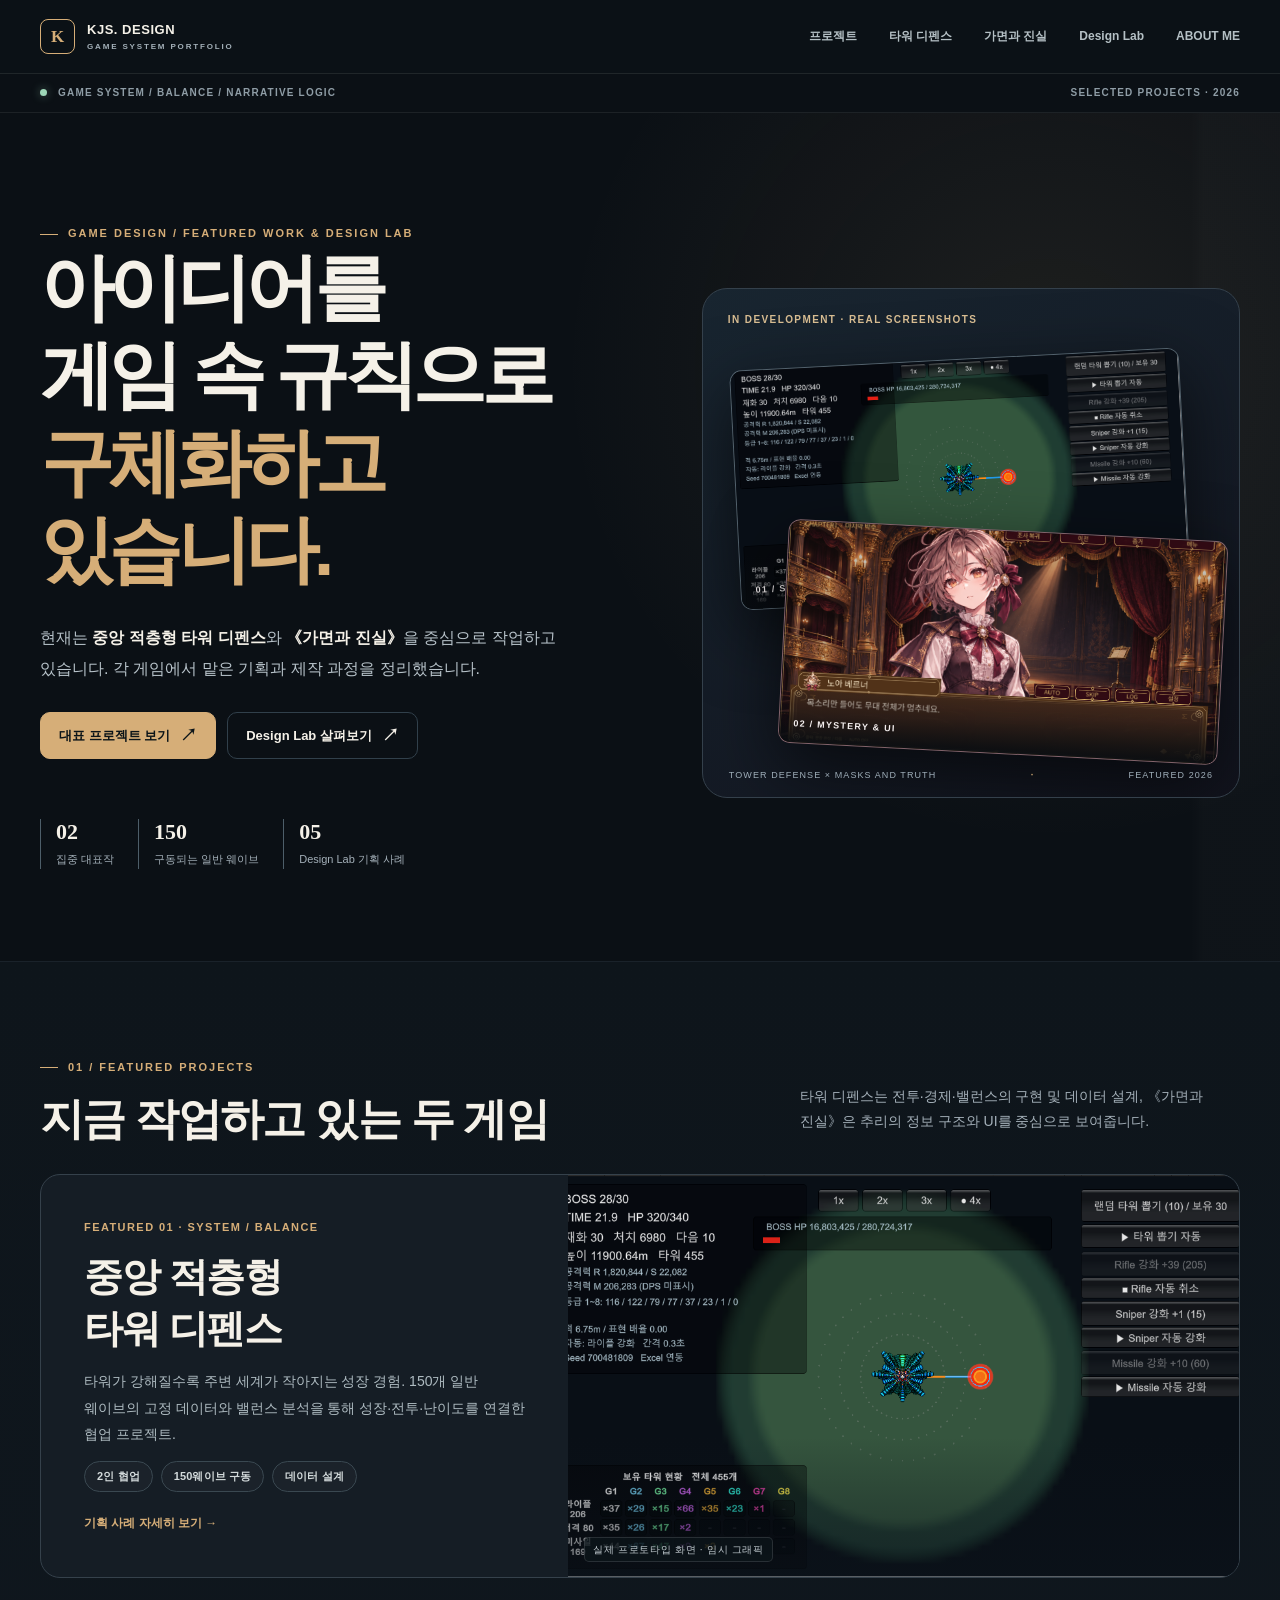
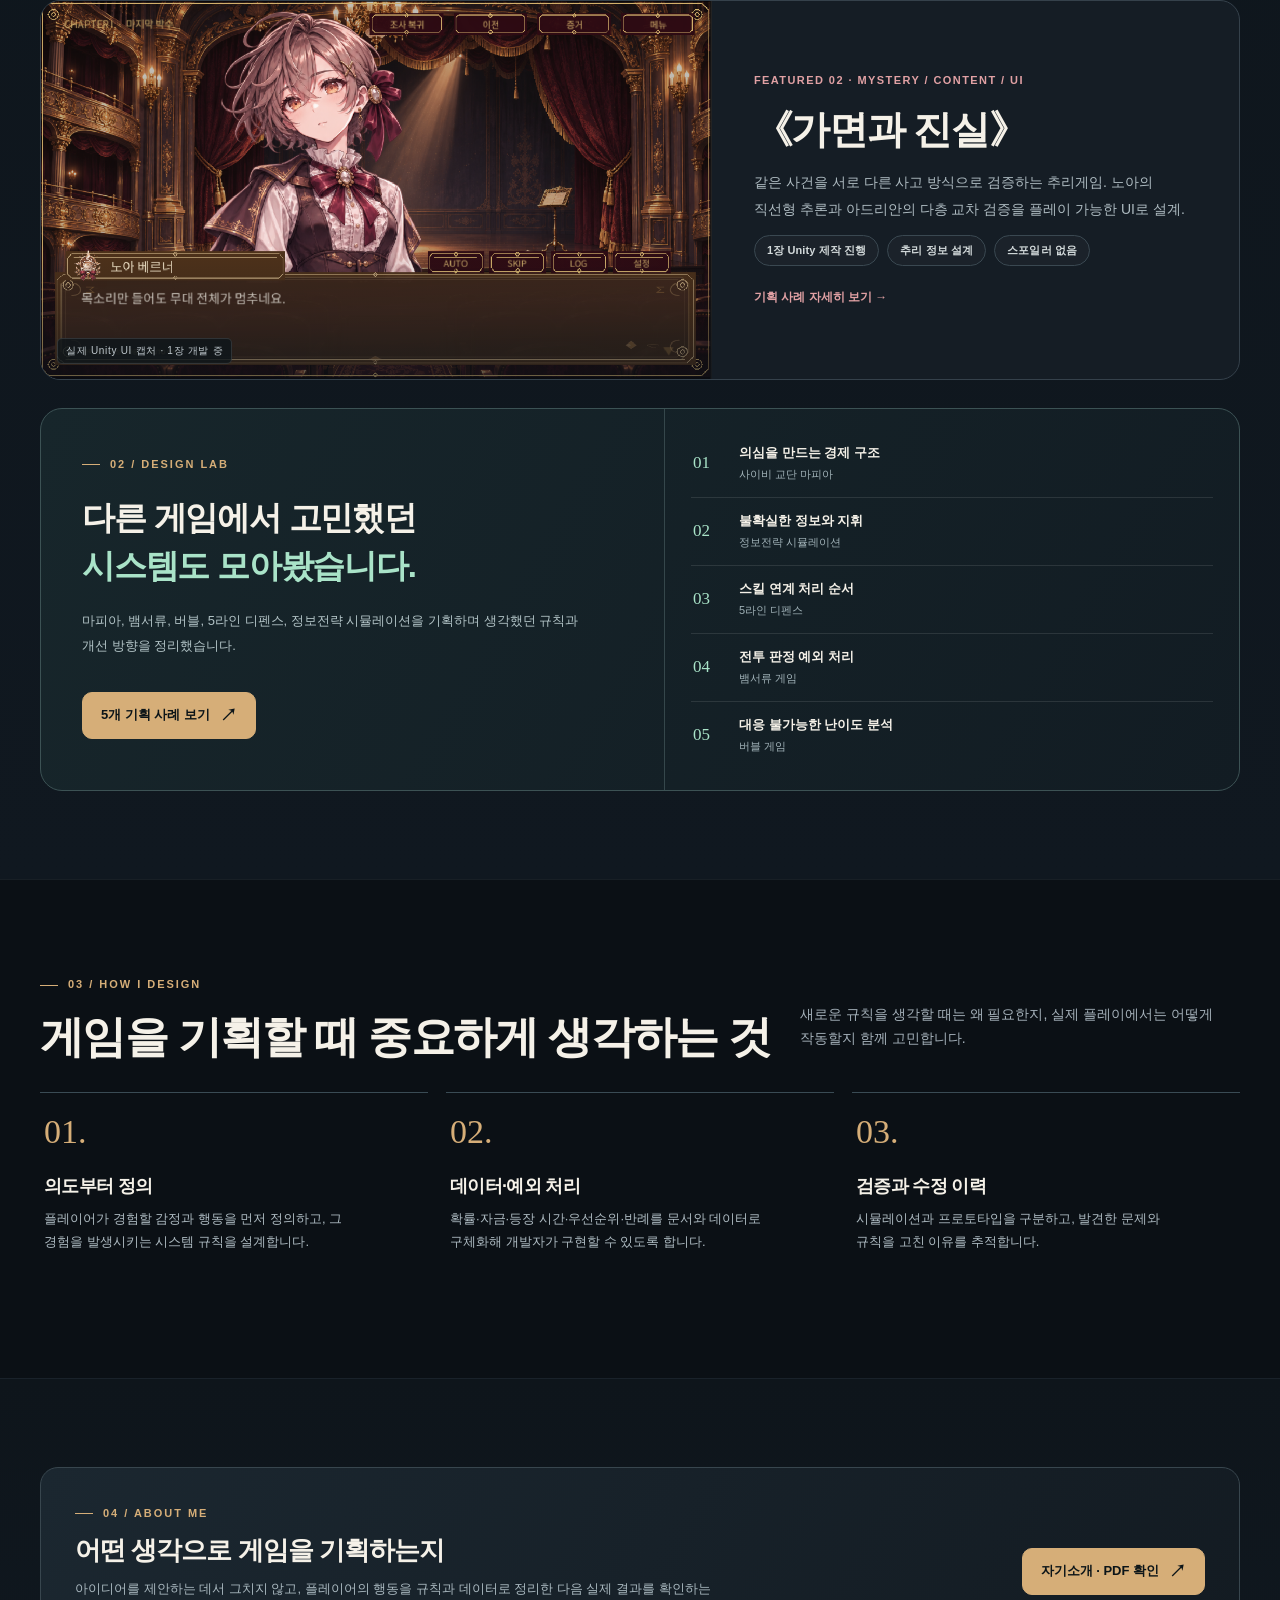
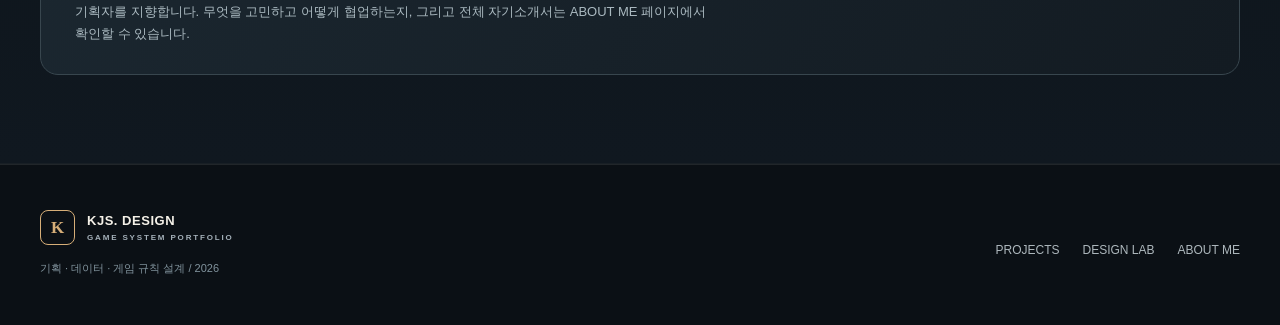
<file: index.html>
<!DOCTYPE html>

<html lang="ko"><head><meta charset="utf-8"/><meta content="width=device-width, initial-scale=1" name="viewport"/><meta content="dark" name="color-scheme"/><meta content="#0b1015" name="theme-color"/><meta content="게임 시스템·콘텐츠 기획 포트폴리오. 대표작: 중앙 적층형 타워 디펜스와 《가면과 진실》. 다섯 가지 기획 연구 사례는 Design Lab에서 확인할 수 있습니다." name="description"/><title>KJS | 게임 시스템·콘텐츠 기획 포트폴리오</title><link href="assets/favicon.svg" rel="icon" type="image/svg+xml"/><link href="assets/site.css" rel="stylesheet"/><script defer="" src="assets/site.js"></script></head><body class=""><a class="skip-link" href="#main">본문 바로가기</a><header class="site-header"><div class="wrap header-inner"><a aria-label="홈으로" class="brand" href="index.html"><span class="brand-mark">K</span><span class="brand-name">KJS. DESIGN<small>GAME SYSTEM PORTFOLIO</small></span></a><button aria-controls="main-nav" aria-expanded="false" aria-label="메뉴 열기" class="menu-toggle" type="button">☰</button><nav aria-label="주 메뉴" class="nav" id="main-nav"><a href="index.html#work">프로젝트</a><a href="projects/tower.html">타워 디펜스</a><a href="projects/masks.html">가면과 진실</a><a href="design-lab.html">Design Lab</a><a href="about.html">ABOUT ME</a></nav></div></header>
<div class="topline"><div class="wrap topline-inner"><span><span class="status-dot"></span> GAME SYSTEM / BALANCE / NARRATIVE LOGIC</span><span>SELECTED PROJECTS · 2026</span></div></div>
<main id="main"><section class="home-hero"><div class="wrap hero-grid"><div class="hero-copy"><div class="kicker">GAME DESIGN / FEATURED WORK &amp; DESIGN LAB</div><h1 class="display">아이디어를<br/>게임 속 규칙으로<br/><em>구체화하고 있습니다.</em></h1><p class="intro">현재는 <b>중앙 적층형 타워 디펜스</b>와 <b>《가면과 진실》</b>을 중심으로 작업하고 있습니다. 각 게임에서 맡은 기획과 제작 과정을 정리했습니다.</p><div class="hero-actions"><a class="btn btn-primary" href="#work">대표 프로젝트 보기 <span class="icon-arr">↗</span></a><a class="btn btn-quiet" href="design-lab.html">Design Lab 살펴보기 <span class="icon-arr">↗</span></a></div><div class="hero-proof"><div class="hero-proof-item"><strong>02</strong><span>집중 대표작</span></div><div class="hero-proof-item"><strong>150</strong><span>구동되는 일반 웨이브</span></div><div class="hero-proof-item"><strong>05</strong><span>Design Lab 기획 사례</span></div></div></div><div aria-label="타워 디펜스 보스 전투와 가면과 진실 대화 UI 실제 게임 화면 모음" class="hero-art" role="img"><div class="hero-showcase-title">IN DEVELOPMENT · REAL SCREENSHOTS</div>
<div class="hero-shot hero-shot-tower"><img alt="타워 디펜스 실제 보스 전투 화면" loading="eager" src="media/tower_boss_combat.png"/><span>01 / SYSTEM &amp; BALANCE</span></div>
<div class="hero-shot hero-shot-masks"><img alt="가면과 진실 노아 대화 UI 실제 화면" loading="eager" src="media/masks_dialogue.png"/><span>02 / MYSTERY &amp; UI</span></div>
<div class="hero-showcase-foot">TOWER DEFENSE × MASKS AND TRUTH <b>·</b> FEATURED 2026</div></div></div></section>
<section class="section section-shade" id="work"><div class="wrap"><div class="section-head"><div><div class="kicker">01 / FEATURED PROJECTS</div><h2 class="section-heading" style="margin-top:13px">지금 작업하고 있는 두 게임</h2></div><p class="section-sub">타워 디펜스는 전투·경제·밸런스의 구현 및 데이터 설계, 《가면과 진실》은 추리의 정보 구조와 UI를 중심으로 보여줍니다.</p></div><div class="showcase-grid dual">
<a class="project-card featured" data-live-image="tower" href="projects/tower.html"><div class="card-content"><div class="card-kicker">FEATURED 01 · SYSTEM / BALANCE</div><h3>중앙 적층형<br/>타워 디펜스</h3><p>타워가 강해질수록 주변 세계가 작아지는 성장 경험. 150개 일반 웨이브의 고정 데이터와 밸런스 분석을 통해 성장·전투·난이도를 연결한 협업 프로젝트.</p><div class="tag-row"><span class="pill">2인 협업</span><span class="pill">150웨이브 구동</span><span class="pill">데이터 설계</span></div><span class="more">기획 사례 자세히 보기 →</span></div><div class="card-visual"><img alt="중앙 적층형 타워 디펜스 실제 보스 전투 화면" decoding="async" loading="lazy" src="media/tower_boss_combat.png"/><span class="image-label">실제 프로토타입 화면 · 임시 그래픽</span></div></a>
<a class="project-card featured masks-card" data-live-image="masks" href="projects/masks.html"><div class="card-visual"><img alt="가면과 진실의 실제 대화 UI 화면" decoding="async" loading="lazy" src="media/masks_dialogue.png"/><span class="image-label">실제 Unity UI 캡처 · 1장 개발 중</span></div><div class="card-content"><div class="card-kicker">FEATURED 02 · MYSTERY / CONTENT / UI</div><h3>《가면과 진실》</h3><p>같은 사건을 서로 다른 사고 방식으로 검증하는 추리게임. 노아의 직선형 추론과 아드리안의 다층 교차 검증을 플레이 가능한 UI로 설계.</p><div class="tag-row"><span class="pill">1장 Unity 제작 진행</span><span class="pill">추리 정보 설계</span><span class="pill">스포일러 없음</span></div><span class="more">기획 사례 자세히 보기 →</span></div></a>
</div><div aria-label="시스템 설계 연구 모음" class="lab-feature">
<div class="lab-feature-main">
<div class="kicker">02 / DESIGN LAB</div>
<h3>다른 게임에서 고민했던<br/><em>시스템도 모아봤습니다.</em></h3>
<p>마피아, 뱀서류, 버블, 5라인 디펜스, 정보전략 시뮬레이션을 기획하며 생각했던 규칙과 개선 방향을 정리했습니다.</p>
<a class="btn btn-primary" href="design-lab.html">5개 기획 사례 보기 <span class="icon-arr">↗</span></a>
</div>
<div aria-label="기획 사례 주제" class="lab-feature-list">
<div><span>01</span><strong>의심을 만드는 경제 구조</strong><small>사이비 교단 마피아</small></div>
<div><span>02</span><strong>불확실한 정보와 지휘</strong><small>정보전략 시뮬레이션</small></div>
<div><span>03</span><strong>스킬 연계 처리 순서</strong><small>5라인 디펜스</small></div>
<div><span>04</span><strong>전투 판정 예외 처리</strong><small>뱀서류 게임</small></div>
<div><span>05</span><strong>대응 불가능한 난이도 분석</strong><small>버블 게임</small></div>
</div></div></div></section>
<section class="section" id="approach"><div class="wrap"><div class="section-head"><div><div class="kicker">03 / HOW I DESIGN</div><h2 class="section-heading" style="margin-top:13px">게임을 기획할 때 중요하게 생각하는 것</h2></div><p class="section-sub">새로운 규칙을 생각할 때는 왜 필요한지, 실제 플레이에서는 어떻게 작동할지 함께 고민합니다.</p></div><div class="method-grid"><div class="method"><div class="method-number">01.</div><h3>의도부터 정의</h3><p>플레이어가 경험할 감정과 행동을 먼저 정의하고, 그 경험을 발생시키는 시스템 규칙을 설계합니다.</p></div><div class="method"><div class="method-number">02.</div><h3>데이터·예외 처리</h3><p>확률·자금·등장 시간·우선순위·반례를 문서와 데이터로 구체화해 개발자가 구현할 수 있도록 합니다.</p></div><div class="method"><div class="method-number">03.</div><h3>검증과 수정 이력</h3><p>시뮬레이션과 프로토타입을 구분하고, 발견한 문제와 규칙을 고친 이유를 추적합니다.</p></div></div></div></section>
<section class="section section-shade" id="about"><div class="wrap"><div class="about-strip"><div><div class="kicker">04 / ABOUT ME</div><h2>어떤 생각으로 게임을 기획하는지</h2><p>아이디어를 제안하는 데서 그치지 않고, 플레이어의 행동을 규칙과 데이터로 정리한 다음 실제 결과를 확인하는 기획자를 지향합니다. 무엇을 고민하고 어떻게 협업하는지, 그리고 전체 자기소개서는 ABOUT ME 페이지에서 확인할 수 있습니다.</p></div><a class="btn btn-primary" href="about.html">자기소개 · PDF 확인 <span class="icon-arr">↗</span></a></div></div></section></main>
<footer class="site-footer"><div class="wrap footer-grid"><div><a class="brand" href="index.html"><span class="brand-mark">K</span><span class="brand-name">KJS. DESIGN<small>GAME SYSTEM PORTFOLIO</small></span></a><p class="footer-note" style="margin-top:14px">기획 · 데이터 · 게임 규칙 설계 / 2026</p></div><div class="footer-links"><a href="index.html#work">PROJECTS</a><a href="design-lab.html">DESIGN LAB</a><a href="about.html">ABOUT ME</a></div></div></footer></body></html>
</file>
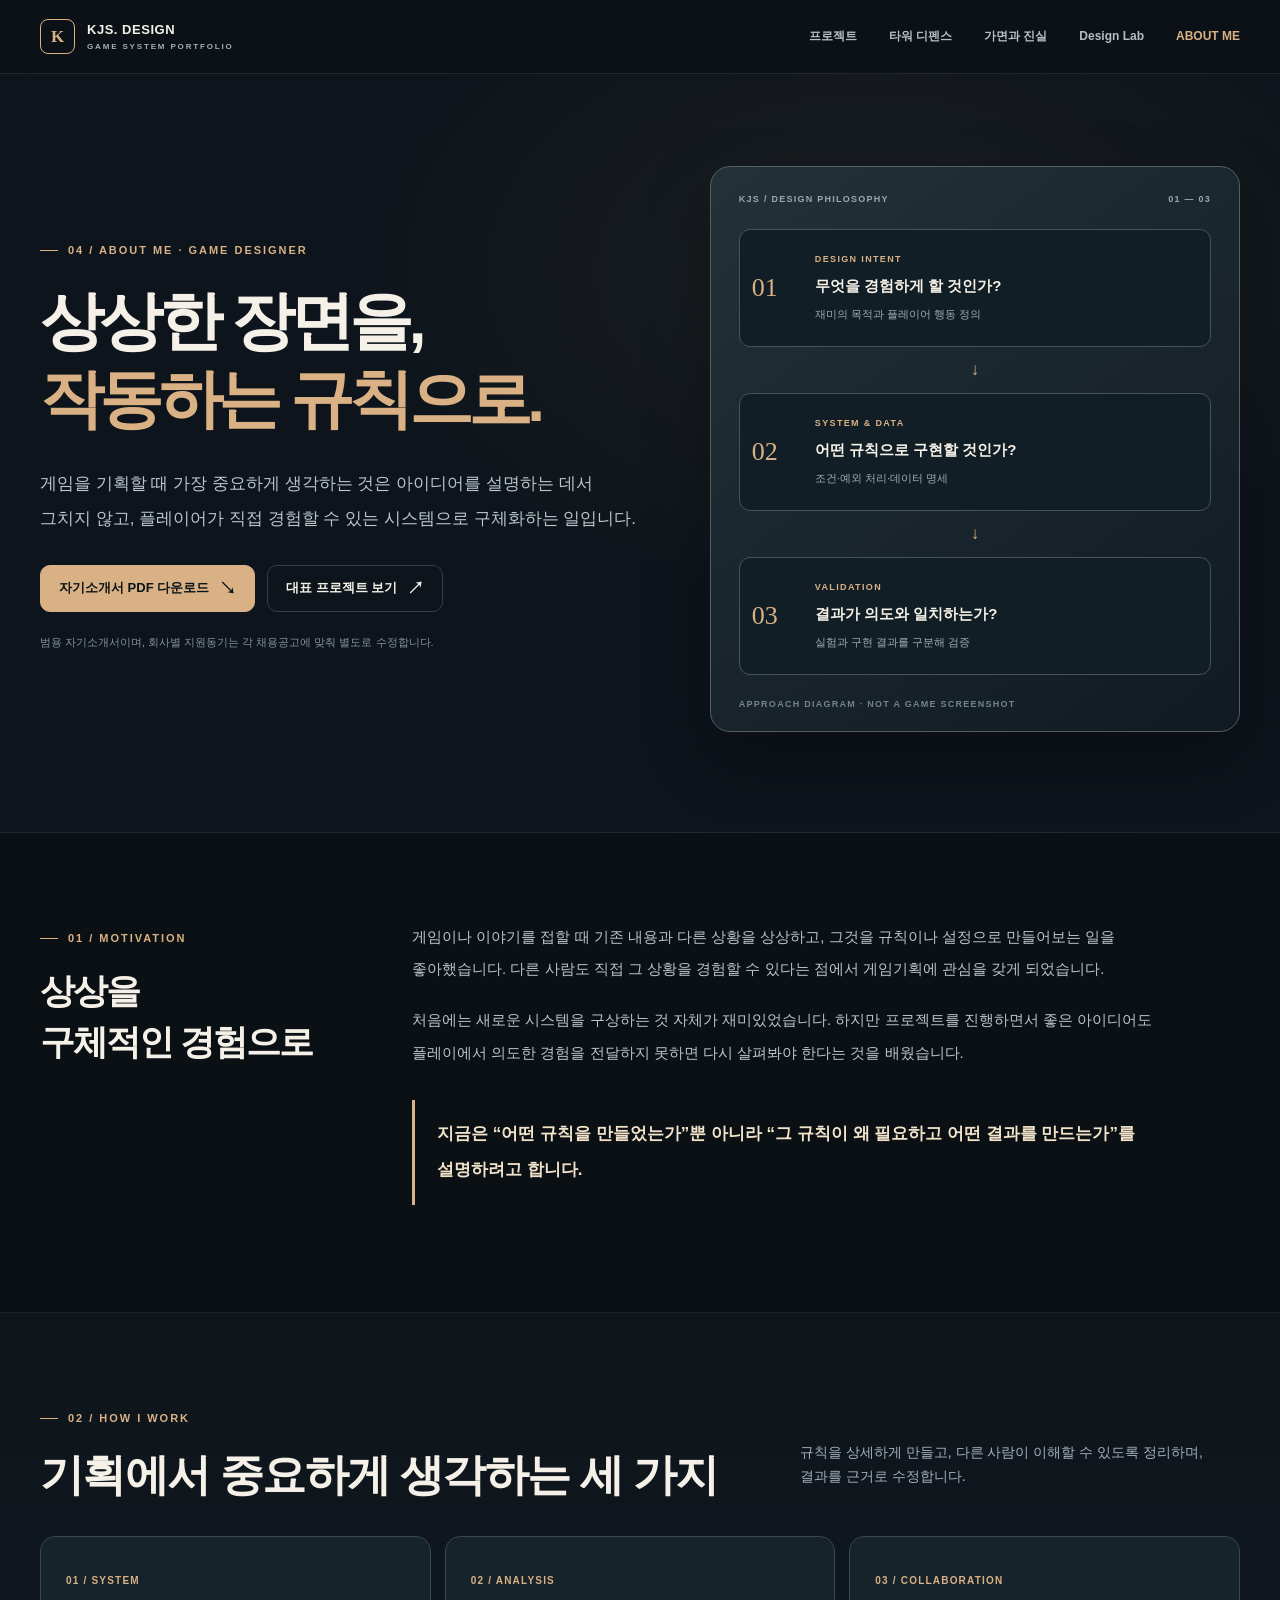
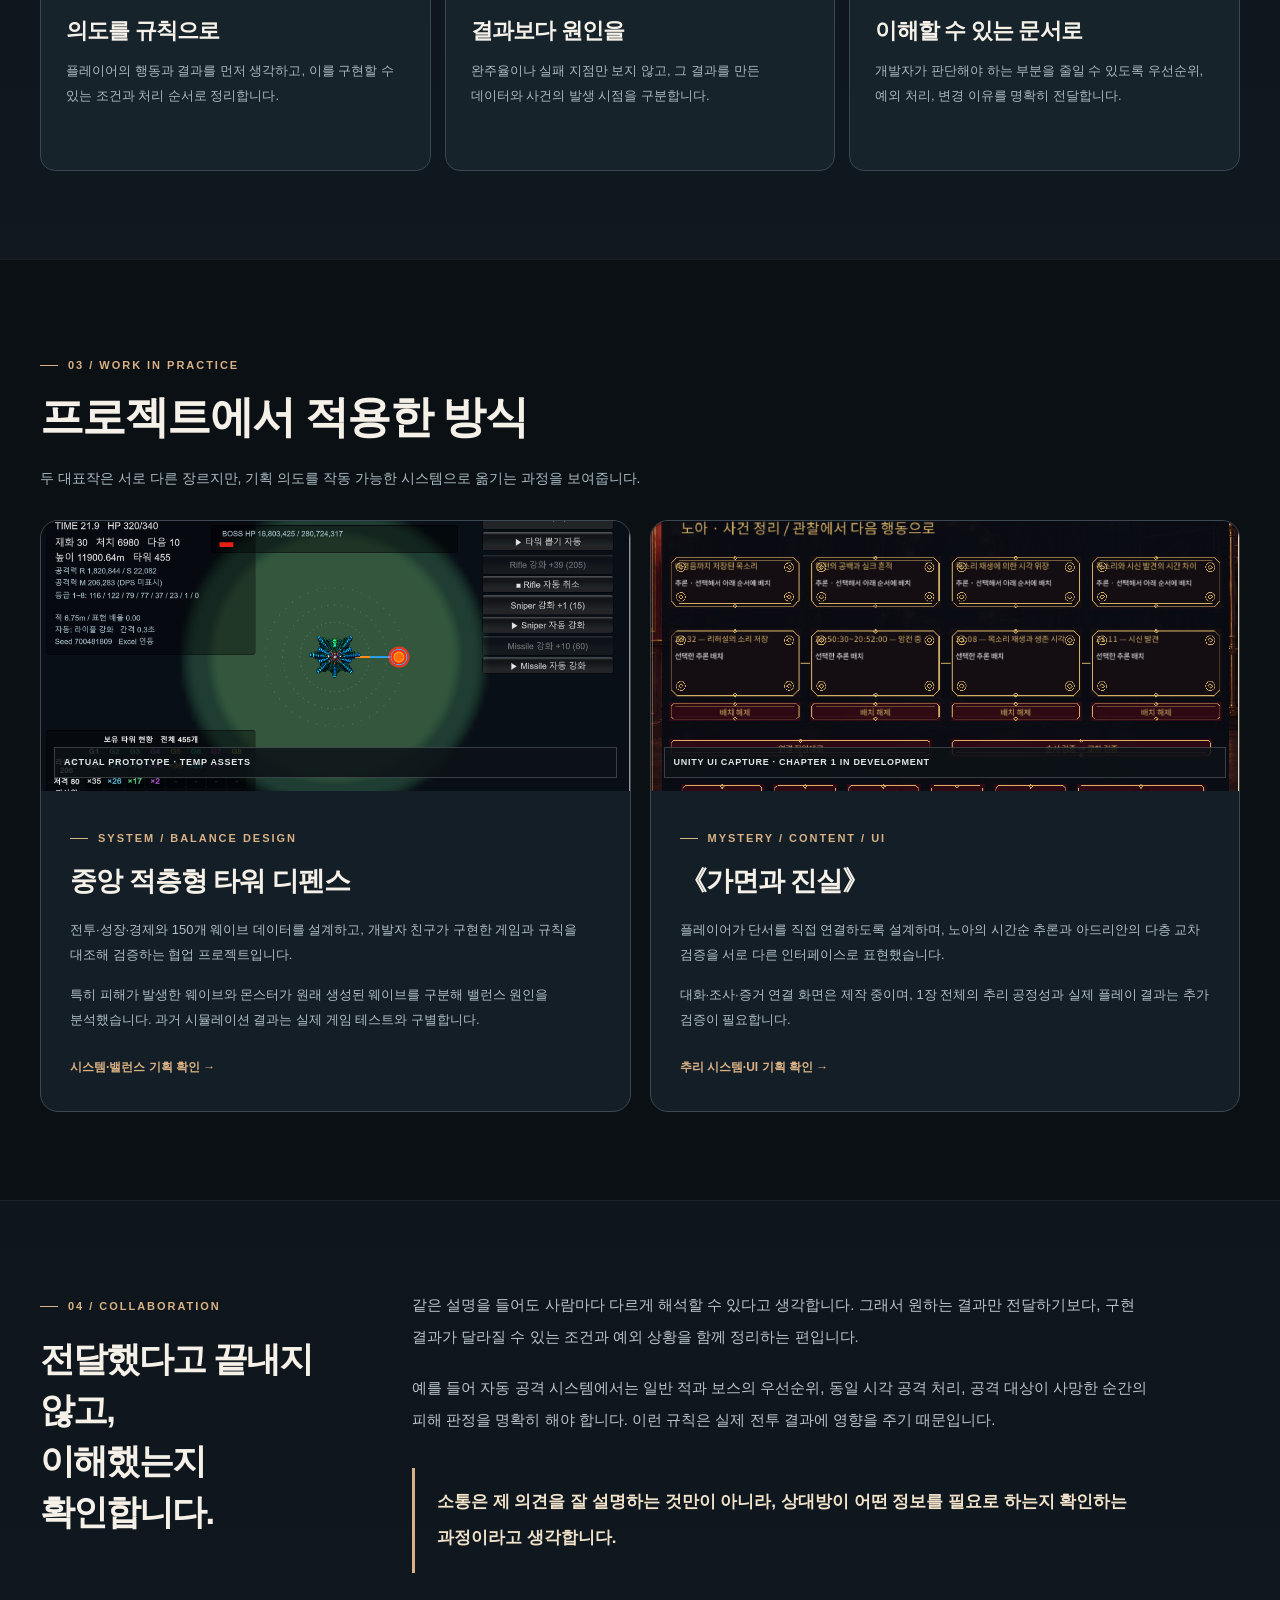
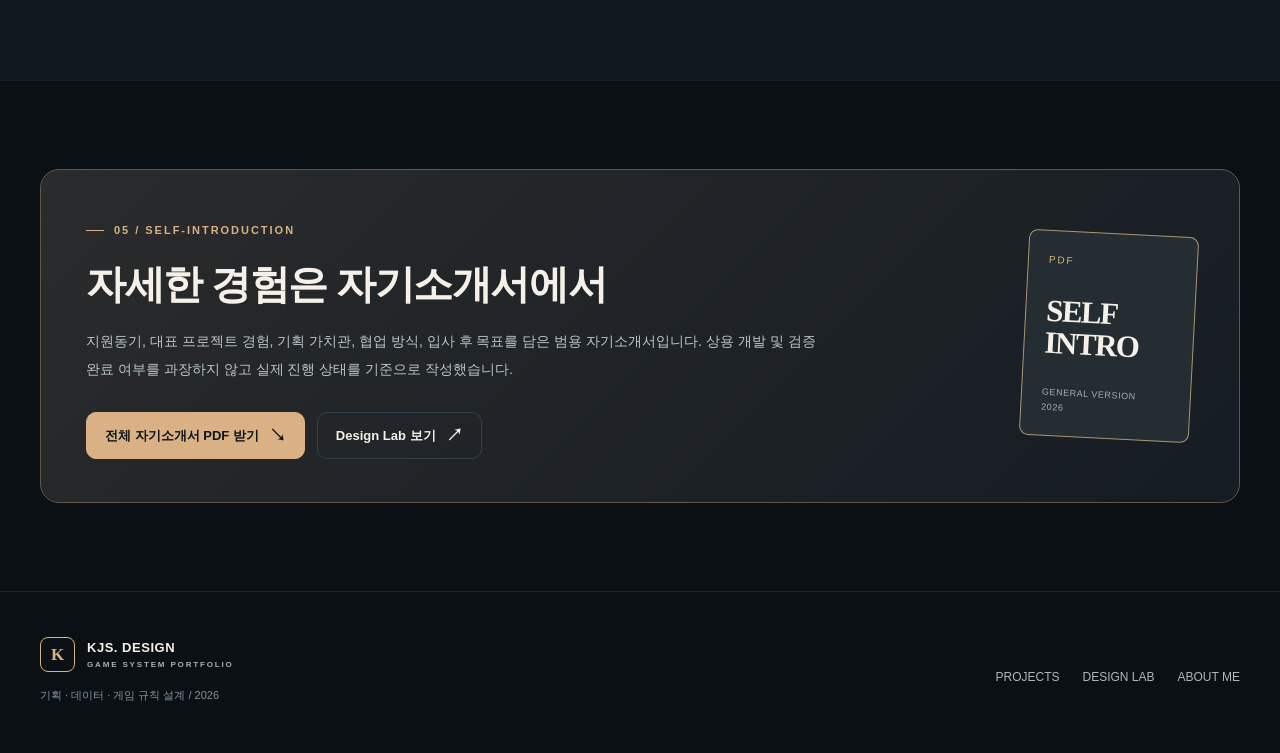
<file: about.html>
<!doctype html>
<html lang="ko"><head><meta charset="utf-8"><meta name="viewport" content="width=device-width, initial-scale=1">
<meta name="theme-color" content="#0b1015"><meta name="color-scheme" content="dark">
<meta name="description" content="게임 시스템·콘텐츠 기획자 소개. 기획 가치관, 데이터 기반 문제 분석, 개발 협업, 자기소개서 PDF.">
<title>ABOUT ME | KJS 게임기획 포트폴리오</title>
<link rel="icon" type="image/svg+xml" href="assets/favicon.svg"><link rel="stylesheet" href="assets/site.css"><script defer src="assets/site.js"></script></head>
<body class="theme-about"><a class="skip-link" href="#main">본문 바로가기</a>
<header class="site-header"><div class="wrap header-inner"><a class="brand" href="index.html" aria-label="홈으로"><span class="brand-mark">K</span><span class="brand-name">KJS. DESIGN<small>GAME SYSTEM PORTFOLIO</small></span></a><button class="menu-toggle" type="button" aria-controls="main-nav" aria-expanded="false" aria-label="메뉴 열기">☰</button><nav class="nav" aria-label="주 메뉴" id="main-nav"><a href="index.html#work">프로젝트</a><a href="projects/tower.html">타워 디펜스</a><a href="projects/masks.html">가면과 진실</a><a href="design-lab.html">Design Lab</a><a href="about.html" aria-current="page">ABOUT ME</a></nav></div></header>
<main id="main">
<section class="about-hero"><div class="wrap about-hero-layout"><div class="about-hero-copy"><div class="kicker">04 / ABOUT ME · GAME DESIGNER</div><h1>상상한 장면을,<br><em>작동하는 규칙으로.</em></h1><p>게임을 기획할 때 가장 중요하게 생각하는 것은 아이디어를 설명하는 데서 그치지 않고, 플레이어가 직접 경험할 수 있는 시스템으로 구체화하는 일입니다.</p><div class="about-actions"><a class="btn btn-primary" href="documents/game_designer_self_introduction.pdf" download>자기소개서 PDF 다운로드 <span class="icon-arr">↘</span></a><a class="btn btn-quiet" href="index.html#work">대표 프로젝트 보기 <span class="icon-arr">↗</span></a></div><p class="about-hero-note">범용 자기소개서이며, 회사별 지원동기는 각 채용공고에 맞춰 별도로 수정합니다.</p></div><div class="about-identity" aria-label="기획 접근 방식을 나타내는 도식"><div class="about-identity-top"><span>KJS / DESIGN PHILOSOPHY</span><span>01 — 03</span></div><div class="about-identity-core"><div class="identity-num">01</div><div><small>DESIGN INTENT</small><strong>무엇을 경험하게 할 것인가?</strong><span>재미의 목적과 플레이어 행동 정의</span></div></div><div class="about-identity-mid">↓</div><div class="about-identity-core"><div class="identity-num">02</div><div><small>SYSTEM &amp; DATA</small><strong>어떤 규칙으로 구현할 것인가?</strong><span>조건·예외 처리·데이터 명세</span></div></div><div class="about-identity-mid">↓</div><div class="about-identity-core"><div class="identity-num">03</div><div><small>VALIDATION</small><strong>결과가 의도와 일치하는가?</strong><span>실험과 구현 결과를 구분해 검증</span></div></div><div class="about-identity-foot">APPROACH DIAGRAM · NOT A GAME SCREENSHOT</div></div></div></section>
<section class="section about-section" id="motivation"><div class="wrap about-text-layout"><div class="about-side"><div class="kicker">01 / MOTIVATION</div><h2>상상을<br>구체적인 경험으로</h2></div><div class="about-essay"><p>게임이나 이야기를 접할 때 기존 내용과 다른 상황을 상상하고, 그것을 규칙이나 설정으로 만들어보는 일을 좋아했습니다. 다른 사람도 직접 그 상황을 경험할 수 있다는 점에서 게임기획에 관심을 갖게 되었습니다.</p><p>처음에는 새로운 시스템을 구상하는 것 자체가 재미있었습니다. 하지만 프로젝트를 진행하면서 좋은 아이디어도 플레이에서 의도한 경험을 전달하지 못하면 다시 살펴봐야 한다는 것을 배웠습니다.</p><p class="about-emphasis">지금은 “어떤 규칙을 만들었는가”뿐 아니라 “그 규칙이 왜 필요하고 어떤 결과를 만드는가”를 설명하려고 합니다.</p></div></div></section>
<section class="section section-shade about-values" id="approach"><div class="wrap"><div class="kicker">02 / HOW I WORK</div><div class="section-head" style="margin-top:12px"><h2 class="section-heading">기획에서 중요하게 생각하는 세 가지</h2><p class="section-sub">규칙을 상세하게 만들고, 다른 사람이 이해할 수 있도록 정리하며, 결과를 근거로 수정합니다.</p></div><div class="about-value-grid"><article><span>01 / SYSTEM</span><h3>의도를 규칙으로</h3><p>플레이어의 행동과 결과를 먼저 생각하고, 이를 구현할 수 있는 조건과 처리 순서로 정리합니다.</p></article><article><span>02 / ANALYSIS</span><h3>결과보다 원인을</h3><p>완주율이나 실패 지점만 보지 않고, 그 결과를 만든 데이터와 사건의 발생 시점을 구분합니다.</p></article><article><span>03 / COLLABORATION</span><h3>이해할 수 있는 문서로</h3><p>개발자가 판단해야 하는 부분을 줄일 수 있도록 우선순위, 예외 처리, 변경 이유를 명확히 전달합니다.</p></article></div></div></section>
<section class="section about-proof" id="experience"><div class="wrap"><div class="kicker">03 / WORK IN PRACTICE</div><h2 class="section-heading" style="margin-top:13px">프로젝트에서 적용한 방식</h2><p class="about-proof-lead">두 대표작은 서로 다른 장르지만, 기획 의도를 작동 가능한 시스템으로 옮기는 과정을 보여줍니다.</p><div class="about-proof-grid"><article class="about-proof-card"><div class="about-proof-image"><img src="media/tower_boss_combat.png" alt="중앙 적층형 타워 디펜스 실제 보스 전투 화면" loading="lazy"><span>ACTUAL PROTOTYPE · TEMP ASSETS</span></div><div class="about-proof-content"><div class="kicker">SYSTEM / BALANCE DESIGN</div><h3>중앙 적층형 타워 디펜스</h3><p>전투·성장·경제와 150개 웨이브 데이터를 설계하고, 개발자 친구가 구현한 게임과 규칙을 대조해 검증하는 협업 프로젝트입니다.</p><p>특히 피해가 발생한 웨이브와 몬스터가 원래 생성된 웨이브를 구분해 밸런스 원인을 분석했습니다. 과거 시뮬레이션 결과는 실제 게임 테스트와 구별합니다.</p><a href="projects/tower.html" class="about-proof-link">시스템·밸런스 기획 확인 →</a></div></article><article class="about-proof-card"><div class="about-proof-image"><img src="media/masks_noah_reasoning.png" alt="가면과 진실 노아의 사건 정리 UI 이미지" loading="lazy"><span>UNITY UI CAPTURE · CHAPTER 1 IN DEVELOPMENT</span></div><div class="about-proof-content"><div class="kicker">MYSTERY / CONTENT / UI</div><h3>《가면과 진실》</h3><p>플레이어가 단서를 직접 연결하도록 설계하며, 노아의 시간순 추론과 아드리안의 다층 교차 검증을 서로 다른 인터페이스로 표현했습니다.</p><p>대화·조사·증거 연결 화면은 제작 중이며, 1장 전체의 추리 공정성과 실제 플레이 결과는 추가 검증이 필요합니다.</p><a href="projects/masks.html" class="about-proof-link">추리 시스템·UI 기획 확인 →</a></div></article></div></div></section>
<section class="section section-shade" id="collaboration"><div class="wrap about-text-layout"><div class="about-side"><div class="kicker">04 / COLLABORATION</div><h2>전달했다고 끝내지 않고,<br>이해했는지 확인합니다.</h2></div><div class="about-essay"><p>같은 설명을 들어도 사람마다 다르게 해석할 수 있다고 생각합니다. 그래서 원하는 결과만 전달하기보다, 구현 결과가 달라질 수 있는 조건과 예외 상황을 함께 정리하는 편입니다.</p><p>예를 들어 자동 공격 시스템에서는 일반 적과 보스의 우선순위, 동일 시각 공격 처리, 공격 대상이 사망한 순간의 피해 판정을 명확히 해야 합니다. 이런 규칙은 실제 전투 결과에 영향을 주기 때문입니다.</p><p class="about-emphasis">소통은 제 의견을 잘 설명하는 것만이 아니라, 상대방이 어떤 정보를 필요로 하는지 확인하는 과정이라고 생각합니다.</p></div></div></section>
<section class="section about-cta"><div class="wrap"><div class="about-cta-panel"><div><div class="kicker">05 / SELF-INTRODUCTION</div><h2>자세한 경험은 자기소개서에서</h2><p>지원동기, 대표 프로젝트 경험, 기획 가치관, 협업 방식, 입사 후 목표를 담은 범용 자기소개서입니다. 상용 개발 및 검증 완료 여부를 과장하지 않고 실제 진행 상태를 기준으로 작성했습니다.</p><div class="about-actions"><a class="btn btn-primary" href="documents/game_designer_self_introduction.pdf" download>전체 자기소개서 PDF 받기 <span class="icon-arr">↘</span></a><a class="btn btn-quiet" href="design-lab.html">Design Lab 보기 <span class="icon-arr">↗</span></a></div></div><div class="about-pdf-stamp" aria-hidden="true"><span>PDF</span><strong>SELF<br>INTRO</strong><small>GENERAL VERSION<br>2026</small></div></div></div></section>
</main>
<footer class="site-footer"><div class="wrap footer-grid"><div><a class="brand" href="index.html"><span class="brand-mark">K</span><span class="brand-name">KJS. DESIGN<small>GAME SYSTEM PORTFOLIO</small></span></a><p class="footer-note" style="margin-top:14px">기획 · 데이터 · 게임 규칙 설계 / 2026</p></div><div class="footer-links"><a href="index.html#work">PROJECTS</a><a href="design-lab.html">DESIGN LAB</a><a href="about.html">ABOUT ME</a></div></div></footer>
</body></html>
</file>
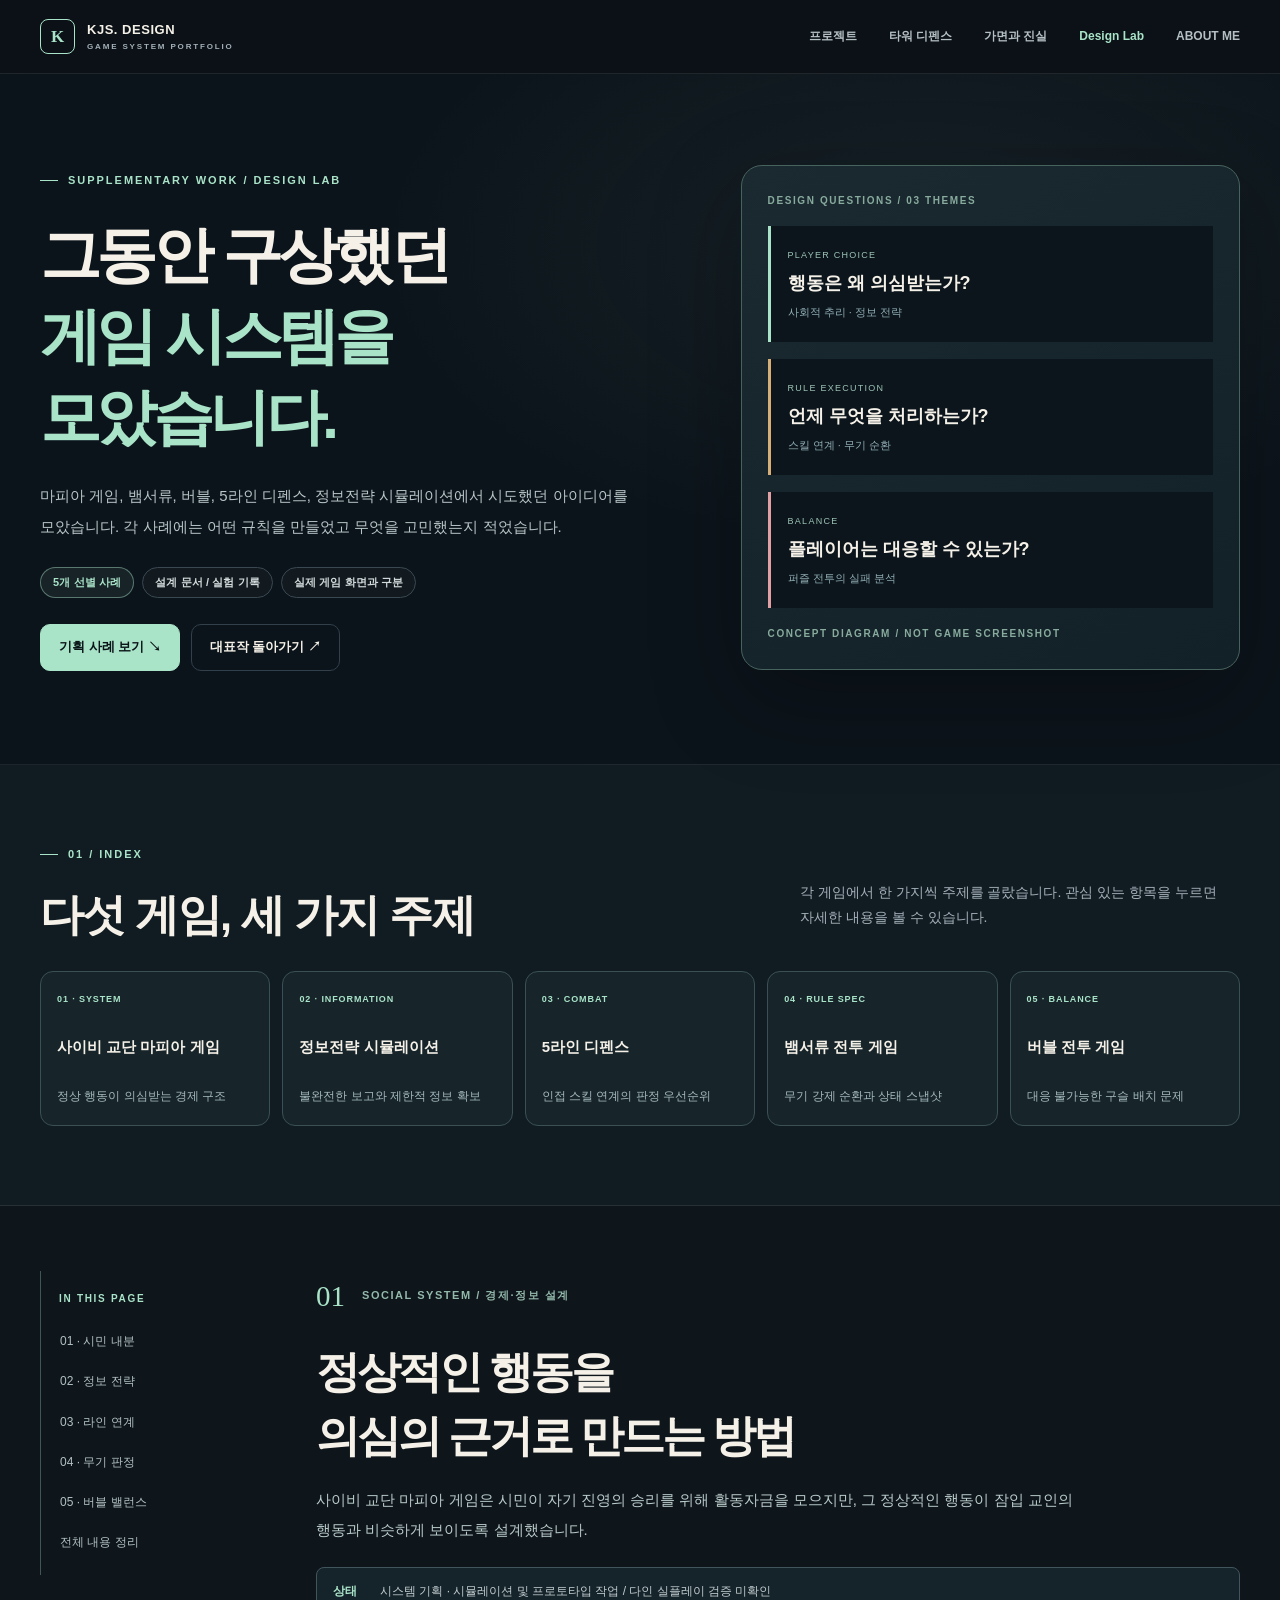
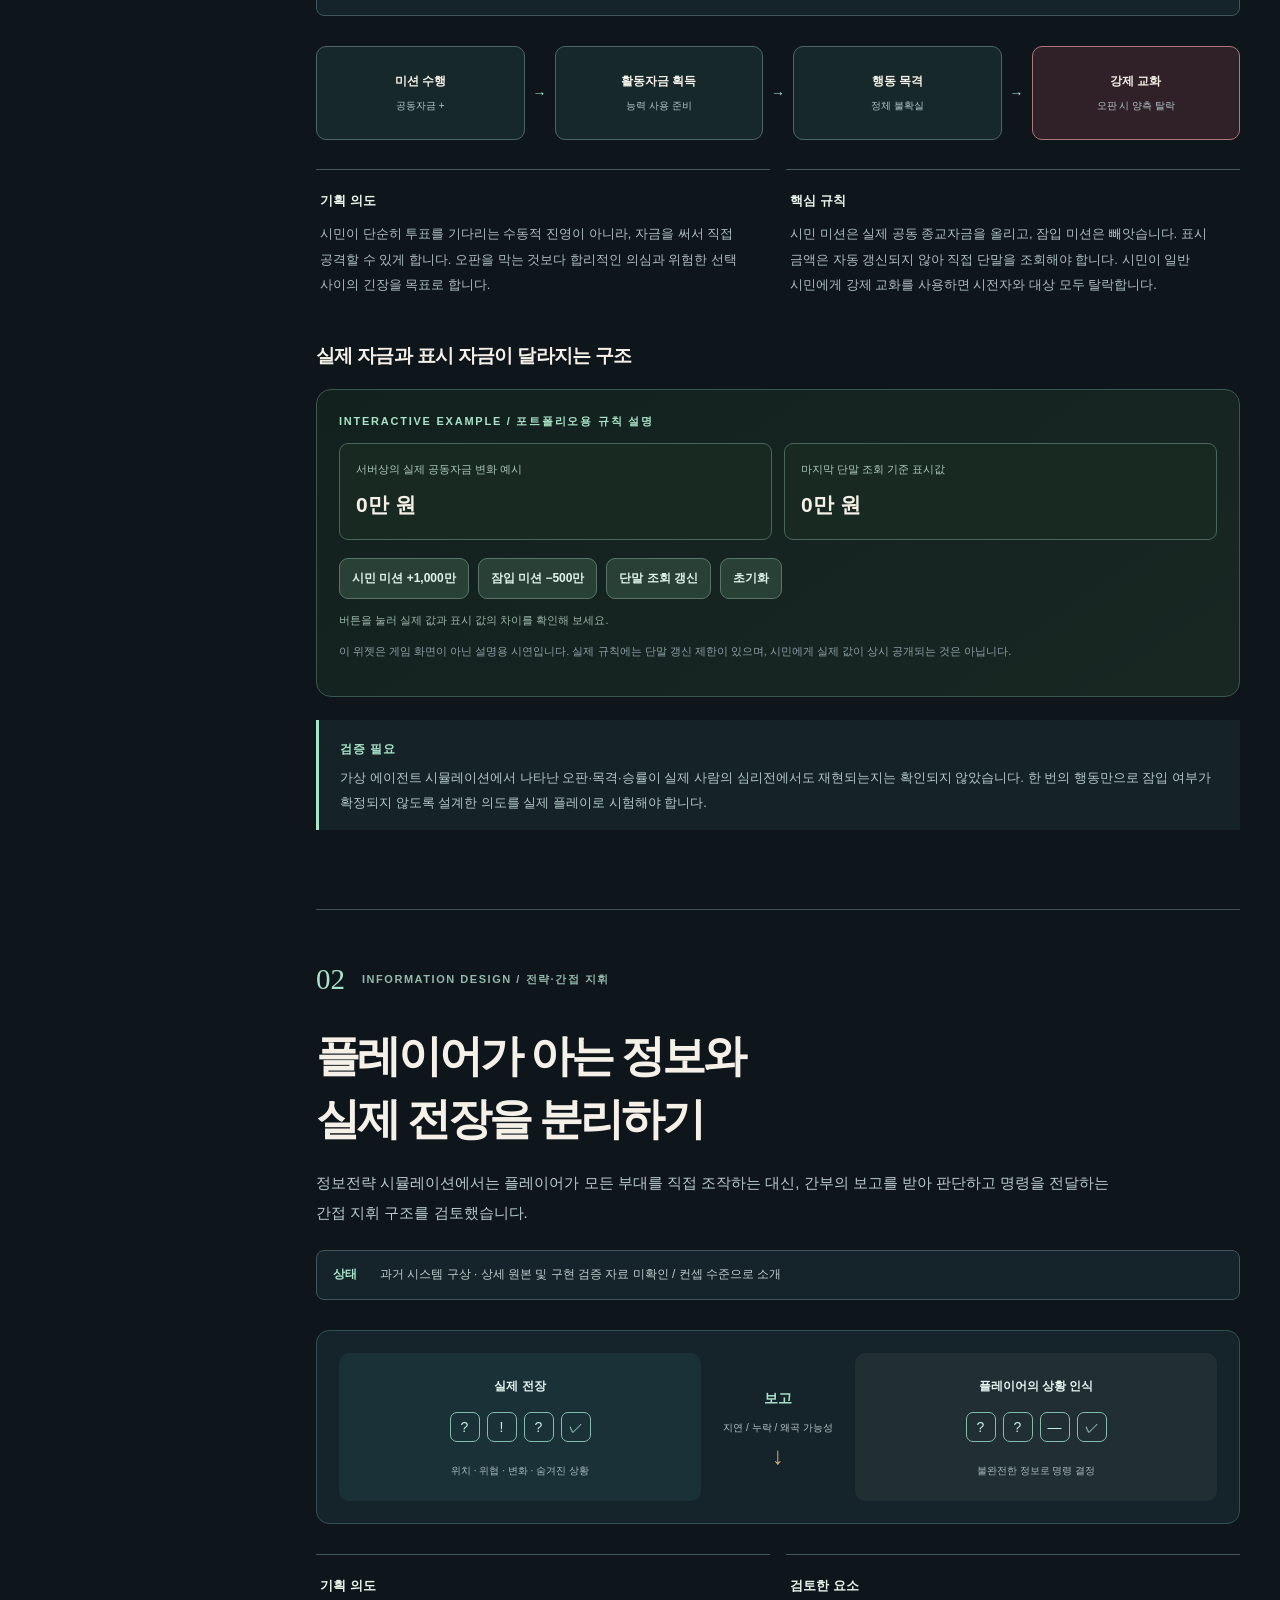
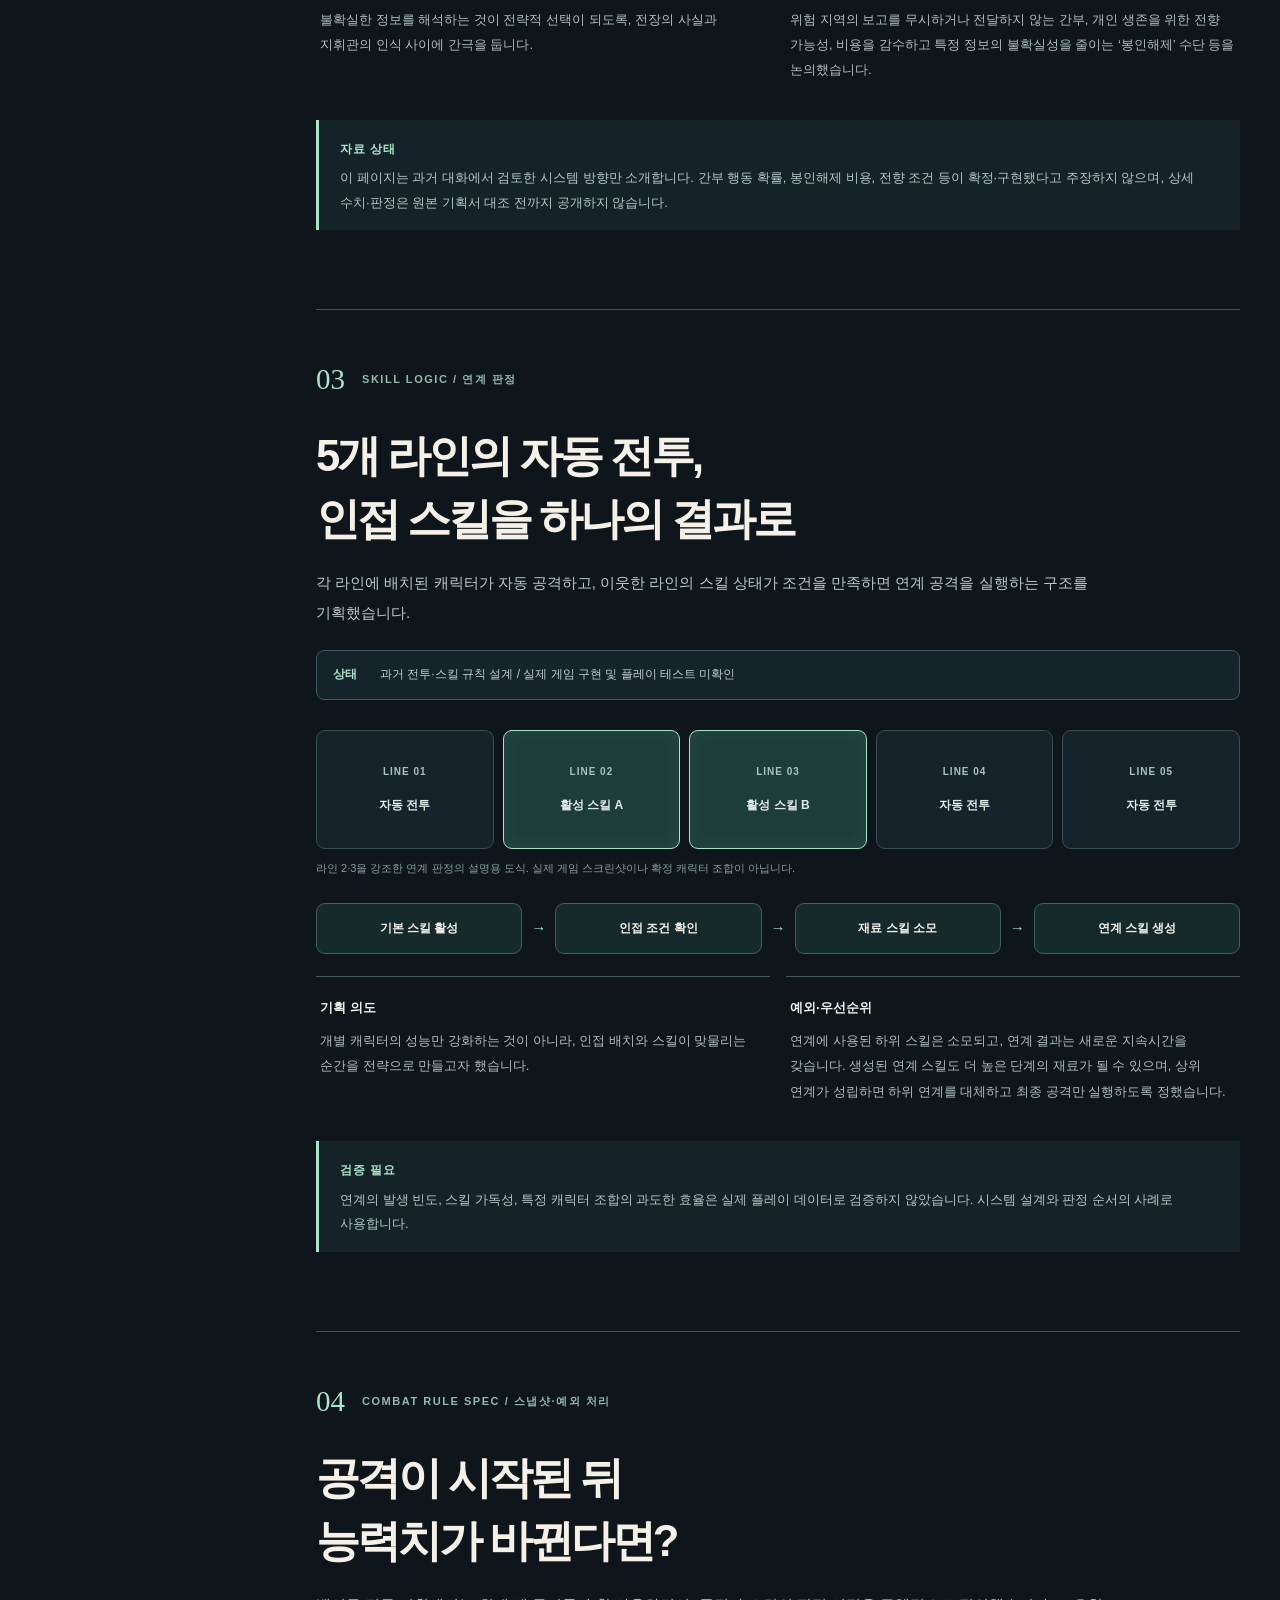
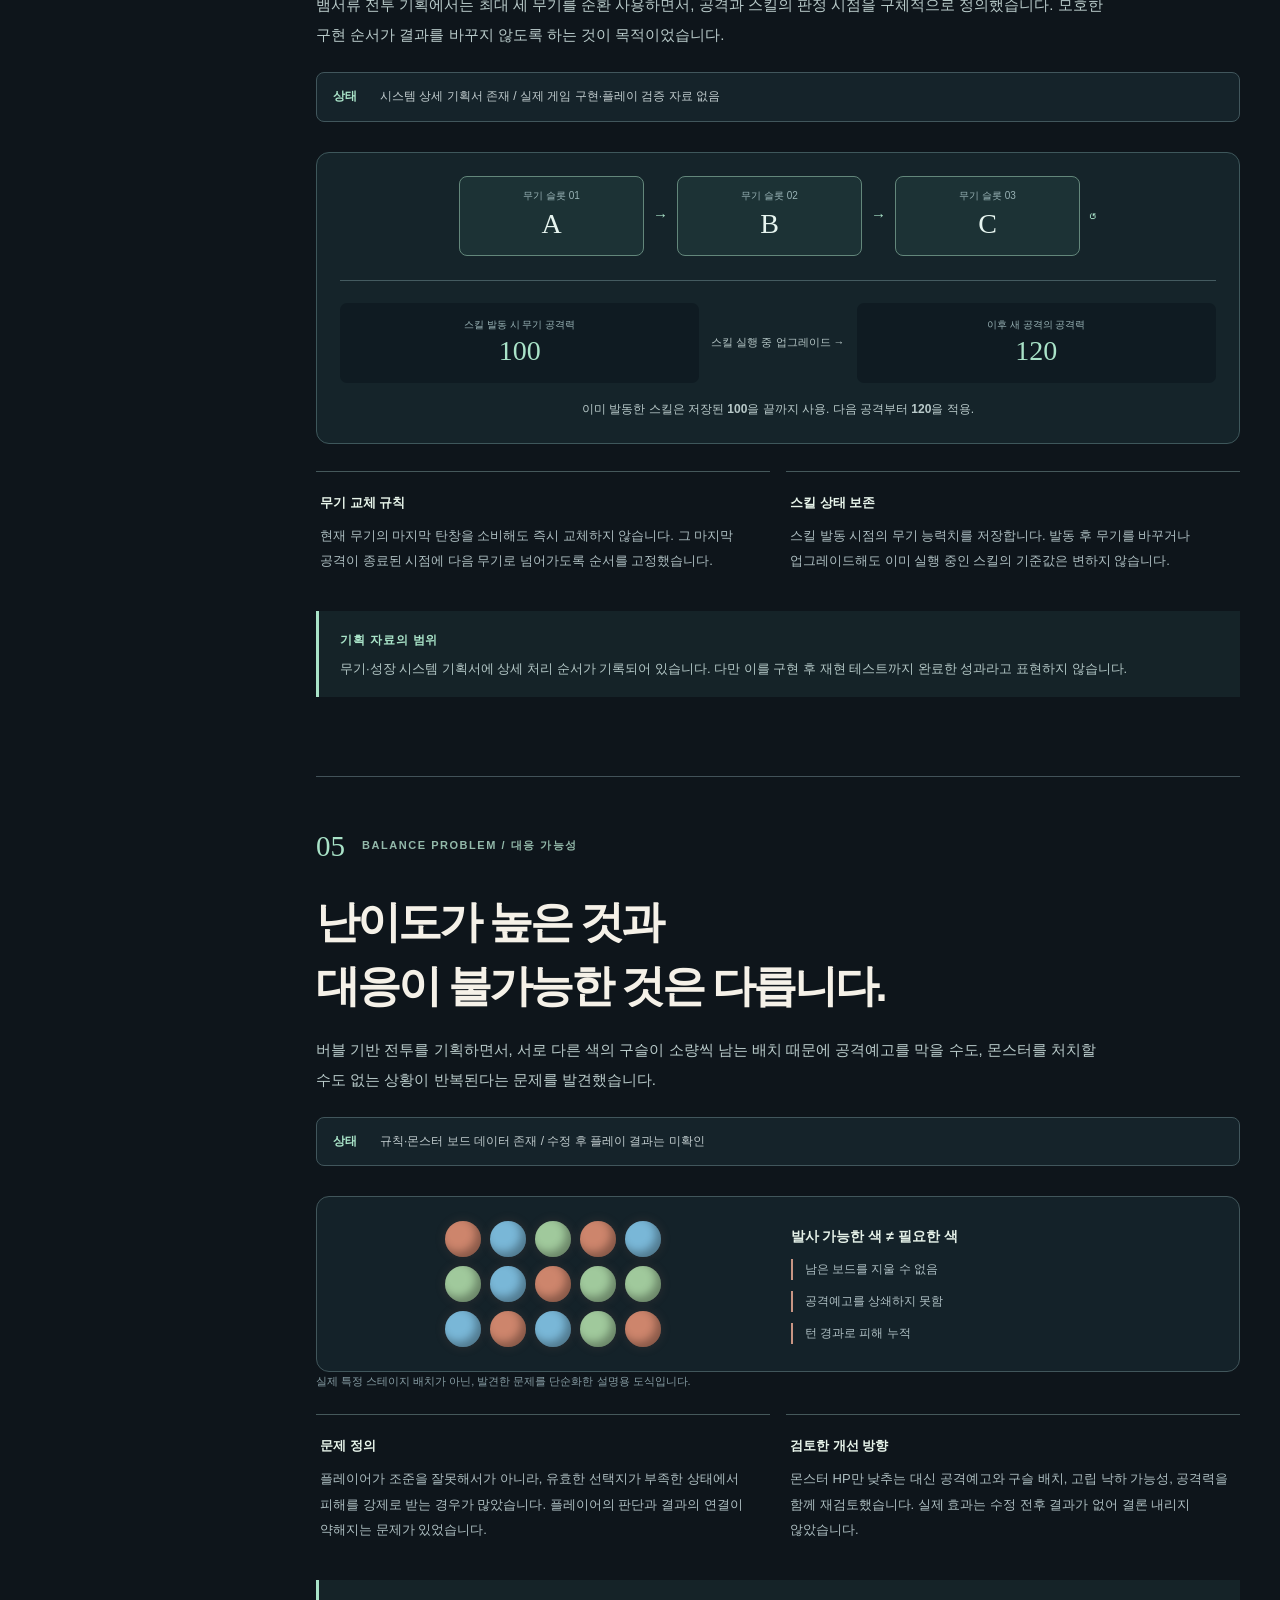
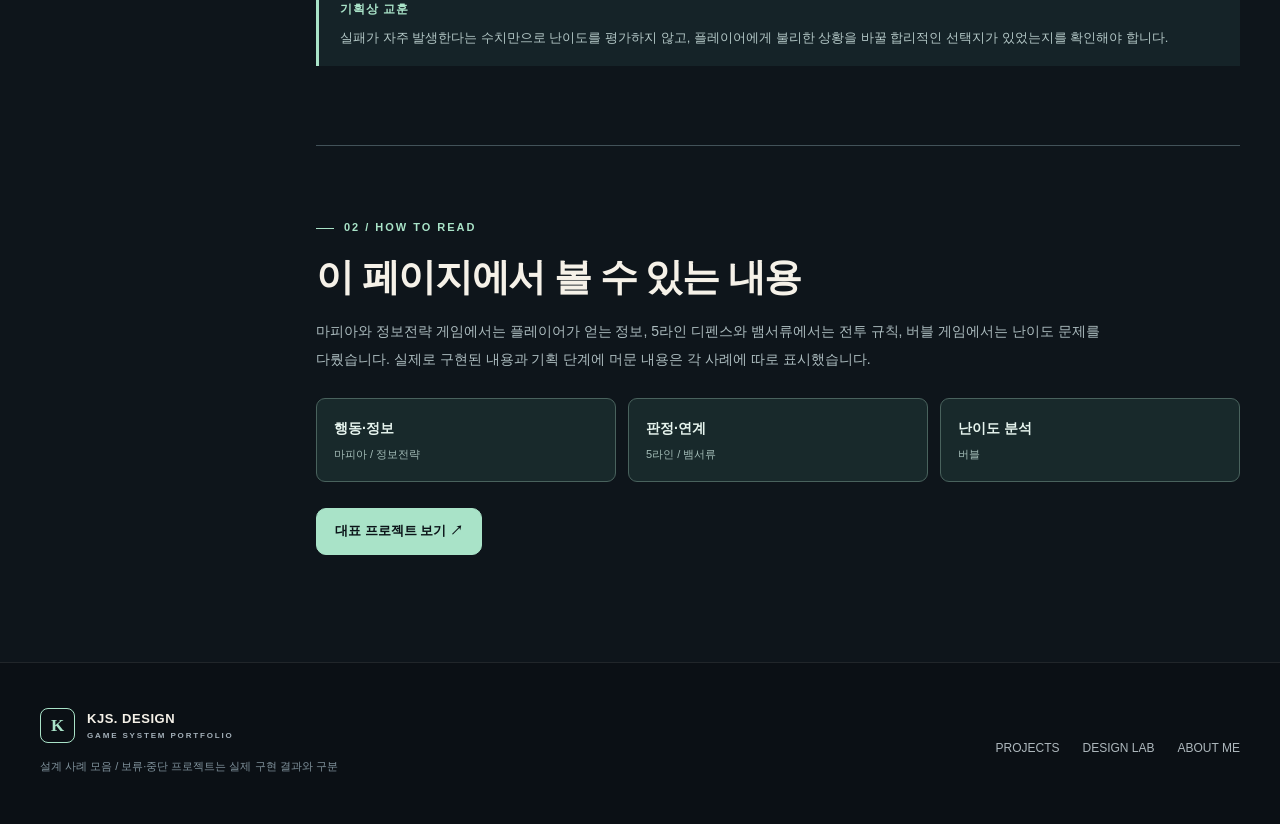
<file: design-lab.html>
<!DOCTYPE html>

<html lang="ko"><head><meta charset="utf-8"/><meta content="width=device-width, initial-scale=1" name="viewport"/>
<meta content="#0b1015" name="theme-color"/><meta content="dark" name="color-scheme"/>
<meta content="게임기획 Design Lab. 사이비 마피아·뱀서류·버블·5라인 디펜스·정보전략 시뮬레이션에서 선정한 다섯 가지 시스템 설계와 문제 분석 사례." name="description"/>
<title>Design Lab | KJS 게임 시스템 기획 포트폴리오</title>
<link href="assets/favicon.svg" rel="icon" type="image/svg+xml"/><link href="assets/site.css" rel="stylesheet"/><script defer="" src="assets/site.js"></script></head>
<body class="theme-lab"><a class="skip-link" href="#main">본문 바로가기</a>
<header class="site-header"><div class="wrap header-inner"><a aria-label="홈으로" class="brand" href="index.html"><span class="brand-mark">K</span><span class="brand-name">KJS. DESIGN<small>GAME SYSTEM PORTFOLIO</small></span></a>
<button aria-controls="main-nav" aria-expanded="false" aria-label="메뉴 열기" class="menu-toggle" type="button">☰</button>
<nav aria-label="주 메뉴" class="nav" id="main-nav"><a href="index.html#work">프로젝트</a><a href="projects/tower.html">타워 디펜스</a><a href="projects/masks.html">가면과 진실</a><a aria-current="page" href="design-lab.html">Design Lab</a><a href="about.html">ABOUT ME</a></nav></div></header>
<main id="main"><section class="lab-hero"><div class="wrap lab-hero-grid"><div>
<div class="kicker">SUPPLEMENTARY WORK / DESIGN LAB</div>
<h1>그동안 구상했던<br/><em>게임 시스템을 모았습니다.</em></h1>
<p>마피아 게임, 뱀서류, 버블, 5라인 디펜스, 정보전략 시뮬레이션에서 시도했던 아이디어를 모았습니다. 각 사례에는 어떤 규칙을 만들었고 무엇을 고민했는지 적었습니다.</p>
<div class="tag-row"><span class="pill accent">5개 선별 사례</span><span class="pill">설계 문서 / 실험 기록</span><span class="pill">실제 게임 화면과 구분</span></div>
<div class="hero-actions" style="margin-top:26px"><a class="btn btn-primary" href="#cases">기획 사례 보기 ↘</a><a class="btn btn-quiet" href="index.html#work">대표작 돌아가기 ↗</a></div>
</div><div aria-label="다섯 사례의 세 가지 설계 질문을 나타내는 추상 도식" class="lab-hero-art" role="img">
<div class="lab-art-top">DESIGN QUESTIONS / 03 THEMES</div>
<div class="lab-art-line"><span>PLAYER CHOICE</span><b>행동은 왜 의심받는가?</b><small>사회적 추리 · 정보 전략</small></div>
<div class="lab-art-line"><span>RULE EXECUTION</span><b>언제 무엇을 처리하는가?</b><small>스킬 연계 · 무기 순환</small></div>
<div class="lab-art-line"><span>BALANCE</span><b>플레이어는 대응할 수 있는가?</b><small>퍼즐 전투의 실패 분석</small></div>
<div class="lab-art-bottom">CONCEPT DIAGRAM / NOT GAME SCREENSHOT</div>
</div></div></section>
<section class="lab-topics" id="cases"><div class="wrap"><div class="kicker">01 / INDEX</div><div class="section-head lab-index-head"><h2 class="section-heading">다섯 게임, 세 가지 주제</h2><p class="section-sub">각 게임에서 한 가지씩 주제를 골랐습니다. 관심 있는 항목을 누르면 자세한 내용을 볼 수 있습니다.</p></div>
<div class="lab-index-grid">
<a href="#cult"><span>01 · SYSTEM</span><b>사이비 교단 마피아 게임</b><small>정상 행동이 의심받는 경제 구조</small></a>
<a href="#intel"><span>02 · INFORMATION</span><b>정보전략 시뮬레이션</b><small>불완전한 보고와 제한적 정보 확보</small></a>
<a href="#five"><span>03 · COMBAT</span><b>5라인 디펜스</b><small>인접 스킬 연계의 판정 우선순위</small></a>
<a href="#vampire"><span>04 · RULE SPEC</span><b>뱀서류 전투 게임</b><small>무기 강제 순환과 상태 스냅샷</small></a>
<a href="#bubble"><span>05 · BALANCE</span><b>버블 전투 게임</b><small>대응 불가능한 구슬 배치 문제</small></a>
</div></div></section>
<div class="lab-split-shell"><div class="wrap lab-split"><aside aria-label="Design Lab 페이지 목차" class="lab-toc"><span>IN THIS PAGE</span><a href="#cult">01 · 시민 내분</a><a href="#intel">02 · 정보 전략</a><a href="#five">03 · 라인 연계</a><a href="#vampire">04 · 무기 판정</a><a href="#bubble">05 · 버블 밸런스</a><a href="#summary">전체 내용 정리</a></aside><div class="lab-content">
<section class="lab-case" id="cult"><div class="lab-case-top"><span class="lab-case-num">01</span><span class="lab-case-label">SOCIAL SYSTEM / 경제·정보 설계</span></div><h2>정상적인 행동을<br/>의심의 근거로 만드는 방법</h2>
<p class="lab-lead">사이비 교단 마피아 게임은 시민이 자기 진영의 승리를 위해 활동자금을 모으지만, 그 정상적인 행동이 잠입 교인의 행동과 비슷하게 보이도록 설계했습니다.</p>
<div class="lab-status"><b>상태</b><span>시스템 기획 · 시뮬레이션 및 프로토타입 작업 / 다인 실플레이 검증 미확인</span></div>
<div aria-label="미션에서 오판으로 이어지는 시스템 흐름" class="lab-steps"><div>미션 수행<small>공동자금 +</small></div><i>→</i><div>활동자금 획득<small>능력 사용 준비</small></div><i>→</i><div>행동 목격<small>정체 불확실</small></div><i>→</i><div>강제 교화<small>오판 시 양측 탈락</small></div></div>
<div class="lab-facts"><div><b>기획 의도</b><p>시민이 단순히 투표를 기다리는 수동적 진영이 아니라, 자금을 써서 직접 공격할 수 있게 합니다. 오판을 막는 것보다 합리적인 의심과 위험한 선택 사이의 긴장을 목표로 합니다.</p></div><div><b>핵심 규칙</b><p>시민 미션은 실제 공동 종교자금을 올리고, 잠입 미션은 빼앗습니다. 표시 금액은 자동 갱신되지 않아 직접 단말을 조회해야 합니다. 시민이 일반 시민에게 강제 교화를 사용하면 시전자와 대상 모두 탈락합니다.</p></div></div>
<h3>실제 자금과 표시 자금이 달라지는 구조</h3>
<div class="ledger" data-ledger=""><div class="panel-title">INTERACTIVE EXAMPLE / 포트폴리오용 규칙 설명</div><div class="ledger-row"><div class="ledger-box"><span>서버상의 실제 공동자금 변화 예시</span><b data-actual="">0만 원</b></div><div class="ledger-box"><span>마지막 단말 조회 기준 표시값</span><b data-shown="">0만 원</b></div></div><div class="ledger-actions"><button data-delta="1000" type="button">시민 미션 +1,000만</button><button data-delta="-500" type="button">잠입 미션 −500만</button><button data-sync="" type="button">단말 조회 갱신</button><button data-reset="" type="button">초기화</button></div><div aria-live="polite" class="ledger-message" data-log=""></div><p class="footnote">이 위젯은 게임 화면이 아닌 설명용 시연입니다. 실제 규칙에는 단말 갱신 제한이 있으며, 시민에게 실제 값이 상시 공개되는 것은 아닙니다.</p></div>
<div class="lab-conclusion"><b>검증 필요</b><p>가상 에이전트 시뮬레이션에서 나타난 오판·목격·승률이 실제 사람의 심리전에서도 재현되는지는 확인되지 않았습니다. 한 번의 행동만으로 잠입 여부가 확정되지 않도록 설계한 의도를 실제 플레이로 시험해야 합니다.</p></div>
</section>
<section class="lab-case" id="intel"><div class="lab-case-top"><span class="lab-case-num">02</span><span class="lab-case-label">INFORMATION DESIGN / 전략·간접 지휘</span></div><h2>플레이어가 아는 정보와<br/>실제 전장을 분리하기</h2>
<p class="lab-lead">정보전략 시뮬레이션에서는 플레이어가 모든 부대를 직접 조작하는 대신, 간부의 보고를 받아 판단하고 명령을 전달하는 간접 지휘 구조를 검토했습니다.</p>
<div class="lab-status"><b>상태</b><span>과거 시스템 구상 · 상세 원본 및 구현 검증 자료 미확인 / 컨셉 수준으로 소개</span></div>
<div aria-label="전장과 지휘관의 정보가 다른 개념도" class="lab-info-diagram"><div class="lab-info-field"><span>실제 전장</span><div class="lab-info-tokens"><i>?</i><i>!</i><i>?</i><i>✓</i></div><small>위치 · 위협 · 변화 · 숨겨진 상황</small></div><div class="lab-info-channel"><b>보고</b><small>지연 / 누락 / 왜곡 가능성</small><span>↓</span></div><div class="lab-info-field command"><span>플레이어의 상황 인식</span><div class="lab-info-tokens"><i>?</i><i>?</i><i>—</i><i>✓</i></div><small>불완전한 정보로 명령 결정</small></div></div>
<div class="lab-facts"><div><b>기획 의도</b><p>불확실한 정보를 해석하는 것이 전략적 선택이 되도록, 전장의 사실과 지휘관의 인식 사이에 간극을 둡니다.</p></div><div><b>검토한 요소</b><p>위험 지역의 보고를 무시하거나 전달하지 않는 간부, 개인 생존을 위한 전향 가능성, 비용을 감수하고 특정 정보의 불확실성을 줄이는 ‘봉인해제’ 수단 등을 논의했습니다.</p></div></div>
<div class="lab-conclusion"><b>자료 상태</b><p>이 페이지는 과거 대화에서 검토한 시스템 방향만 소개합니다. 간부 행동 확률, 봉인해제 비용, 전향 조건 등이 확정·구현됐다고 주장하지 않으며, 상세 수치·판정은 원본 기획서 대조 전까지 공개하지 않습니다.</p></div>
</section>
<section class="lab-case" id="five"><div class="lab-case-top"><span class="lab-case-num">03</span><span class="lab-case-label">SKILL LOGIC / 연계 판정</span></div><h2>5개 라인의 자동 전투,<br/>인접 스킬을 하나의 결과로</h2>
<p class="lab-lead">각 라인에 배치된 캐릭터가 자동 공격하고, 이웃한 라인의 스킬 상태가 조건을 만족하면 연계 공격을 실행하는 구조를 기획했습니다.</p>
<div class="lab-status"><b>상태</b><span>과거 전투·스킬 규칙 설계 / 실제 게임 구현 및 플레이 테스트 미확인</span></div>
<div aria-label="5개 라인의 인접 연계 조건 개념도" class="lane-demo"><div><span>LINE 01</span><b>자동 전투</b></div><div class="active"><span>LINE 02</span><b>활성 스킬 A</b></div><div class="active"><span>LINE 03</span><b>활성 스킬 B</b></div><div><span>LINE 04</span><b>자동 전투</b></div><div><span>LINE 05</span><b>자동 전투</b></div></div>
<p class="lab-diagram-caption">라인 2·3을 강조한 연계 판정의 설명용 도식. 실제 게임 스크린샷이나 확정 캐릭터 조합이 아닙니다.</p>
<div class="lab-rule-flow"><b>기본 스킬 활성</b><span>→</span><b>인접 조건 확인</b><span>→</span><b>재료 스킬 소모</b><span>→</span><b>연계 스킬 생성</b></div>
<div class="lab-facts"><div><b>기획 의도</b><p>개별 캐릭터의 성능만 강화하는 것이 아니라, 인접 배치와 스킬이 맞물리는 순간을 전략으로 만들고자 했습니다.</p></div><div><b>예외·우선순위</b><p>연계에 사용된 하위 스킬은 소모되고, 연계 결과는 새로운 지속시간을 갖습니다. 생성된 연계 스킬도 더 높은 단계의 재료가 될 수 있으며, 상위 연계가 성립하면 하위 연계를 대체하고 최종 공격만 실행하도록 정했습니다.</p></div></div>
<div class="lab-conclusion"><b>검증 필요</b><p>연계의 발생 빈도, 스킬 가독성, 특정 캐릭터 조합의 과도한 효율은 실제 플레이 데이터로 검증하지 않았습니다. 시스템 설계와 판정 순서의 사례로 사용합니다.</p></div>
</section>
<section class="lab-case" id="vampire"><div class="lab-case-top"><span class="lab-case-num">04</span><span class="lab-case-label">COMBAT RULE SPEC / 스냅샷·예외 처리</span></div><h2>공격이 시작된 뒤<br/>능력치가 바뀐다면?</h2>
<p class="lab-lead">뱀서류 전투 기획에서는 최대 세 무기를 순환 사용하면서, 공격과 스킬의 판정 시점을 구체적으로 정의했습니다. 모호한 구현 순서가 결과를 바꾸지 않도록 하는 것이 목적이었습니다.</p>
<div class="lab-status"><b>상태</b><span>시스템 상세 기획서 존재 / 실제 게임 구현·플레이 검증 자료 없음</span></div>
<div aria-label="무기 강제 순환과 스킬 능력치 고정 예시" class="weapon-cycle"><div class="weapon-row"><div><small>무기 슬롯 01</small><b>A</b></div><span>→</span><div><small>무기 슬롯 02</small><b>B</b></div><span>→</span><div><small>무기 슬롯 03</small><b>C</b></div><span>↺</span></div><div class="snapshot"><div><small>스킬 발동 시 무기 공격력</small><strong>100</strong></div><span>스킬 실행 중 업그레이드 →</span><div><small>이후 새 공격의 공격력</small><strong>120</strong></div></div><p>이미 발동한 스킬은 저장된 <b>100</b>을 끝까지 사용. 다음 공격부터 <b>120</b>을 적용.</p></div>
<div class="lab-facts"><div><b>무기 교체 규칙</b><p>현재 무기의 마지막 탄창을 소비해도 즉시 교체하지 않습니다. 그 마지막 공격이 종료된 시점에 다음 무기로 넘어가도록 순서를 고정했습니다.</p></div><div><b>스킬 상태 보존</b><p>스킬 발동 시점의 무기 능력치를 저장합니다. 발동 후 무기를 바꾸거나 업그레이드해도 이미 실행 중인 스킬의 기준값은 변하지 않습니다.</p></div></div>
<div class="lab-conclusion"><b>기획 자료의 범위</b><p>무기·성장 시스템 기획서에 상세 처리 순서가 기록되어 있습니다. 다만 이를 구현 후 재현 테스트까지 완료한 성과라고 표현하지 않습니다.</p></div>
</section>
<section class="lab-case" id="bubble"><div class="lab-case-top"><span class="lab-case-num">05</span><span class="lab-case-label">BALANCE PROBLEM / 대응 가능성</span></div><h2>난이도가 높은 것과<br/>대응이 불가능한 것은 다릅니다.</h2>
<p class="lab-lead">버블 기반 전투를 기획하면서, 서로 다른 색의 구슬이 소량씩 남는 배치 때문에 공격예고를 막을 수도, 몬스터를 처치할 수도 없는 상황이 반복된다는 문제를 발견했습니다.</p>
<div class="lab-status"><b>상태</b><span>규칙·몬스터 보드 데이터 존재 / 수정 후 플레이 결과는 미확인</span></div>
<div aria-label="색깔별 구슬이 분리되어 남는 문제 상황 개념도" class="bubble-diagram"><div class="bubble-grid">
<span class="bubble fire"></span><span class="bubble water"></span><span class="bubble air"></span><span class="bubble fire"></span><span class="bubble water"></span><span class="bubble air"></span><span class="bubble water"></span><span class="bubble fire"></span><span class="bubble air"></span><span class="bubble air"></span><span class="bubble water"></span><span class="bubble fire"></span><span class="bubble water"></span><span class="bubble air"></span><span class="bubble fire"></span>
</div><div class="bubble-observe"><b>발사 가능한 색 ≠ 필요한 색</b><span>남은 보드를 지울 수 없음</span><span>공격예고를 상쇄하지 못함</span><span>턴 경과로 피해 누적</span></div></div><p class="lab-diagram-caption">실제 특정 스테이지 배치가 아닌, 발견한 문제를 단순화한 설명용 도식입니다.</p>
<div class="lab-facts"><div><b>문제 정의</b><p>플레이어가 조준을 잘못해서가 아니라, 유효한 선택지가 부족한 상태에서 피해를 강제로 받는 경우가 많았습니다. 플레이어의 판단과 결과의 연결이 약해지는 문제가 있었습니다.</p></div><div><b>검토한 개선 방향</b><p>몬스터 HP만 낮추는 대신 공격예고와 구슬 배치, 고립 낙하 가능성, 공격력을 함께 재검토했습니다. 실제 효과는 수정 전후 결과가 없어 결론 내리지 않았습니다.</p></div></div>
<div class="lab-conclusion"><b>기획상 교훈</b><p>실패가 자주 발생한다는 수치만으로 난이도를 평가하지 않고, 플레이어에게 불리한 상황을 바꿀 합리적인 선택지가 있었는지를 확인해야 합니다.</p></div>
</section>
<section class="lab-summary" id="summary"><div class="kicker">02 / HOW TO READ</div><h2>이 페이지에서 볼 수 있는 내용</h2><p>마피아와 정보전략 게임에서는 플레이어가 얻는 정보, 5라인 디펜스와 뱀서류에서는 전투 규칙, 버블 게임에서는 난이도 문제를 다뤘습니다. 실제로 구현된 내용과 기획 단계에 머문 내용은 각 사례에 따로 표시했습니다.</p><div class="lab-summary-grid"><div><strong>행동·정보</strong><span>마피아 / 정보전략</span></div><div><strong>판정·연계</strong><span>5라인 / 뱀서류</span></div><div><strong>난이도 분석</strong><span>버블</span></div></div><a class="btn btn-primary" href="index.html#work">대표 프로젝트 보기 ↗</a></section>
</div></div></div></main>
<footer class="site-footer"><div class="wrap footer-grid"><div><a class="brand" href="index.html"><span class="brand-mark">K</span><span class="brand-name">KJS. DESIGN<small>GAME SYSTEM PORTFOLIO</small></span></a><p class="footer-note" style="margin-top:14px">설계 사례 모음 / 보류·중단 프로젝트는 실제 구현 결과와 구분</p></div><div class="footer-links"><a href="index.html#work">PROJECTS</a><a href="design-lab.html">DESIGN LAB</a><a href="about.html">ABOUT ME</a></div></div></footer>
</body></html>
</file>
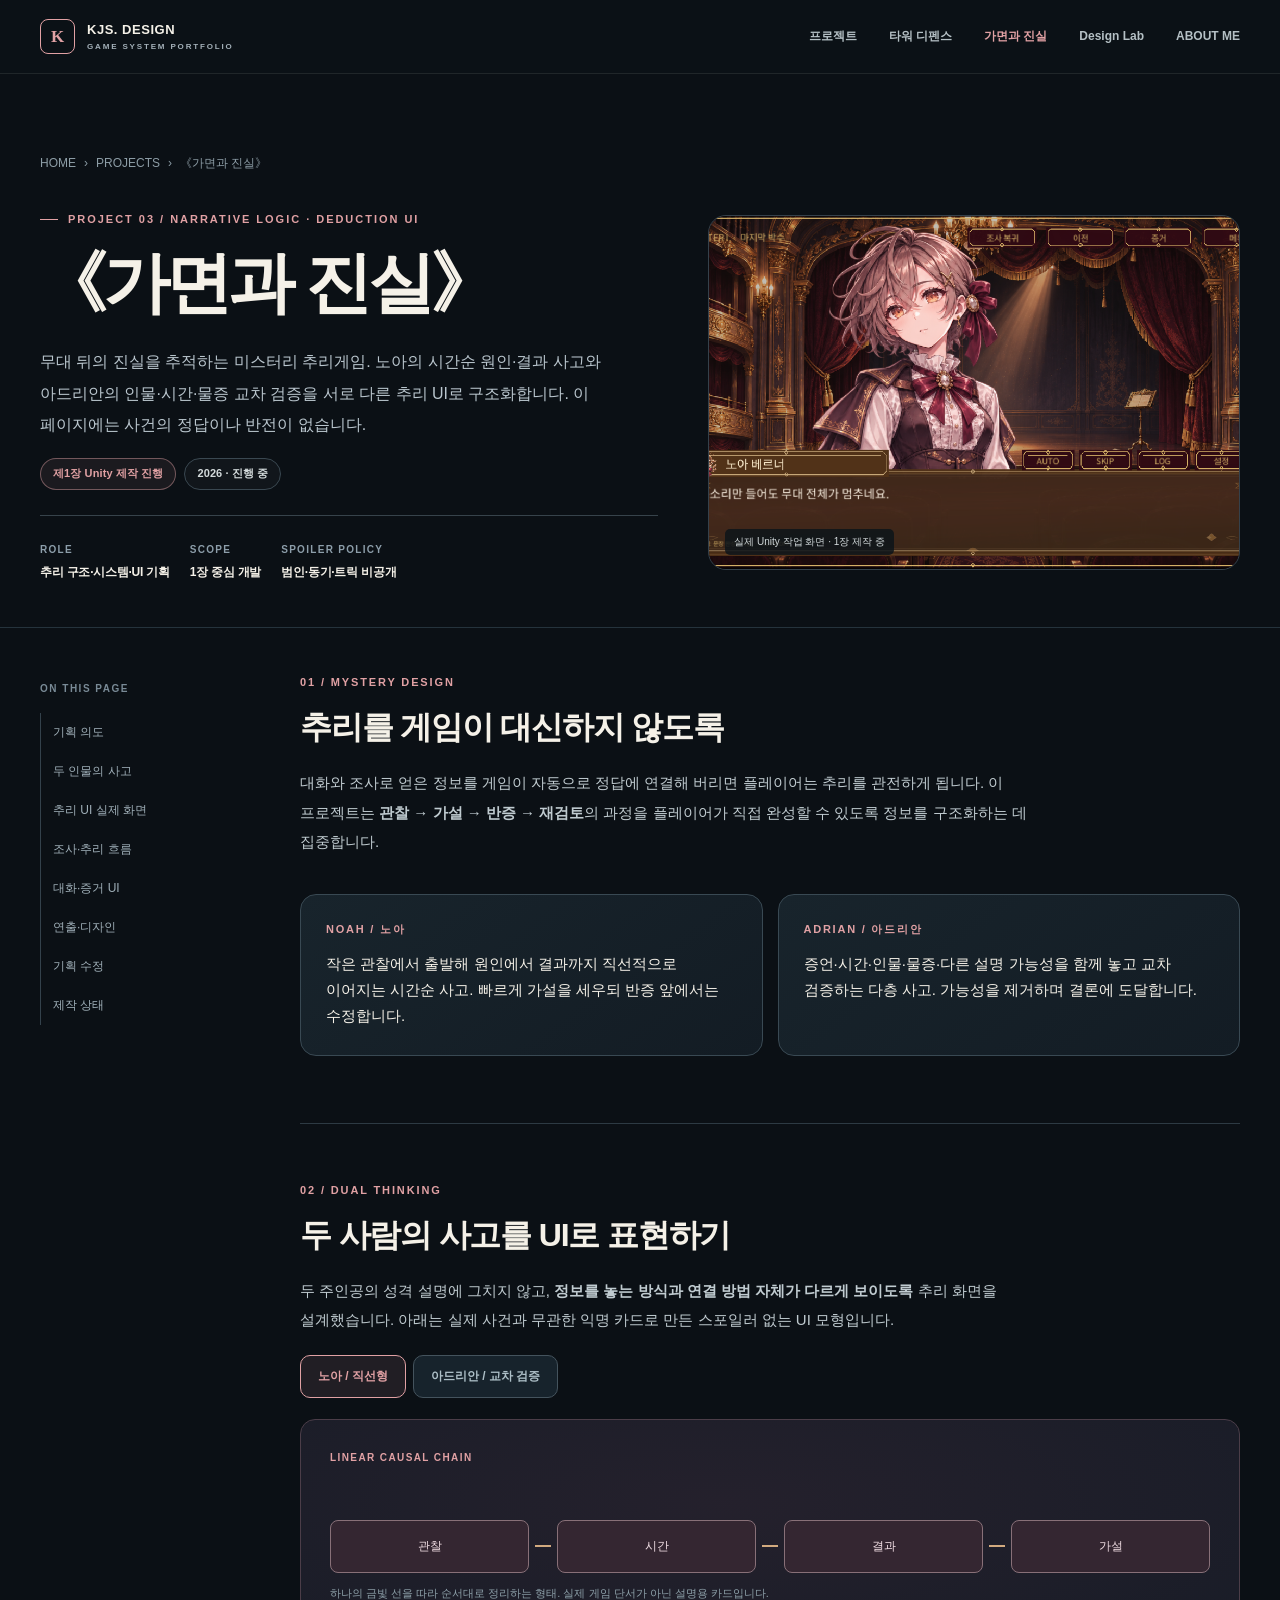
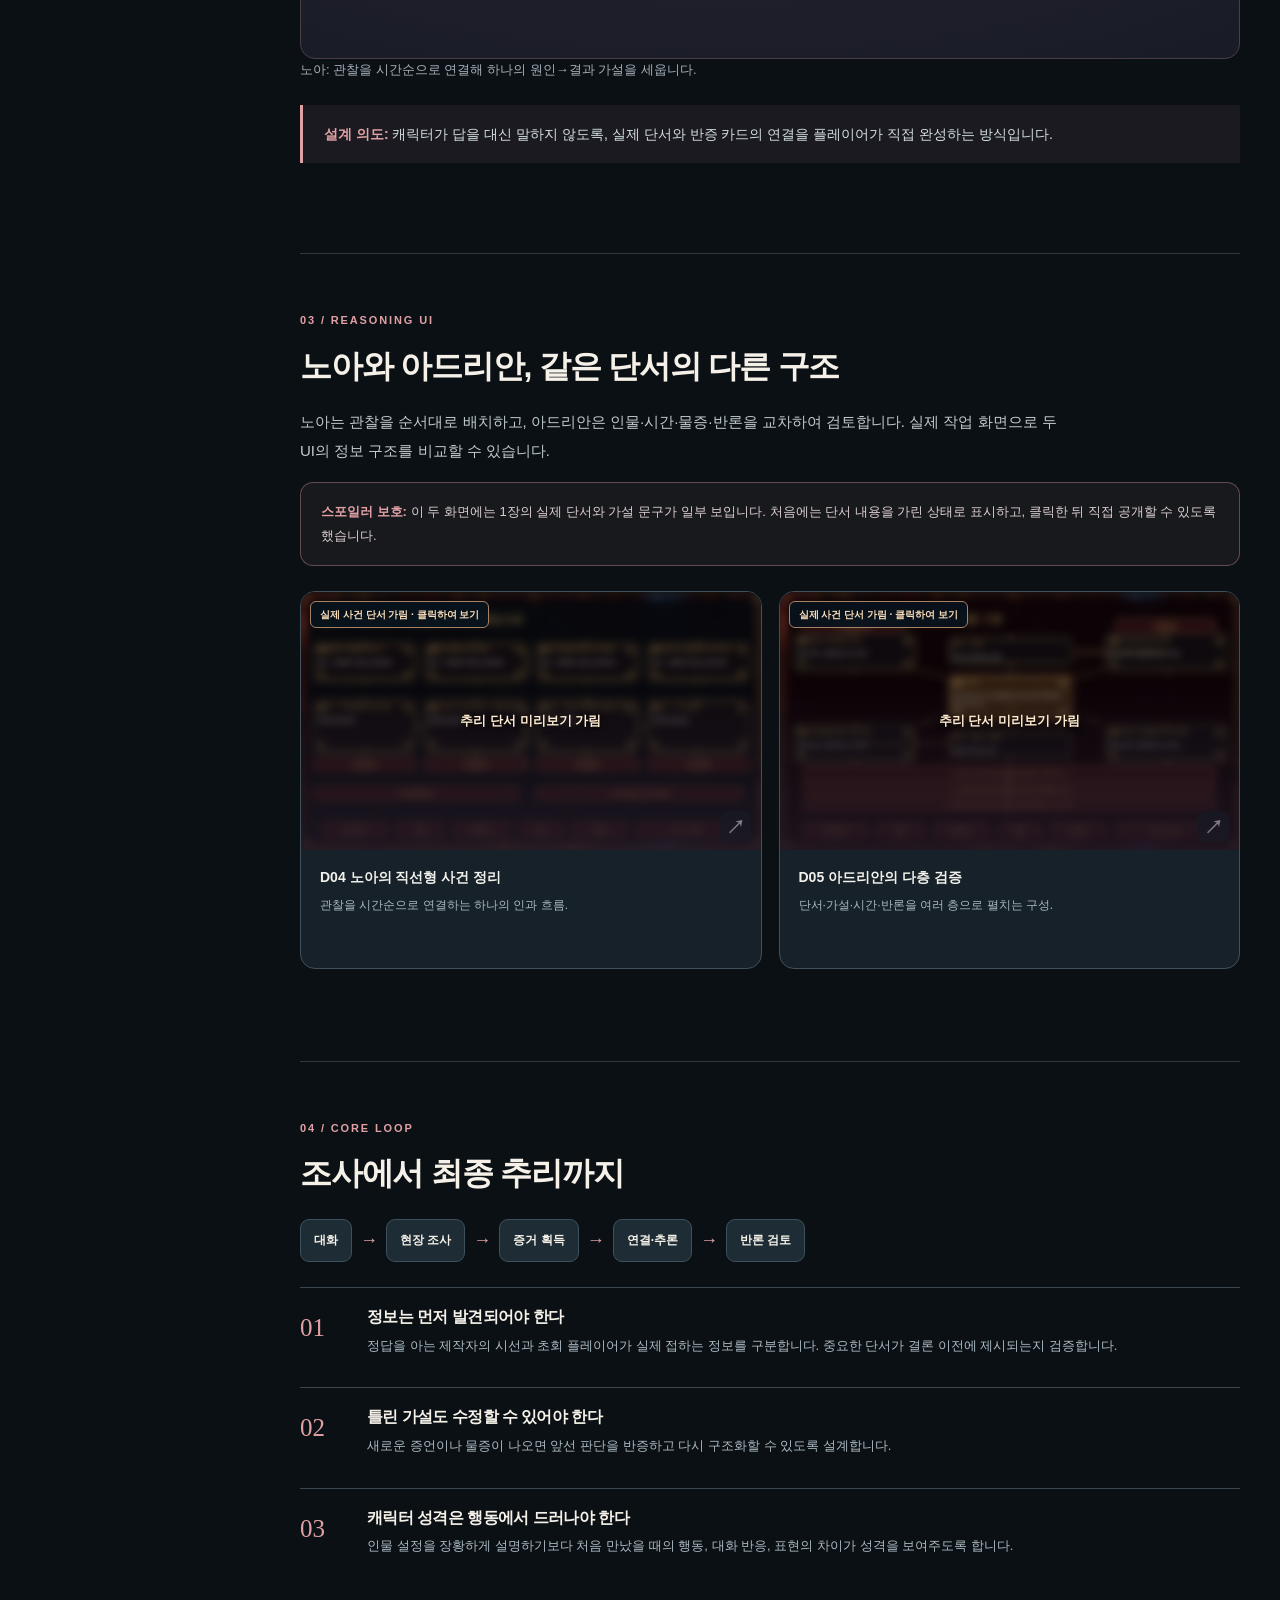
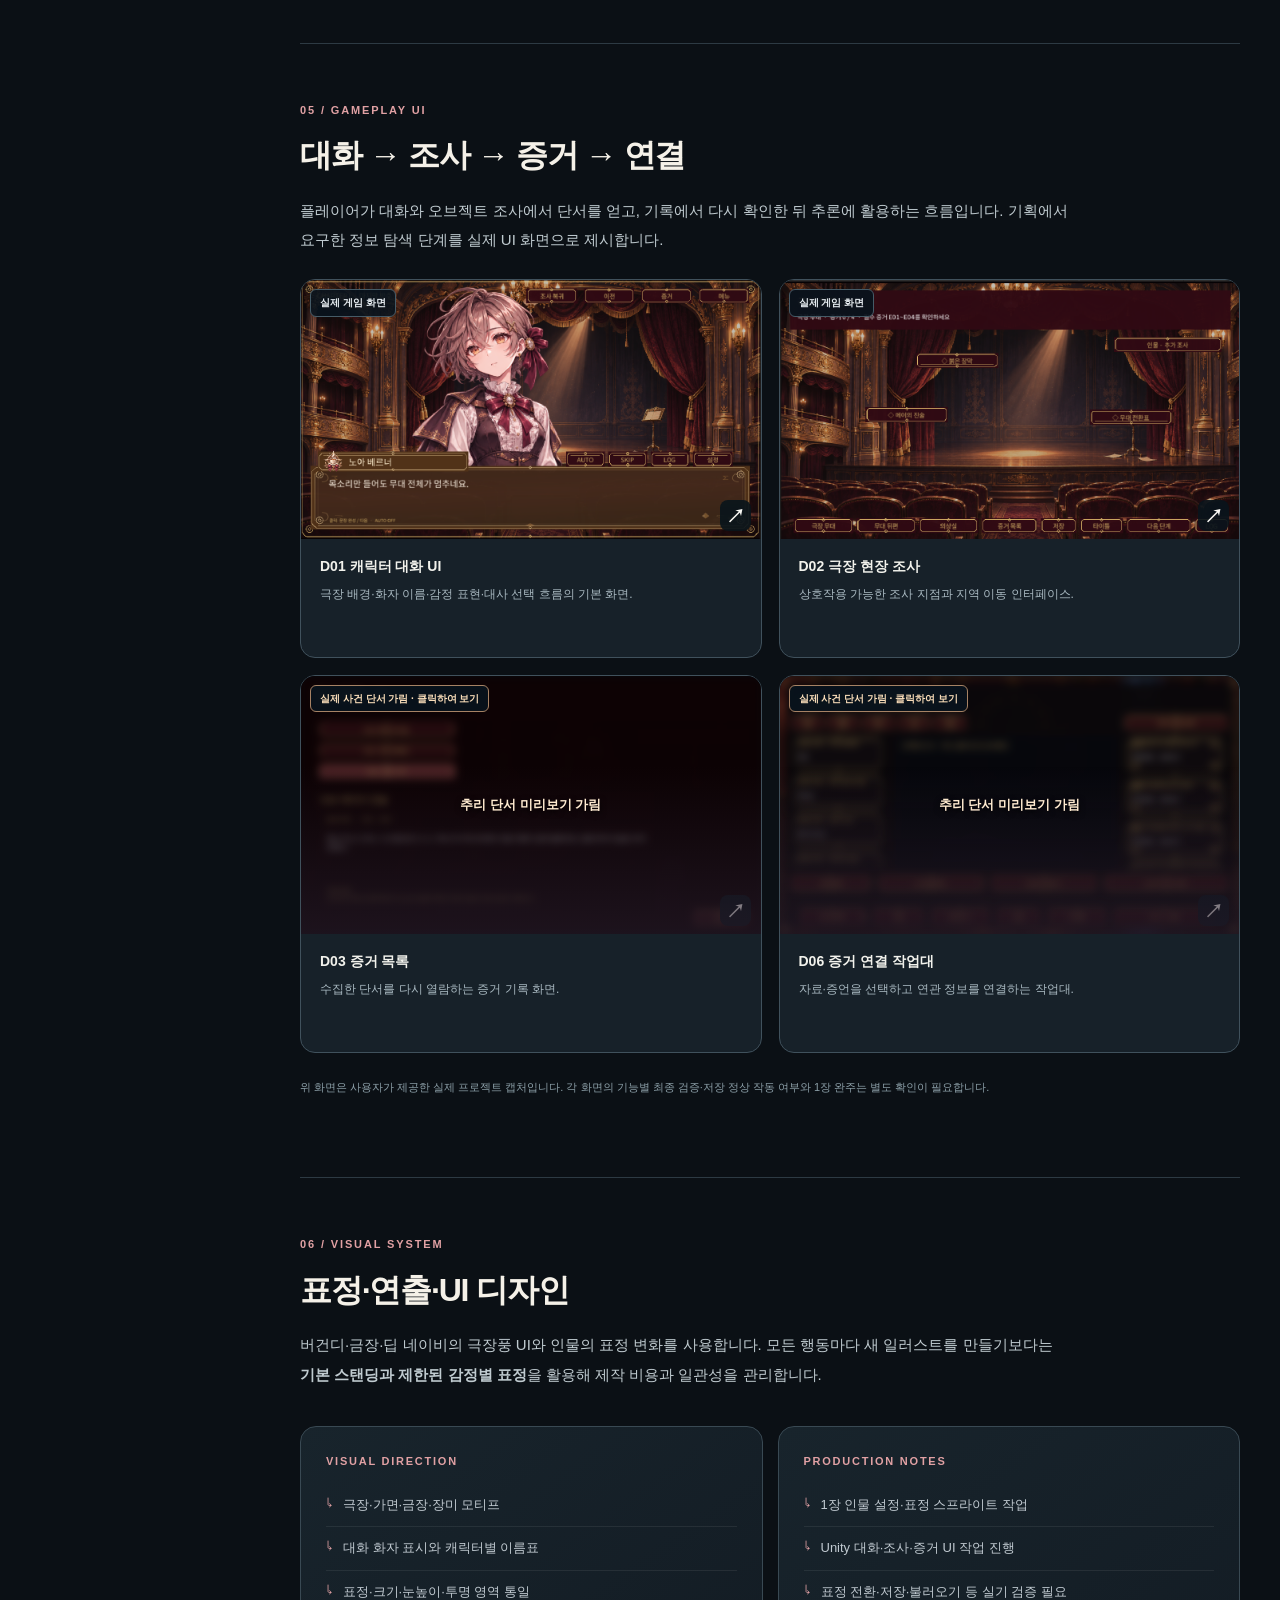
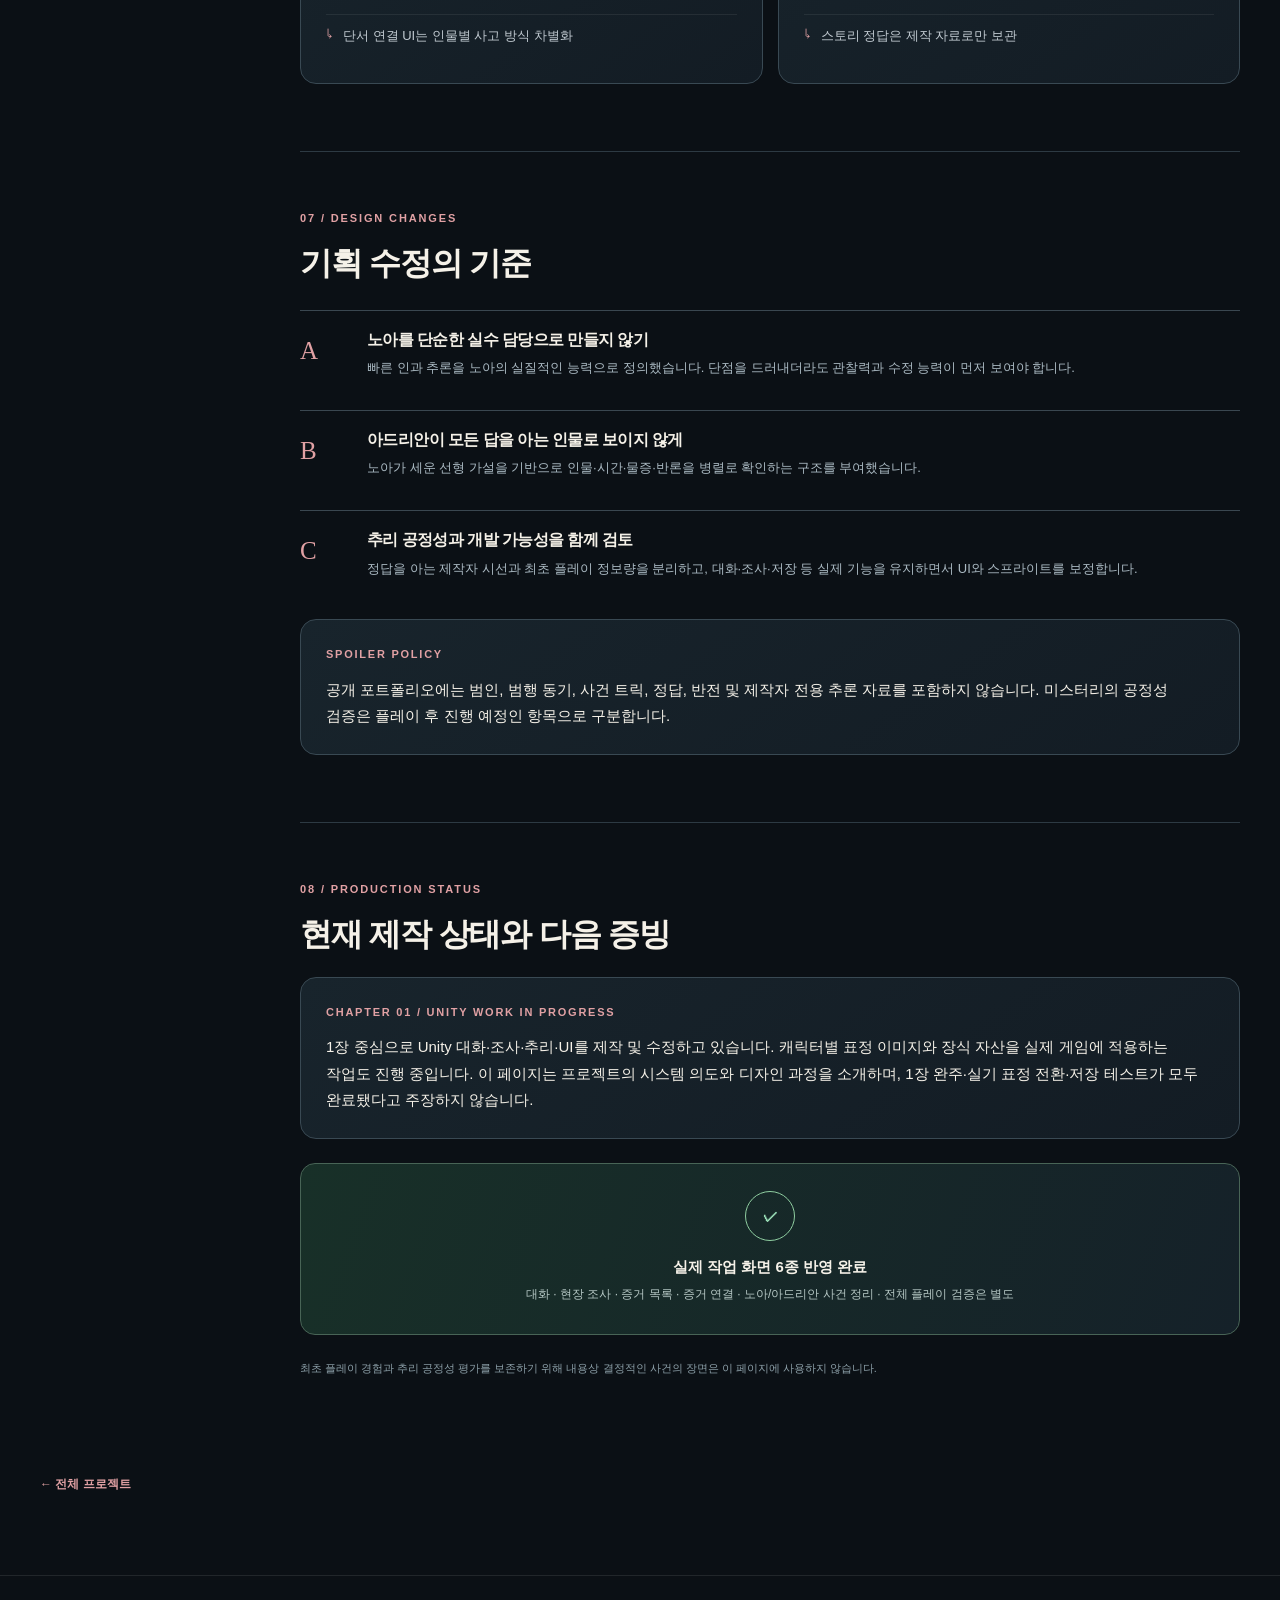
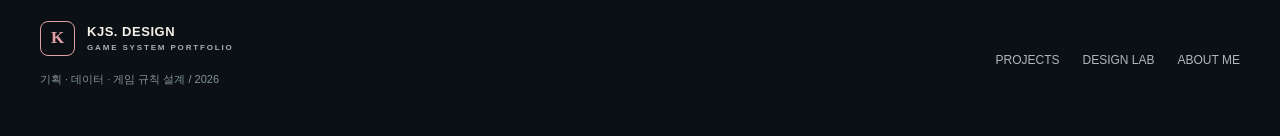
<file: projects/masks.html>
<!DOCTYPE html>

<html lang="ko"><head><meta charset="utf-8"/><meta content="width=device-width, initial-scale=1" name="viewport"/><meta content="dark" name="color-scheme"/><meta content="#0b1015" name="theme-color"/><meta content="가면과 진실 미스터리 게임의 스포일러 없는 추리 UI, 노아와 아드리안의 사고 구조 및 1장 제작 과정." name="description"/><title>가면과 진실 | KJS Design</title><link href="../assets/favicon.svg" rel="icon" type="image/svg+xml"/><link href="../assets/site.css" rel="stylesheet"/><script defer="" src="../assets/site.js"></script></head><body class="theme-masks"><a class="skip-link" href="#main">본문 바로가기</a><header class="site-header"><div class="wrap header-inner"><a aria-label="홈으로" class="brand" href="../index.html"><span class="brand-mark">K</span><span class="brand-name">KJS. DESIGN<small>GAME SYSTEM PORTFOLIO</small></span></a><button aria-controls="main-nav" aria-expanded="false" aria-label="메뉴 열기" class="menu-toggle" type="button">☰</button><nav aria-label="주 메뉴" class="nav" id="main-nav"><a href="../index.html#work">프로젝트</a><a href="../projects/tower.html">타워 디펜스</a><a aria-current="page" href="../projects/masks.html">가면과 진실</a><a href="../design-lab.html">Design Lab</a><a href="../about.html">ABOUT ME</a></nav></div></header><main id="main"><section class="page-top"><div class="wrap"><div class="breadcrumb"><a href="../index.html">HOME</a><span>›</span><span>PROJECTS</span><span>›</span><span>《가면과 진실》</span></div><div class="page-top-grid"><div><div class="kicker">PROJECT 03 / NARRATIVE LOGIC · DEDUCTION UI</div><h1 class="page-title">《가면과 진실》</h1><p class="page-lead">무대 뒤의 진실을 추적하는 미스터리 추리게임. 노아의 시간순 원인·결과 사고와 아드리안의 인물·시간·물증 교차 검증을 서로 다른 추리 UI로 구조화합니다. 이 페이지에는 사건의 정답이나 반전이 없습니다.</p><div class="tag-row"><span class="pill accent">제1장 Unity 제작 진행</span><span class="pill">2026 · 진행 중</span></div><div class="metadata"><div class="meta-field"><small>ROLE</small><strong>추리 구조·시스템·UI 기획</strong></div><div class="meta-field"><small>SCOPE</small><strong>1장 중심 개발</strong></div><div class="meta-field"><small>SPOILER POLICY</small><strong>범인·동기·트릭 비공개</strong></div></div></div><div class="page-cover"><img alt="가면과 진실 1장 노아와 극장 배경 대화 UI 실제 화면" decoding="async" src="../media/masks_dialogue.png"/><small>실제 Unity 작업 화면 · 1장 제작 중</small></div></div></div></section><div class="detail-shell"><div class="wrap detail-layout"><aside aria-label="목차" class="toc"><div class="toc-label">ON THIS PAGE</div><a href="#intent">기획 의도</a><a href="#thinking">두 인물의 사고</a><a href="#reasoning-shots">추리 UI 실제 화면</a><a href="#loop">조사·추리 흐름</a><a href="#investigation-shots">대화·증거 UI</a><a href="#design">연출·디자인</a><a href="#fix">기획 수정</a><a href="#status">제작 상태</a></aside><article class="detail-contents"><section class="detail-section" id="intent"><div class="section-number">01 / MYSTERY DESIGN</div><h2>추리를 게임이 대신하지 않도록</h2><p class="detail-intro">대화와 조사로 얻은 정보를 게임이 자동으로 정답에 연결해 버리면 플레이어는 추리를 관전하게 됩니다. 이 프로젝트는 <strong>관찰 → 가설 → 반증 → 재검토</strong>의 과정을 플레이어가 직접 완성할 수 있도록 정보를 구조화하는 데 집중합니다.</p><div class="two-col"><div class="panel"><div class="panel-title">NOAH / 노아</div><p>작은 관찰에서 출발해 원인에서 결과까지 직선적으로 이어지는 시간순 사고. 빠르게 가설을 세우되 반증 앞에서는 수정합니다.</p></div><div class="panel"><div class="panel-title">ADRIAN / 아드리안</div><p>증언·시간·인물·물증·다른 설명 가능성을 함께 놓고 교차 검증하는 다층 사고. 가능성을 제거하며 결론에 도달합니다.</p></div></div></section><section class="detail-section" id="thinking"><div class="section-number">02 / DUAL THINKING</div><h2>두 사람의 사고를 UI로 표현하기</h2><p class="detail-intro">두 주인공의 성격 설명에 그치지 않고, <strong>정보를 놓는 방식과 연결 방법 자체가 다르게 보이도록</strong> 추리 화면을 설계했습니다. 아래는 실제 사건과 무관한 익명 카드로 만든 스포일러 없는 UI 모형입니다.</p><div aria-label="추리 UI 유형 선택" class="toggle-tabs" role="tablist"><button aria-selected="true" class="tab" data-thought="noah" role="tab" type="button">노아 / 직선형</button><button aria-selected="false" class="tab" data-thought="adrian" role="tab" type="button">아드리안 / 교차 검증</button></div><div class="logic-board" id="thought-noah"><div class="board-label">LINEAR CAUSAL CHAIN</div><div class="logic-line"><div class="logic-card">관찰</div><div class="logic-connector"></div><div class="logic-card">시간</div><div class="logic-connector"></div><div class="logic-card">결과</div><div class="logic-connector"></div><div class="logic-card">가설</div></div><p class="footnote">하나의 금빛 선을 따라 순서대로 정리하는 형태. 실제 게임 단서가 아닌 설명용 카드입니다.</p></div><div class="logic-board" hidden="" id="thought-adrian"><div class="board-label">MULTI-LAYER CROSS-CHECK</div><div class="logic-grid"><div class="logic-card">인물 A</div><div class="logic-card">인물 B</div><div class="logic-card">관계</div><div class="logic-card">시간 ①</div><div class="logic-card">시간 ②</div><div class="logic-card">동선</div><div class="logic-card">물증</div><div class="logic-card">증언</div><div class="logic-card">반론</div></div><p class="footnote">원래 가설을 보존한 채 여러 층의 정보·반론을 병렬로 비교하는 형태. 실제 정답 정보는 없습니다.</p></div><p aria-live="polite" class="muted" id="thought-explainer" style="font-size:13px">노아: 관찰을 시간순으로 연결해 하나의 원인→결과 가설을 세웁니다.</p><div class="callout"><strong>설계 의도:</strong> 캐릭터가 답을 대신 말하지 않도록, 실제 단서와 반증 카드의 연결을 플레이어가 직접 완성하는 방식입니다.</div></section><section class="detail-section" id="reasoning-shots"><div class="section-number">03 / REASONING UI</div><h2>노아와 아드리안, 같은 단서의 다른 구조</h2><p class="detail-intro">노아는 관찰을 순서대로 배치하고, 아드리안은 인물·시간·물증·반론을 교차하여 검토합니다. 실제 작업 화면으로 두 UI의 정보 구조를 비교할 수 있습니다.</p><div class="spoiler-note"><strong>스포일러 보호:</strong> 이 두 화면에는 1장의 실제 단서와 가설 문구가 일부 보입니다. 처음에는 단서 내용을 가린 상태로 표시하고, 클릭한 뒤 직접 공개할 수 있도록 했습니다.</div>
<div class="screenshot-gallery columns-two"><button aria-label="노아의 직선형 사건 정리 이미지 확대 보기 (실제 사건 단서 포함)" class="screenshot-card spoilered" data-description="관찰을 시간순으로 연결하는 하나의 인과 흐름." data-lightbox="../media/masks_noah_reasoning.png" data-spoiler="true" data-title="노아의 직선형 사건 정리" type="button">
<span class="screenshot-media"><img alt="노아의 직선형 사건 정리" decoding="async" loading="lazy" src="../media/masks_noah_reasoning.png"/><span class="gallery-tag gallery-spoiler-tag">실제 사건 단서 가림 · 클릭하여 보기</span><span aria-hidden="true" class="shot-zoom">↗</span></span>
<span class="screenshot-meta"><b>D04 노아의 직선형 사건 정리</b><span>관찰을 시간순으로 연결하는 하나의 인과 흐름.</span></span>
</button><button aria-label="아드리안의 다층 검증 이미지 확대 보기 (실제 사건 단서 포함)" class="screenshot-card spoilered" data-description="단서·가설·시간·반론을 여러 층으로 펼치는 구성." data-lightbox="../media/masks_adrian_reasoning.png" data-spoiler="true" data-title="아드리안의 다층 검증" type="button">
<span class="screenshot-media"><img alt="아드리안의 다층 검증" decoding="async" loading="lazy" src="../media/masks_adrian_reasoning.png"/><span class="gallery-tag gallery-spoiler-tag">실제 사건 단서 가림 · 클릭하여 보기</span><span aria-hidden="true" class="shot-zoom">↗</span></span>
<span class="screenshot-meta"><b>D05 아드리안의 다층 검증</b><span>단서·가설·시간·반론을 여러 층으로 펼치는 구성.</span></span>
</button></div></section><section class="detail-section" id="loop"><div class="section-number">04 / CORE LOOP</div><h2>조사에서 최종 추리까지</h2><div class="flow-diagram"><span class="flow-node">대화</span><span class="flow-arrow">→</span><span class="flow-node">현장 조사</span><span class="flow-arrow">→</span><span class="flow-node">증거 획득</span><span class="flow-arrow">→</span><span class="flow-node">연결·추론</span><span class="flow-arrow">→</span><span class="flow-node">반론 검토</span></div><div class="case-list"><div class="case"><div class="case-index">01</div><div><h3>정보는 먼저 발견되어야 한다</h3><p>정답을 아는 제작자의 시선과 초회 플레이어가 실제 접하는 정보를 구분합니다. 중요한 단서가 결론 이전에 제시되는지 검증합니다.</p></div></div><div class="case"><div class="case-index">02</div><div><h3>틀린 가설도 수정할 수 있어야 한다</h3><p>새로운 증언이나 물증이 나오면 앞선 판단을 반증하고 다시 구조화할 수 있도록 설계합니다.</p></div></div><div class="case"><div class="case-index">03</div><div><h3>캐릭터 성격은 행동에서 드러나야 한다</h3><p>인물 설정을 장황하게 설명하기보다 처음 만났을 때의 행동, 대화 반응, 표현의 차이가 성격을 보여주도록 합니다.</p></div></div></div></section><section class="detail-section" id="investigation-shots"><div class="section-number">05 / GAMEPLAY UI</div><h2>대화 → 조사 → 증거 → 연결</h2><p class="detail-intro">플레이어가 대화와 오브젝트 조사에서 단서를 얻고, 기록에서 다시 확인한 뒤 추론에 활용하는 흐름입니다. 기획에서 요구한 정보 탐색 단계를 실제 UI 화면으로 제시합니다.</p><div class="screenshot-gallery columns-two"><button aria-label="캐릭터 대화 UI 이미지 확대 보기" class="screenshot-card" data-description="극장 배경·화자 이름·감정 표현·대사 선택 흐름의 기본 화면." data-lightbox="../media/masks_dialogue.png" data-title="캐릭터 대화 UI" type="button">
<span class="screenshot-media"><img alt="캐릭터 대화 UI" decoding="async" loading="lazy" src="../media/masks_dialogue.png"/><span class="gallery-tag">실제 게임 화면</span><span aria-hidden="true" class="shot-zoom">↗</span></span>
<span class="screenshot-meta"><b>D01 캐릭터 대화 UI</b><span>극장 배경·화자 이름·감정 표현·대사 선택 흐름의 기본 화면.</span></span>
</button><button aria-label="극장 현장 조사 이미지 확대 보기" class="screenshot-card" data-description="상호작용 가능한 조사 지점과 지역 이동 인터페이스." data-lightbox="../media/masks_investigation.png" data-title="극장 현장 조사" type="button">
<span class="screenshot-media"><img alt="극장 현장 조사" decoding="async" loading="lazy" src="../media/masks_investigation.png"/><span class="gallery-tag">실제 게임 화면</span><span aria-hidden="true" class="shot-zoom">↗</span></span>
<span class="screenshot-meta"><b>D02 극장 현장 조사</b><span>상호작용 가능한 조사 지점과 지역 이동 인터페이스.</span></span>
</button><button aria-label="증거 목록 이미지 확대 보기 (실제 사건 단서 포함)" class="screenshot-card spoilered" data-description="수집한 단서를 다시 열람하는 증거 기록 화면." data-lightbox="../media/masks_evidence_inventory.png" data-spoiler="true" data-title="증거 목록" type="button">
<span class="screenshot-media"><img alt="증거 목록" decoding="async" loading="lazy" src="../media/masks_evidence_inventory.png"/><span class="gallery-tag gallery-spoiler-tag">실제 사건 단서 가림 · 클릭하여 보기</span><span aria-hidden="true" class="shot-zoom">↗</span></span>
<span class="screenshot-meta"><b>D03 증거 목록</b><span>수집한 단서를 다시 열람하는 증거 기록 화면.</span></span>
</button><button aria-label="증거 연결 작업대 이미지 확대 보기 (실제 사건 단서 포함)" class="screenshot-card spoilered" data-description="자료·증언을 선택하고 연관 정보를 연결하는 작업대." data-lightbox="../media/masks_evidence_linking.png" data-spoiler="true" data-title="증거 연결 작업대" type="button">
<span class="screenshot-media"><img alt="증거 연결 작업대" decoding="async" loading="lazy" src="../media/masks_evidence_linking.png"/><span class="gallery-tag gallery-spoiler-tag">실제 사건 단서 가림 · 클릭하여 보기</span><span aria-hidden="true" class="shot-zoom">↗</span></span>
<span class="screenshot-meta"><b>D06 증거 연결 작업대</b><span>자료·증언을 선택하고 연관 정보를 연결하는 작업대.</span></span>
</button></div><p class="footnote">위 화면은 사용자가 제공한 실제 프로젝트 캡처입니다. 각 화면의 기능별 최종 검증·저장 정상 작동 여부와 1장 완주는 별도 확인이 필요합니다.</p></section><section class="detail-section" id="design"><div class="section-number">06 / VISUAL SYSTEM</div><h2>표정·연출·UI 디자인</h2><p class="detail-intro">버건디·금장·딥 네이비의 극장풍 UI와 인물의 표정 변화를 사용합니다. 모든 행동마다 새 일러스트를 만들기보다는 <strong>기본 스탠딩과 제한된 감정별 표정</strong>을 활용해 제작 비용과 일관성을 관리합니다.</p><div class="two-col"><div class="panel"><div class="panel-title">VISUAL DIRECTION</div><ul class="list-clean"><li>극장·가면·금장·장미 모티프</li><li>대화 화자 표시와 캐릭터별 이름표</li><li>표정·크기·눈높이·투명 영역 통일</li><li>단서 연결 UI는 인물별 사고 방식 차별화</li></ul></div><div class="panel"><div class="panel-title">PRODUCTION NOTES</div><ul class="list-clean"><li>1장 인물 설정·표정 스프라이트 작업</li><li>Unity 대화·조사·증거 UI 작업 진행</li><li>표정 전환·저장·불러오기 등 실기 검증 필요</li><li>스토리 정답은 제작 자료로만 보관</li></ul></div></div></section><section class="detail-section" id="fix"><div class="section-number">07 / DESIGN CHANGES</div><h2>기획 수정의 기준</h2><div class="case-list"><div class="case"><div class="case-index">A</div><div><h3>노아를 단순한 실수 담당으로 만들지 않기</h3><p>빠른 인과 추론을 노아의 실질적인 능력으로 정의했습니다. 단점을 드러내더라도 관찰력과 수정 능력이 먼저 보여야 합니다.</p></div></div><div class="case"><div class="case-index">B</div><div><h3>아드리안이 모든 답을 아는 인물로 보이지 않게</h3><p>노아가 세운 선형 가설을 기반으로 인물·시간·물증·반론을 병렬로 확인하는 구조를 부여했습니다.</p></div></div><div class="case"><div class="case-index">C</div><div><h3>추리 공정성과 개발 가능성을 함께 검토</h3><p>정답을 아는 제작자 시선과 최초 플레이 정보량을 분리하고, 대화·조사·저장 등 실제 기능을 유지하면서 UI와 스프라이트를 보정합니다.</p></div></div></div><div class="panel"><div class="panel-title">SPOILER POLICY</div><p>공개 포트폴리오에는 범인, 범행 동기, 사건 트릭, 정답, 반전 및 제작자 전용 추론 자료를 포함하지 않습니다. 미스터리의 공정성 검증은 플레이 후 진행 예정인 항목으로 구분합니다.</p></div></section><section class="detail-section" id="status"><div class="section-number">08 / PRODUCTION STATUS</div><h2>현재 제작 상태와 다음 증빙</h2><div class="panel"><div class="panel-title">CHAPTER 01 / UNITY WORK IN PROGRESS</div><p>1장 중심으로 Unity 대화·조사·추리·UI를 제작 및 수정하고 있습니다. 캐릭터별 표정 이미지와 장식 자산을 실제 게임에 적용하는 작업도 진행 중입니다. 이 페이지는 프로젝트의 시스템 의도와 디자인 과정을 소개하며, 1장 완주·실기 표정 전환·저장 테스트가 모두 완료됐다고 주장하지 않습니다.</p></div><div class="media-confirmed"><div class="play">✓</div><p>실제 작업 화면 6종 반영 완료</p><small>대화 · 현장 조사 · 증거 목록 · 증거 연결 · 노아/아드리안 사건 정리 · 전체 플레이 검증은 별도</small></div><p class="footnote">최초 플레이 경험과 추리 공정성 평가를 보존하기 위해 내용상 결정적인 사건의 장면은 이 페이지에 사용하지 않습니다.</p></section></article></div></div></main><div class="wrap"><a class="back-top" href="../index.html#work">← 전체 프로젝트</a></div><footer class="site-footer"><div class="wrap footer-grid"><div><a class="brand" href="../index.html"><span class="brand-mark">K</span><span class="brand-name">KJS. DESIGN<small>GAME SYSTEM PORTFOLIO</small></span></a><p class="footer-note" style="margin-top:14px">기획 · 데이터 · 게임 규칙 설계 / 2026</p></div><div class="footer-links"><a href="../index.html#work">PROJECTS</a><a href="../design-lab.html">DESIGN LAB</a><a href="../about.html">ABOUT ME</a></div></div></footer></body></html>
</file>
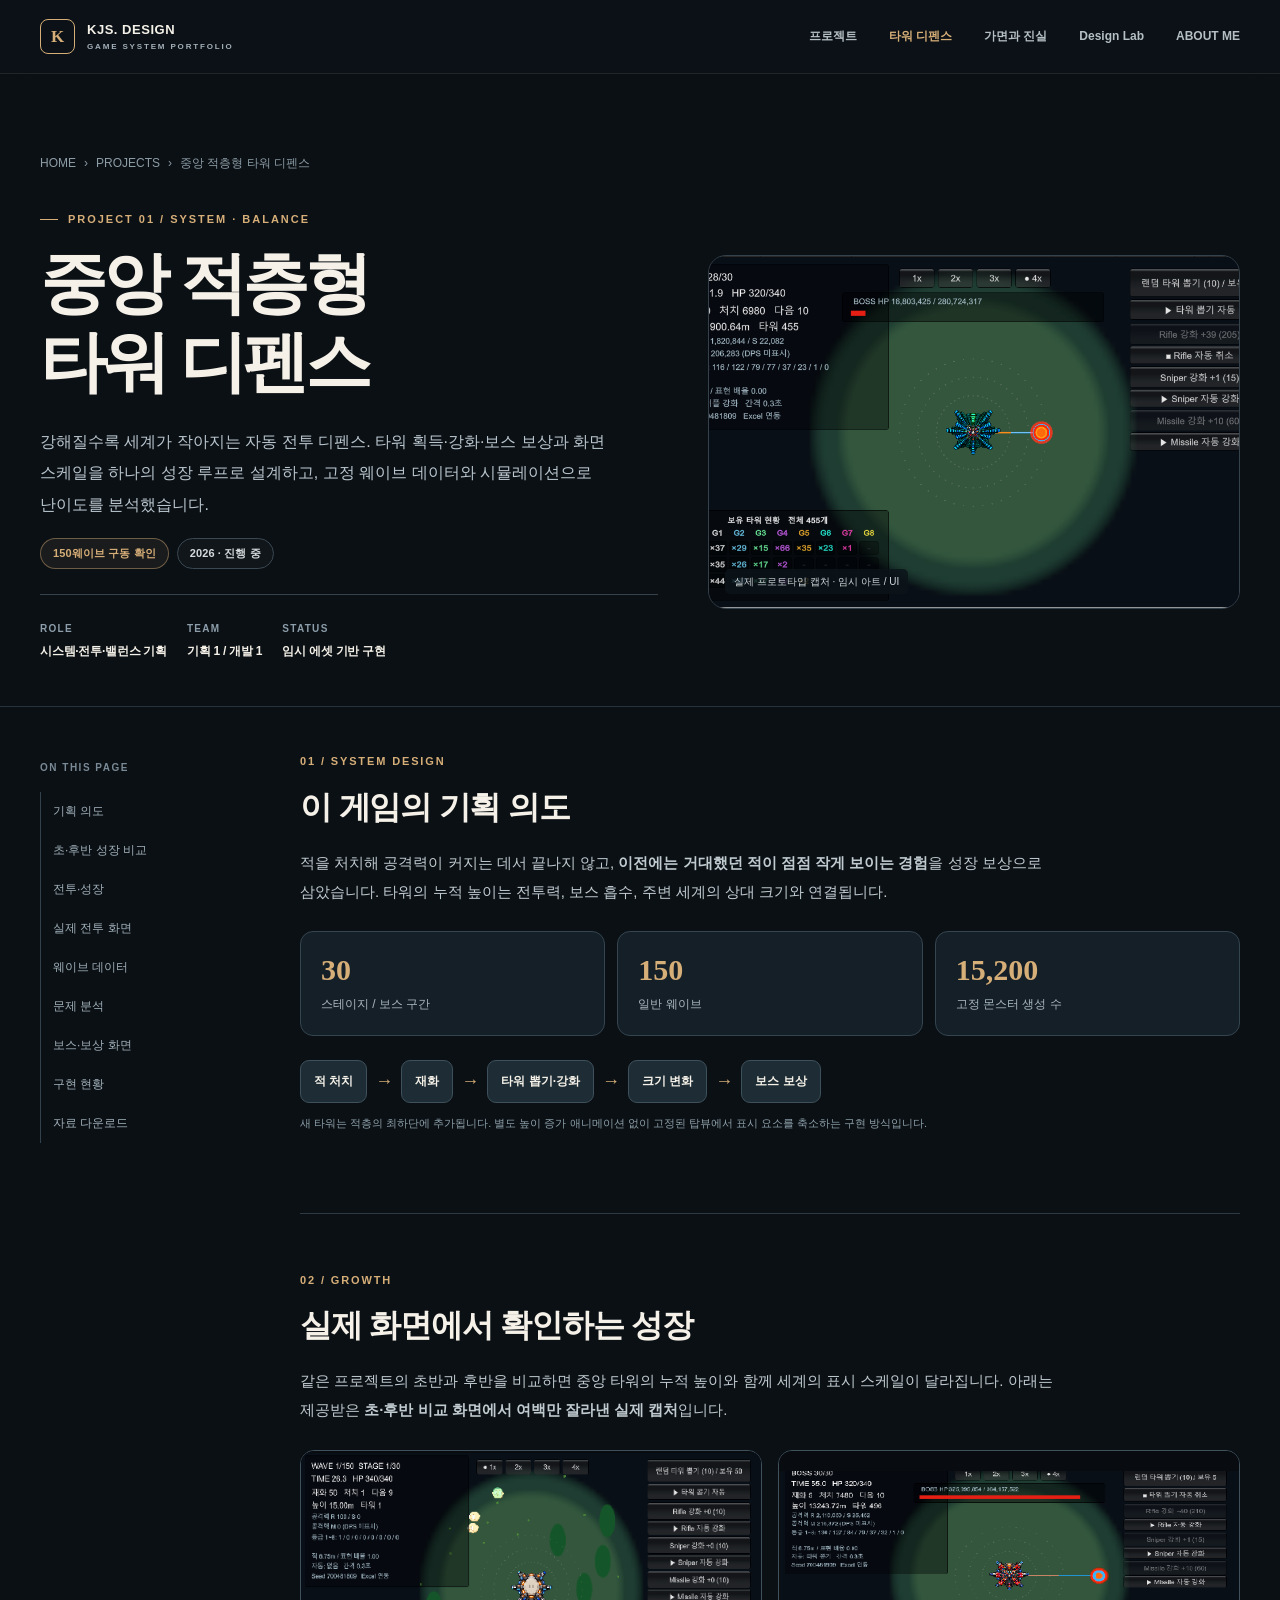
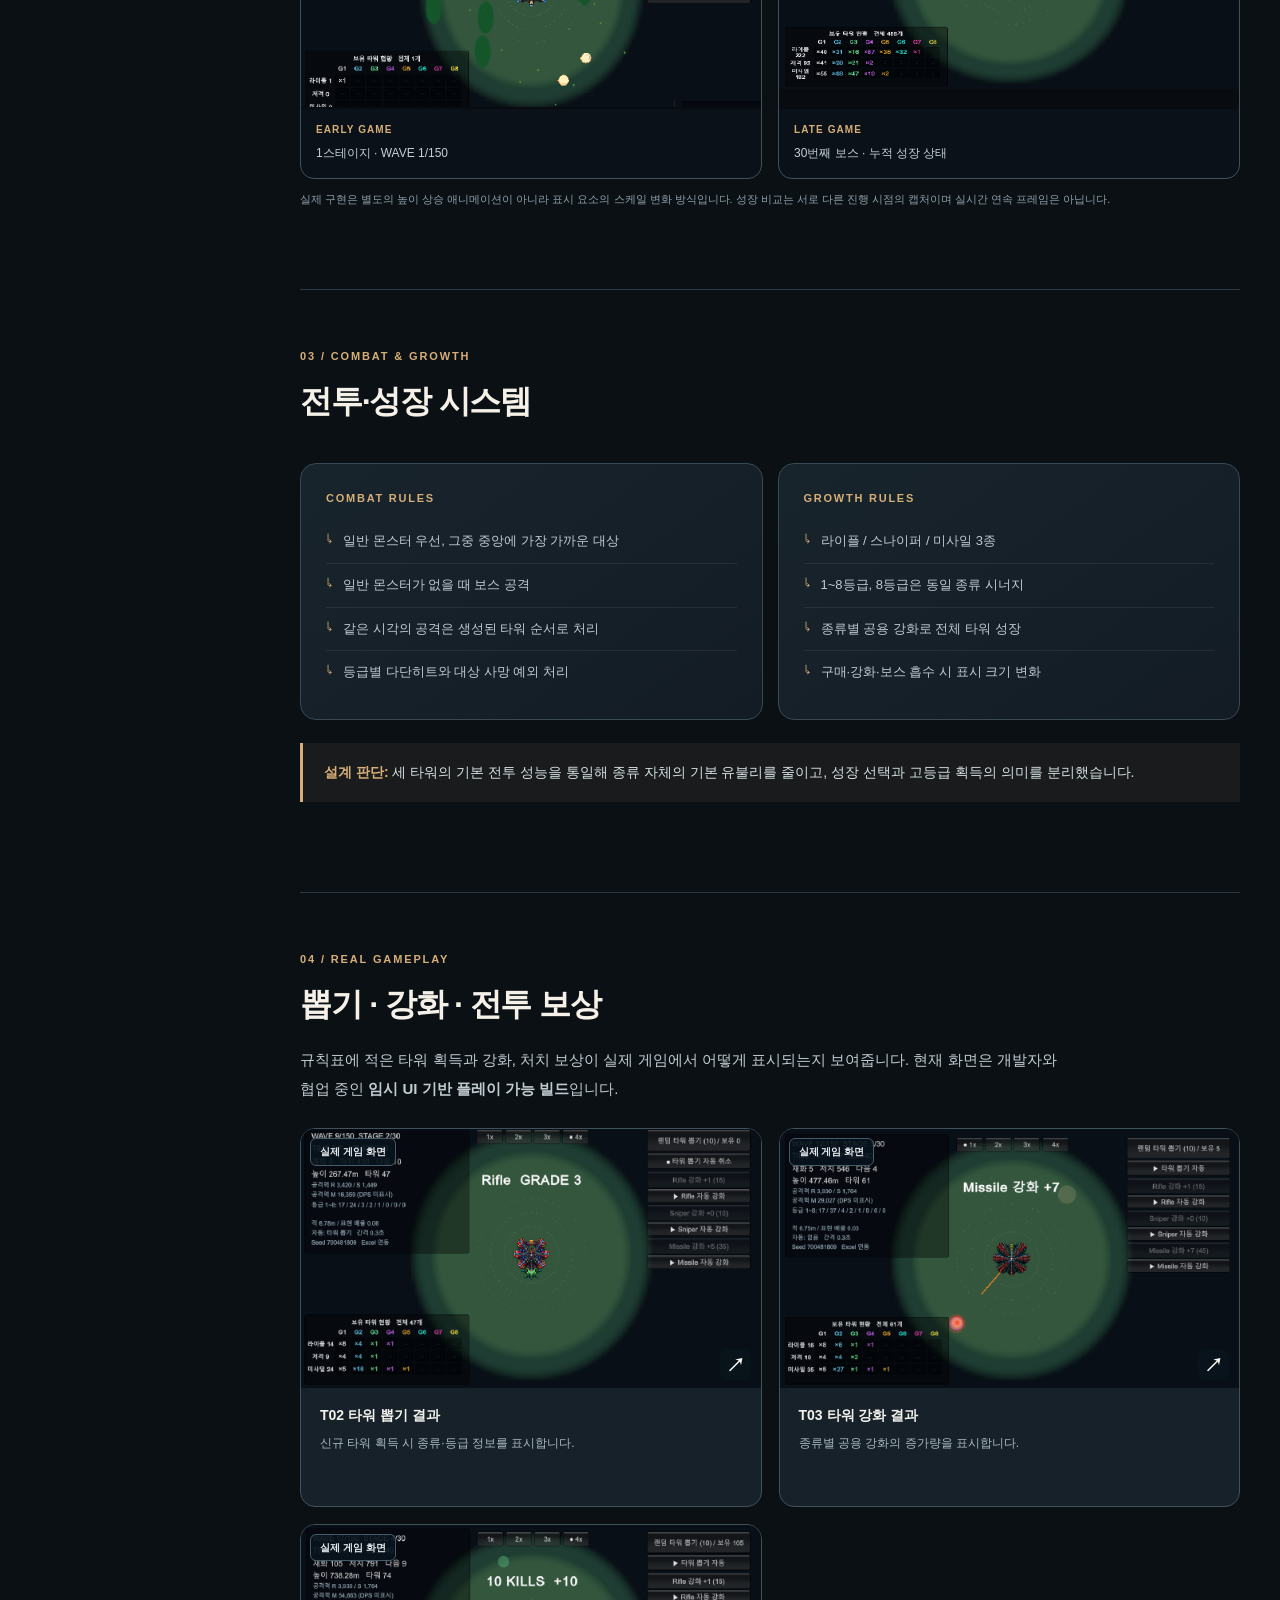
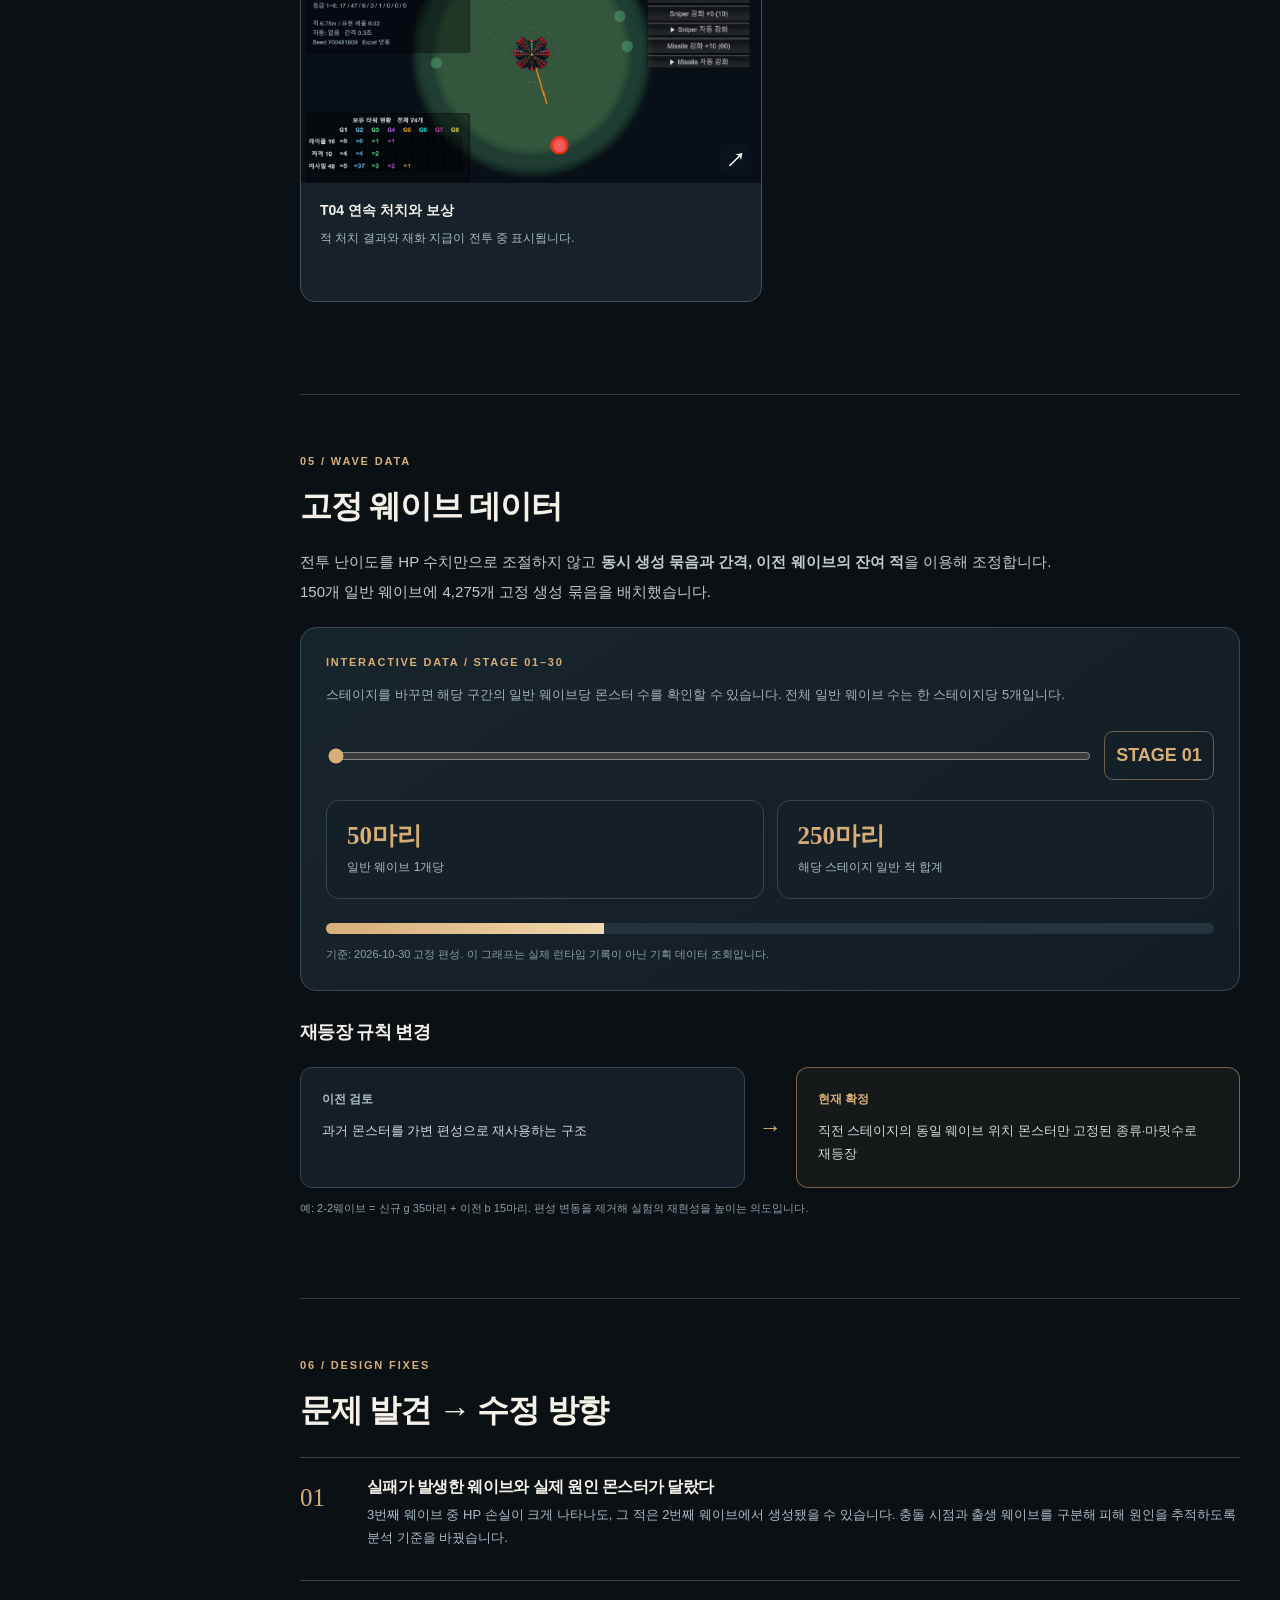
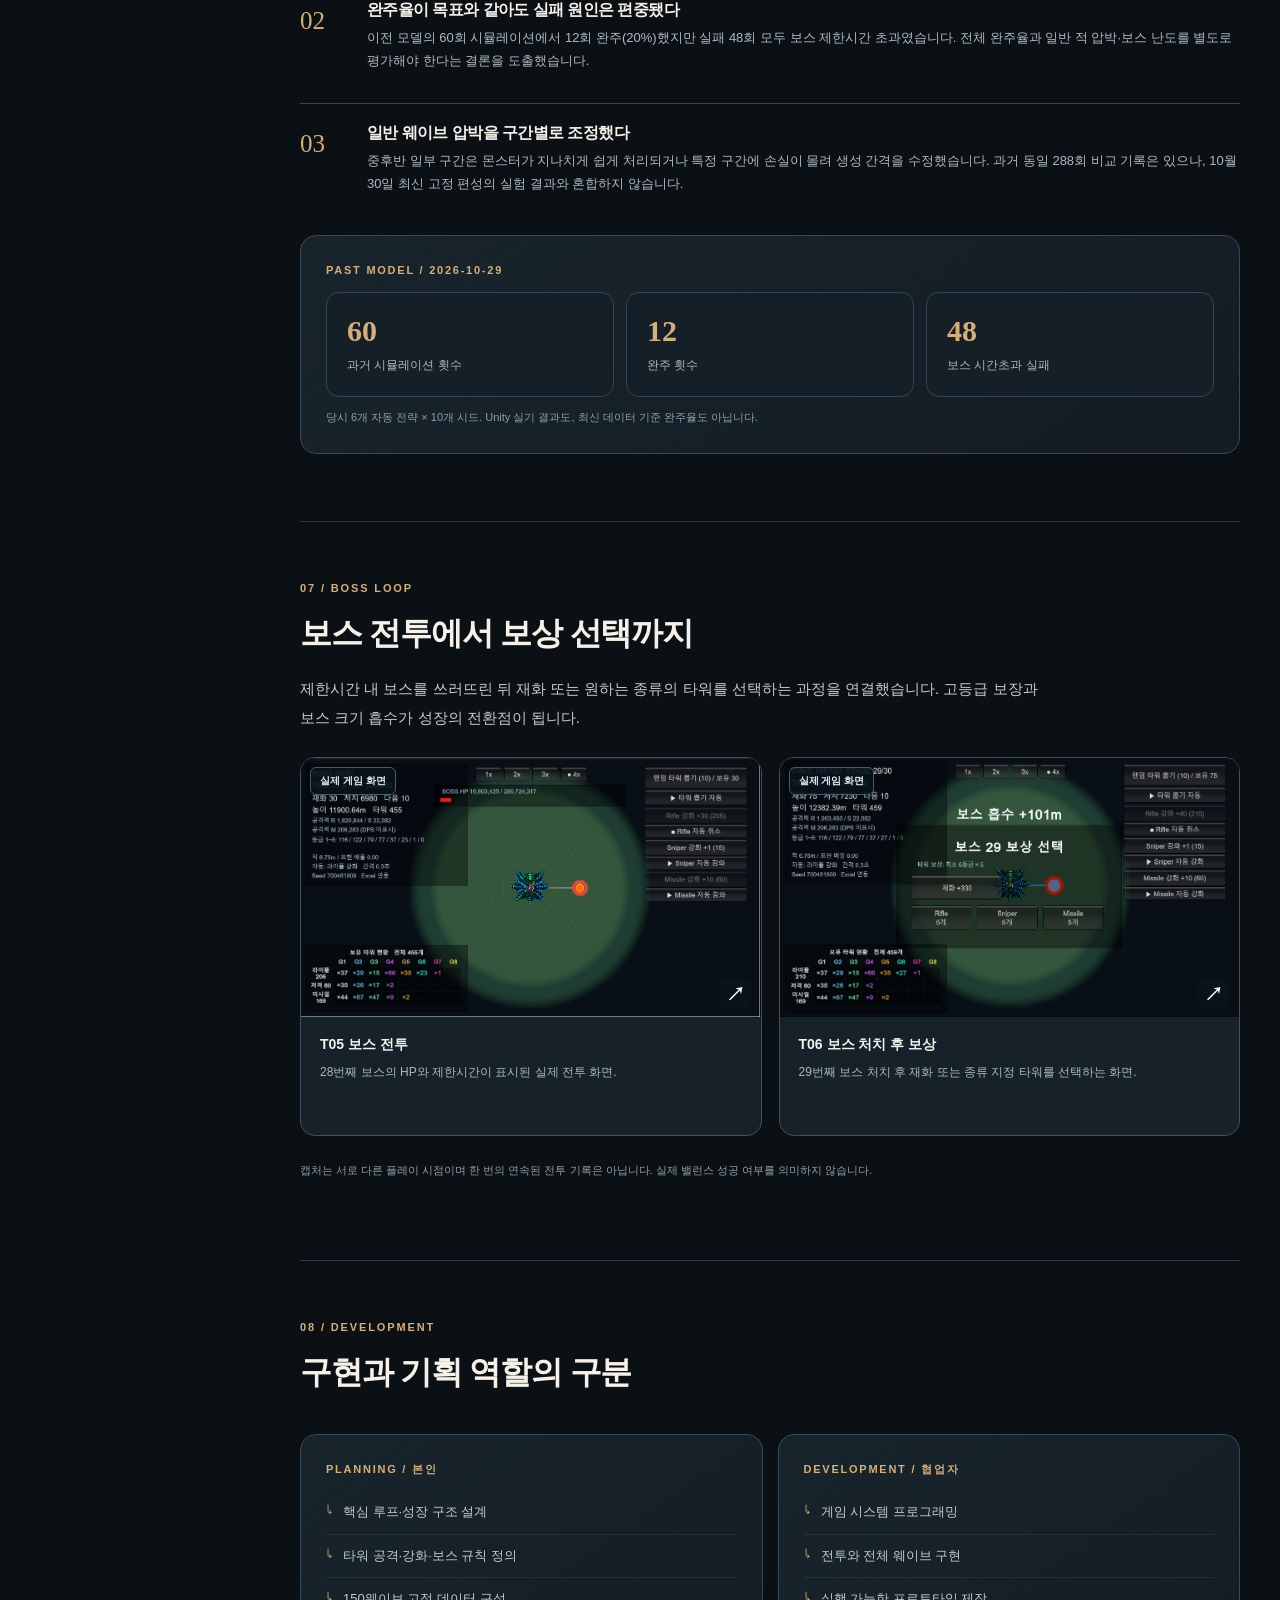
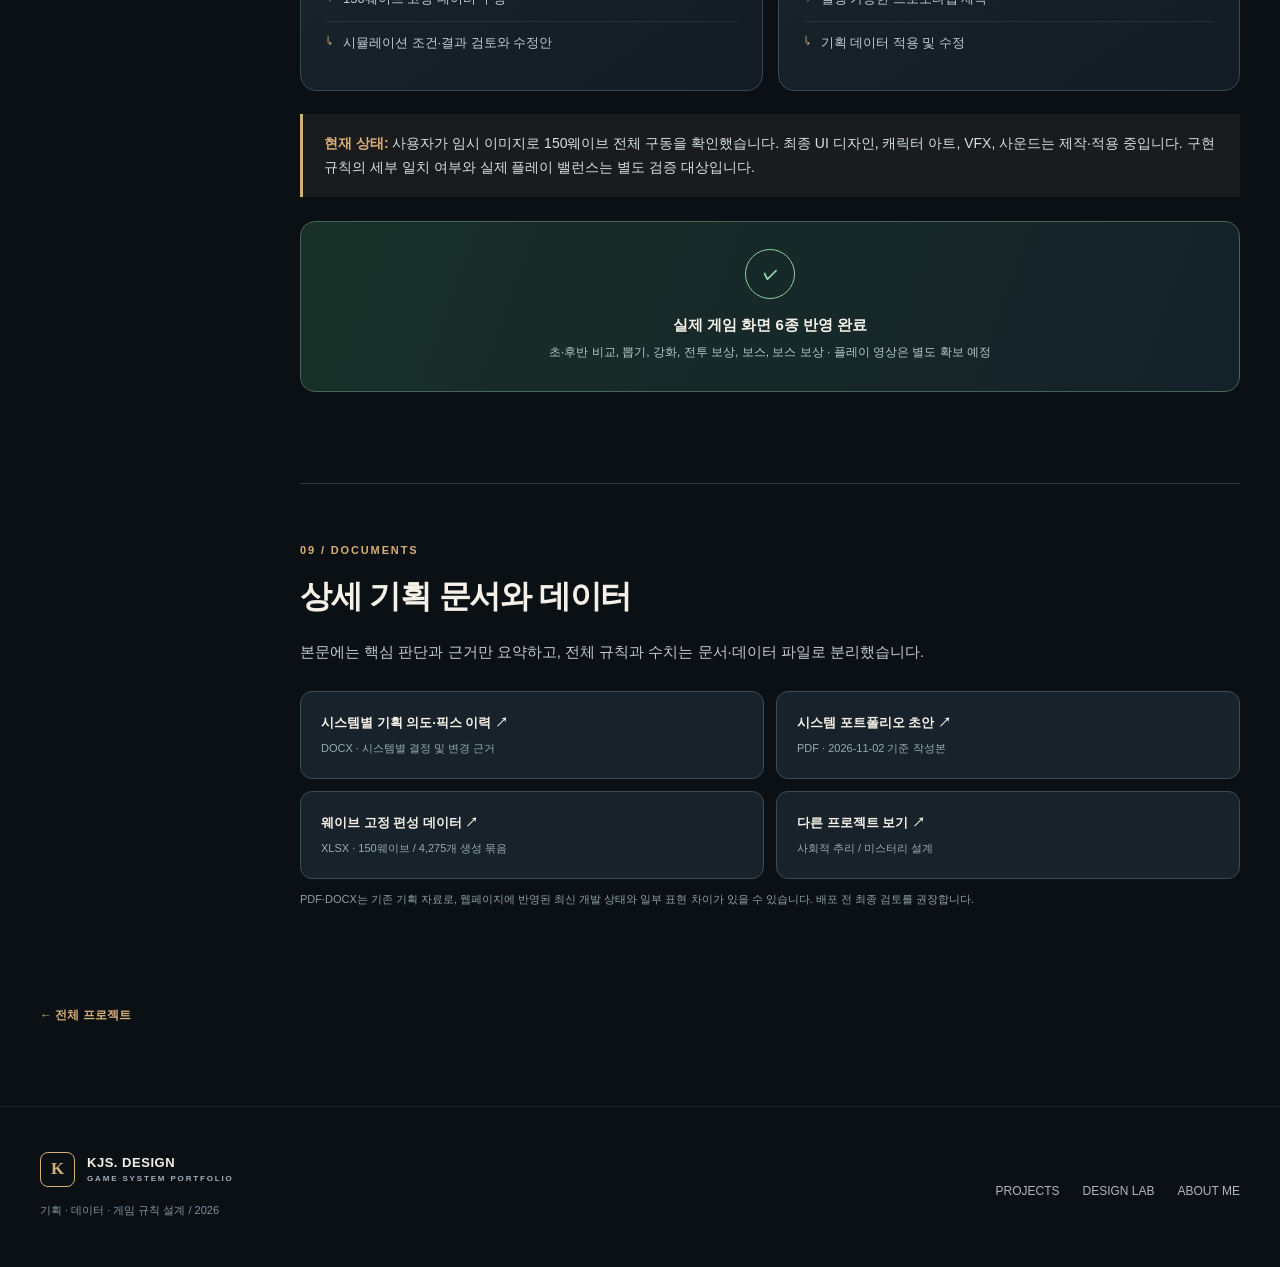
<file: projects/tower.html>
<!DOCTYPE html>

<html lang="ko"><head><meta charset="utf-8"/><meta content="width=device-width, initial-scale=1" name="viewport"/><meta content="dark" name="color-scheme"/><meta content="#0b1015" name="theme-color"/><meta content="150웨이브 타워 디펜스 게임 시스템, 밸런스, 고정 몬스터 편성 및 기획 픽스 사례." name="description"/><title>중앙 적층형 타워 디펜스 | KJS Design</title><link href="../assets/favicon.svg" rel="icon" type="image/svg+xml"/><link href="../assets/site.css" rel="stylesheet"/><script defer="" src="../assets/site.js"></script></head><body class="theme-tower"><a class="skip-link" href="#main">본문 바로가기</a><header class="site-header"><div class="wrap header-inner"><a aria-label="홈으로" class="brand" href="../index.html"><span class="brand-mark">K</span><span class="brand-name">KJS. DESIGN<small>GAME SYSTEM PORTFOLIO</small></span></a><button aria-controls="main-nav" aria-expanded="false" aria-label="메뉴 열기" class="menu-toggle" type="button">☰</button><nav aria-label="주 메뉴" class="nav" id="main-nav"><a href="../index.html#work">프로젝트</a><a aria-current="page" href="../projects/tower.html">타워 디펜스</a><a href="../projects/masks.html">가면과 진실</a><a href="../design-lab.html">Design Lab</a><a href="../about.html">ABOUT ME</a></nav></div></header><main id="main"><section class="page-top"><div class="wrap"><div class="breadcrumb"><a href="../index.html">HOME</a><span>›</span><span>PROJECTS</span><span>›</span><span>중앙 적층형 타워 디펜스</span></div><div class="page-top-grid"><div><div class="kicker">PROJECT 01 / SYSTEM · BALANCE</div><h1 class="page-title">중앙 적층형<br/>타워 디펜스</h1><p class="page-lead">강해질수록 세계가 작아지는 자동 전투 디펜스. 타워 획득·강화·보스 보상과 화면 스케일을 하나의 성장 루프로 설계하고, 고정 웨이브 데이터와 시뮬레이션으로 난이도를 분석했습니다.</p><div class="tag-row"><span class="pill accent">150웨이브 구동 확인</span><span class="pill">2026 · 진행 중</span></div><div class="metadata"><div class="meta-field"><small>ROLE</small><strong>시스템·전투·밸런스 기획</strong></div><div class="meta-field"><small>TEAM</small><strong>기획 1 / 개발 1</strong></div><div class="meta-field"><small>STATUS</small><strong>임시 에셋 기반 구현</strong></div></div></div><div class="page-cover"><img alt="보스 28회차 전투가 진행 중인 중앙 적층형 타워 디펜스 실제 게임 화면" decoding="async" src="../media/tower_boss_combat.png"/><small>실제 프로토타입 캡처 · 임시 아트 / UI</small></div></div></div></section><div class="detail-shell"><div class="wrap detail-layout"><aside aria-label="목차" class="toc"><div class="toc-label">ON THIS PAGE</div><a href="#intent">기획 의도</a><a href="#growth-comparison">초·후반 성장 비교</a><a href="#rules">전투·성장</a><a href="#combat-captures">실제 전투 화면</a><a href="#waves">웨이브 데이터</a><a href="#fixes">문제 분석</a><a href="#boss-captures">보스·보상 화면</a><a href="#development">구현 현황</a><a href="#downloads">자료 다운로드</a></aside><article class="detail-contents"><section class="detail-section" id="intent"><div class="section-number">01 / SYSTEM DESIGN</div><h2>이 게임의 기획 의도</h2><p class="detail-intro">적을 처치해 공격력이 커지는 데서 끝나지 않고, <strong>이전에는 거대했던 적이 점점 작게 보이는 경험</strong>을 성장 보상으로 삼았습니다. 타워의 누적 높이는 전투력, 보스 흡수, 주변 세계의 상대 크기와 연결됩니다.</p><div class="info-grid"><div class="info-tile"><strong>30</strong><span>스테이지 / 보스 구간</span></div><div class="info-tile"><strong>150</strong><span>일반 웨이브</span></div><div class="info-tile"><strong>15,200</strong><span>고정 몬스터 생성 수</span></div></div><div class="flow-diagram"><span class="flow-node">적 처치</span><span class="flow-arrow">→</span><span class="flow-node">재화</span><span class="flow-arrow">→</span><span class="flow-node">타워 뽑기·강화</span><span class="flow-arrow">→</span><span class="flow-node">크기 변화</span><span class="flow-arrow">→</span><span class="flow-node">보스 보상</span></div><p class="footnote">새 타워는 적층의 최하단에 추가됩니다. 별도 높이 증가 애니메이션 없이 고정된 탑뷰에서 표시 요소를 축소하는 구현 방식입니다.</p></section><section class="detail-section" id="growth-comparison">
<div class="section-number">02 / GROWTH</div><h2>실제 화면에서 확인하는 성장</h2>
<p class="detail-intro">같은 프로젝트의 초반과 후반을 비교하면 중앙 타워의 누적 높이와 함께 세계의 표시 스케일이 달라집니다. 아래는 제공받은 <strong>초·후반 비교 화면에서 여백만 잘라낸 실제 캡처</strong>입니다.</p>
<div class="growth-pair"><figure class="growth-cell"><img alt="WAVE 1 STAGE 1 초기 전투 실제 화면" loading="lazy" src="../media/tower_growth_early.png"/><figcaption><b>EARLY GAME</b> 1스테이지 · WAVE 1/150</figcaption></figure>
<figure class="growth-cell"><img alt="BOSS 30 STAGE 30 후반 전투 실제 화면" loading="lazy" src="../media/tower_growth_late.png"/><figcaption><b>LATE GAME</b> 30번째 보스 · 누적 성장 상태</figcaption></figure></div>
<p class="footnote">실제 구현은 별도의 높이 상승 애니메이션이 아니라 표시 요소의 스케일 변화 방식입니다. 성장 비교는 서로 다른 진행 시점의 캡처이며 실시간 연속 프레임은 아닙니다.</p></section><section class="detail-section" id="rules"><div class="section-number">03 / COMBAT &amp; GROWTH</div><h2>전투·성장 시스템</h2><div class="two-col"><div class="panel"><div class="panel-title">COMBAT RULES</div><ul class="list-clean"><li>일반 몬스터 우선, 그중 중앙에 가장 가까운 대상</li><li>일반 몬스터가 없을 때 보스 공격</li><li>같은 시각의 공격은 생성된 타워 순서로 처리</li><li>등급별 다단히트와 대상 사망 예외 처리</li></ul></div><div class="panel"><div class="panel-title">GROWTH RULES</div><ul class="list-clean"><li>라이플 / 스나이퍼 / 미사일 3종</li><li>1~8등급, 8등급은 동일 종류 시너지</li><li>종류별 공용 강화로 전체 타워 성장</li><li>구매·강화·보스 흡수 시 표시 크기 변화</li></ul></div></div><div class="callout"><strong>설계 판단:</strong> 세 타워의 기본 전투 성능을 통일해 종류 자체의 기본 유불리를 줄이고, 성장 선택과 고등급 획득의 의미를 분리했습니다.</div></section><section class="detail-section" id="combat-captures"><div class="section-number">04 / REAL GAMEPLAY</div><h2>뽑기 · 강화 · 전투 보상</h2><p class="detail-intro">규칙표에 적은 타워 획득과 강화, 처치 보상이 실제 게임에서 어떻게 표시되는지 보여줍니다. 현재 화면은 개발자와 협업 중인 <strong>임시 UI 기반 플레이 가능 빌드</strong>입니다.</p>
<div class="screenshot-gallery columns-two"><button aria-label="타워 뽑기 결과 이미지 확대 보기" class="screenshot-card" data-description="신규 타워 획득 시 종류·등급 정보를 표시합니다." data-lightbox="../media/tower_draw.png" data-title="타워 뽑기 결과" type="button">
<span class="screenshot-media"><img alt="타워 뽑기 결과" decoding="async" loading="lazy" src="../media/tower_draw.png"/><span class="gallery-tag">실제 게임 화면</span><span aria-hidden="true" class="shot-zoom">↗</span></span>
<span class="screenshot-meta"><b>T02 타워 뽑기 결과</b><span>신규 타워 획득 시 종류·등급 정보를 표시합니다.</span></span>
</button><button aria-label="타워 강화 결과 이미지 확대 보기" class="screenshot-card" data-description="종류별 공용 강화의 증가량을 표시합니다." data-lightbox="../media/tower_upgrade.png" data-title="타워 강화 결과" type="button">
<span class="screenshot-media"><img alt="타워 강화 결과" decoding="async" loading="lazy" src="../media/tower_upgrade.png"/><span class="gallery-tag">실제 게임 화면</span><span aria-hidden="true" class="shot-zoom">↗</span></span>
<span class="screenshot-meta"><b>T03 타워 강화 결과</b><span>종류별 공용 강화의 증가량을 표시합니다.</span></span>
</button><button aria-label="연속 처치와 보상 이미지 확대 보기" class="screenshot-card" data-description="적 처치 결과와 재화 지급이 전투 중 표시됩니다." data-lightbox="../media/tower_kill_reward.png" data-title="연속 처치와 보상" type="button">
<span class="screenshot-media"><img alt="연속 처치와 보상" decoding="async" loading="lazy" src="../media/tower_kill_reward.png"/><span class="gallery-tag">실제 게임 화면</span><span aria-hidden="true" class="shot-zoom">↗</span></span>
<span class="screenshot-meta"><b>T04 연속 처치와 보상</b><span>적 처치 결과와 재화 지급이 전투 중 표시됩니다.</span></span>
</button></div></section><section class="detail-section" id="waves"><div class="section-number">05 / WAVE DATA</div><h2>고정 웨이브 데이터</h2><p class="detail-intro">전투 난이도를 HP 수치만으로 조절하지 않고 <strong>동시 생성 묶음과 간격, 이전 웨이브의 잔여 적</strong>을 이용해 조정합니다. 150개 일반 웨이브에 4,275개 고정 생성 묶음을 배치했습니다.</p><div class="panel"><div class="panel-title">INTERACTIVE DATA / STAGE 01–30</div><p class="muted" style="font-size:13px">스테이지를 바꾸면 해당 구간의 일반 웨이브당 몬스터 수를 확인할 수 있습니다. 전체 일반 웨이브 수는 한 스테이지당 5개입니다.</p><div class="stage-selector"><input aria-label="스테이지 선택" id="stage-input" max="30" min="1" type="range" value="1"/><div class="stage-label" id="stage-label">STAGE 01</div></div><div class="stage-stats"><div class="info-tile"><strong id="wave-count">50마리</strong><span>일반 웨이브 1개당</span></div><div class="info-tile"><strong id="stage-total">250마리</strong><span>해당 스테이지 일반 적 합계</span></div></div><div class="bar-track"><div class="bar" id="stage-bar"></div></div><p class="footnote">기준: 2026-10-30 고정 편성. 이 그래프는 실제 런타임 기록이 아닌 기획 데이터 조회입니다.</p></div><h3>재등장 규칙 변경</h3><div class="comparison"><div class="compare-item"><b>이전 검토</b><p>과거 몬스터를 가변 편성으로 재사용하는 구조</p></div><div class="compare-arrow">→</div><div class="compare-item after"><b>현재 확정</b><p>직전 스테이지의 동일 웨이브 위치 몬스터만 고정된 종류·마릿수로 재등장</p></div></div><p class="footnote">예: 2-2웨이브 = 신규 g 35마리 + 이전 b 15마리. 편성 변동을 제거해 실험의 재현성을 높이는 의도입니다.</p></section><section class="detail-section" id="fixes"><div class="section-number">06 / DESIGN FIXES</div><h2>문제 발견 → 수정 방향</h2><div class="case-list"><div class="case"><div class="case-index">01</div><div><h3>실패가 발생한 웨이브와 실제 원인 몬스터가 달랐다</h3><p>3번째 웨이브 중 HP 손실이 크게 나타나도, 그 적은 2번째 웨이브에서 생성됐을 수 있습니다. 충돌 시점과 출생 웨이브를 구분해 피해 원인을 추적하도록 분석 기준을 바꿨습니다.</p></div></div><div class="case"><div class="case-index">02</div><div><h3>완주율이 목표와 같아도 실패 원인은 편중됐다</h3><p>이전 모델의 60회 시뮬레이션에서 12회 완주(20%)했지만 실패 48회 모두 보스 제한시간 초과였습니다. 전체 완주율과 일반 적 압박·보스 난도를 별도로 평가해야 한다는 결론을 도출했습니다.</p></div></div><div class="case"><div class="case-index">03</div><div><h3>일반 웨이브 압박을 구간별로 조정했다</h3><p>중후반 일부 구간은 몬스터가 지나치게 쉽게 처리되거나 특정 구간에 손실이 몰려 생성 간격을 수정했습니다. 과거 동일 288회 비교 기록은 있으나, 10월 30일 최신 고정 편성의 실험 결과와 혼합하지 않습니다.</p></div></div></div><div class="panel"><div class="panel-title">PAST MODEL / 2026-10-29</div><div class="info-grid" style="margin-top:0"><div class="info-tile"><strong>60</strong><span>과거 시뮬레이션 횟수</span></div><div class="info-tile"><strong>12</strong><span>완주 횟수</span></div><div class="info-tile"><strong>48</strong><span>보스 시간초과 실패</span></div></div><p class="footnote">당시 6개 자동 전략 × 10개 시드. Unity 실기 결과도, 최신 데이터 기준 완주율도 아닙니다.</p></div></section><section class="detail-section" id="boss-captures"><div class="section-number">07 / BOSS LOOP</div><h2>보스 전투에서 보상 선택까지</h2><p class="detail-intro">제한시간 내 보스를 쓰러뜨린 뒤 재화 또는 원하는 종류의 타워를 선택하는 과정을 연결했습니다. 고등급 보장과 보스 크기 흡수가 성장의 전환점이 됩니다.</p><div class="screenshot-gallery columns-two"><button aria-label="보스 전투 이미지 확대 보기" class="screenshot-card" data-description="28번째 보스의 HP와 제한시간이 표시된 실제 전투 화면." data-lightbox="../media/tower_boss_combat.png" data-title="보스 전투" type="button">
<span class="screenshot-media"><img alt="보스 전투" decoding="async" loading="lazy" src="../media/tower_boss_combat.png"/><span class="gallery-tag">실제 게임 화면</span><span aria-hidden="true" class="shot-zoom">↗</span></span>
<span class="screenshot-meta"><b>T05 보스 전투</b><span>28번째 보스의 HP와 제한시간이 표시된 실제 전투 화면.</span></span>
</button><button aria-label="보스 처치 후 보상 이미지 확대 보기" class="screenshot-card" data-description="29번째 보스 처치 후 재화 또는 종류 지정 타워를 선택하는 화면." data-lightbox="../media/tower_boss_reward.png" data-title="보스 처치 후 보상" type="button">
<span class="screenshot-media"><img alt="보스 처치 후 보상" decoding="async" loading="lazy" src="../media/tower_boss_reward.png"/><span class="gallery-tag">실제 게임 화면</span><span aria-hidden="true" class="shot-zoom">↗</span></span>
<span class="screenshot-meta"><b>T06 보스 처치 후 보상</b><span>29번째 보스 처치 후 재화 또는 종류 지정 타워를 선택하는 화면.</span></span>
</button></div><p class="footnote">캡처는 서로 다른 플레이 시점이며 한 번의 연속된 전투 기록은 아닙니다. 실제 밸런스 성공 여부를 의미하지 않습니다.</p></section><section class="detail-section" id="development"><div class="section-number">08 / DEVELOPMENT</div><h2>구현과 기획 역할의 구분</h2><div class="two-col"><div class="panel"><div class="panel-title">PLANNING / 본인</div><ul class="list-clean"><li>핵심 루프·성장 구조 설계</li><li>타워 공격·강화·보스 규칙 정의</li><li>150웨이브 고정 데이터 구성</li><li>시뮬레이션 조건·결과 검토와 수정안</li></ul></div><div class="panel"><div class="panel-title">DEVELOPMENT / 협업자</div><ul class="list-clean"><li>게임 시스템 프로그래밍</li><li>전투와 전체 웨이브 구현</li><li>실행 가능한 프로토타입 제작</li><li>기획 데이터 적용 및 수정</li></ul></div></div><div class="callout"><strong>현재 상태:</strong> 사용자가 임시 이미지로 150웨이브 전체 구동을 확인했습니다. 최종 UI 디자인, 캐릭터 아트, VFX, 사운드는 제작·적용 중입니다. 구현 규칙의 세부 일치 여부와 실제 플레이 밸런스는 별도 검증 대상입니다.</div><div class="media-confirmed"><div class="play">✓</div><p>실제 게임 화면 6종 반영 완료</p><small>초·후반 비교, 뽑기, 강화, 전투 보상, 보스, 보스 보상 · 플레이 영상은 별도 확보 예정</small></div></section><section class="detail-section" id="downloads"><div class="section-number">09 / DOCUMENTS</div><h2>상세 기획 문서와 데이터</h2><p class="detail-intro">본문에는 핵심 판단과 근거만 요약하고, 전체 규칙과 수치는 문서·데이터 파일로 분리했습니다.</p><div class="download-grid"><a class="download-card" download="" href="../documents/tower_defense_design_fix_history.docx"><b>시스템별 기획 의도·픽스 이력 ↗</b><span>DOCX · 시스템별 결정 및 변경 근거</span></a><a class="download-card" href="../documents/tower_defense_system_portfolio.pdf" rel="noopener" target="_blank"><b>시스템 포트폴리오 초안 ↗</b><span>PDF · 2026-11-02 기준 작성본</span></a><a class="download-card" download="" href="../documents/tower_defense_wave_data.xlsx"><b>웨이브 고정 편성 데이터 ↗</b><span>XLSX · 150웨이브 / 4,275개 생성 묶음</span></a><a class="download-card" href="../index.html#work"><b>다른 프로젝트 보기 ↗</b><span>사회적 추리 / 미스터리 설계</span></a></div><p class="footnote">PDF·DOCX는 기존 기획 자료로, 웹페이지에 반영된 최신 개발 상태와 일부 표현 차이가 있을 수 있습니다. 배포 전 최종 검토를 권장합니다.</p></section></article></div></div></main><div class="wrap"><a class="back-top" href="../index.html#work">← 전체 프로젝트</a></div><footer class="site-footer"><div class="wrap footer-grid"><div><a class="brand" href="../index.html"><span class="brand-mark">K</span><span class="brand-name">KJS. DESIGN<small>GAME SYSTEM PORTFOLIO</small></span></a><p class="footer-note" style="margin-top:14px">기획 · 데이터 · 게임 규칙 설계 / 2026</p></div><div class="footer-links"><a href="../index.html#work">PROJECTS</a><a href="../design-lab.html">DESIGN LAB</a><a href="../about.html">ABOUT ME</a></div></div></footer></body></html>
</file>
<file: assets/site.css>
:root{--bg:#0b1015;--panel:#141b22;--panel2:#172129;--card:#18222a;--line:#31404b;--text:#f5f1e8;--muted:#a4b0b9;--dim:#778792;--accent:#d6ae78;--accent-rgb:214,174,120;--ink:#0d151b;--radius:19px;--max:1240px;color-scheme:dark}
*{box-sizing:border-box}html{scroll-behavior:smooth}body{margin:0;min-width:320px;background:var(--bg);color:var(--text);font:400 15px/1.75 'Pretendard','Noto Sans KR','Apple SD Gothic Neo','Malgun Gothic',sans-serif;word-break:keep-all}body.theme-cult{--accent:#a9e3c8;--accent-rgb:169,227,200}body.theme-masks{--accent:#e1a1a4;--accent-rgb:225,161,164}::selection{background:rgba(var(--accent-rgb),.35);color:#fff}a{color:inherit;text-decoration:none}a:focus-visible,button:focus-visible,input:focus-visible{outline:3px solid var(--accent);outline-offset:3px}button,input{font:inherit}button{cursor:pointer}img,svg{display:block;max-width:100%}img{height:auto}p{margin:0 0 1.1em}h1,h2,h3,h4{line-height:1.34;margin:0;letter-spacing:-.037em}small{font-size:12px}.wrap{width:min(var(--max),calc(100% - 80px));margin-inline:auto}.kicker{display:inline-flex;align-items:center;gap:10px;color:var(--accent);font-size:11px;font-weight:800;letter-spacing:.18em;text-transform:uppercase}.kicker:before{content:'';width:18px;height:1px;background:currentColor}.muted{color:var(--muted)}.eyebrow{font-size:11px;letter-spacing:.18em;font-weight:800;color:var(--accent)}.caps{font-size:11px;letter-spacing:.15em;font-weight:750;text-transform:uppercase}.serif{font-family:Georgia,'Times New Roman',serif;letter-spacing:-.05em}.display{font-size:clamp(48px,5.8vw,86px);font-weight:740;line-height:1.18;letter-spacing:-.075em}.display em{font-style:normal;color:var(--accent)}.section-heading{font-size:clamp(27px,3.4vw,46px);font-weight:750}.section-head{display:flex;justify-content:space-between;align-items:end;gap:25px;margin-bottom:26px}.section-sub{color:var(--muted);max-width:440px;font-size:14px}.stack{display:grid;gap:16px}.tag-row{display:flex;flex-wrap:wrap;gap:8px}.pill{font-size:11px;font-weight:750;letter-spacing:.01em;color:#d3dadb;border:1px solid #3a4851;border-radius:100px;padding:5px 12px;background:rgba(255,255,255,.025)}.pill.accent{color:var(--accent);border-color:rgba(var(--accent-rgb),.45);background:rgba(var(--accent-rgb),.075)}.btn{display:inline-flex;align-items:center;justify-content:center;gap:10px;white-space:nowrap;min-height:47px;padding:11px 18px;border-radius:10px;font-size:13px;font-weight:780;border:1px solid var(--line);background:var(--panel);color:var(--text);transition:transform .15s,border-color .15s,background .15s}.btn:hover{transform:translateY(-2px);border-color:var(--accent)}.btn-primary{background:var(--accent);color:#0b1418;border-color:var(--accent)}.btn-primary:hover{background:#e8c798}.btn-quiet{background:transparent}.icon-arr{font-family:Arial,sans-serif;font-size:17px;line-height:1}.hr{border:0;border-top:1px solid var(--line);margin:24px 0}.skip-link{position:absolute;left:10px;top:-50px;background:var(--accent);color:#0b151b;padding:9px 13px;z-index:50}.skip-link:focus{top:10px}
.site-header{border-bottom:1px solid rgba(255,255,255,.085);background:rgba(12,18,23,.9);backdrop-filter:blur(20px);position:sticky;top:0;z-index:40}.header-inner{height:73px;display:flex;align-items:center;justify-content:space-between;gap:20px}.brand{display:flex;align-items:center;gap:12px;min-width:max-content}.brand-mark{width:35px;height:35px;border:1.5px solid var(--accent);border-radius:8px;display:grid;place-items:center;color:var(--accent);font-size:17px;font-family:Georgia,serif;font-weight:bold}.brand-name{font-size:13px;font-weight:850;letter-spacing:.04em;line-height:1.2}.brand-name small{display:block;margin-top:4px;font-size:8px;color:var(--muted);letter-spacing:.23em}.nav{display:flex;align-items:center;gap:32px}.nav a{font-size:12px;color:#b5c0c5;font-weight:750;transition:color .15s}.nav a:hover,.nav a[aria-current=page]{color:var(--accent)}.nav .nav-highlight{color:var(--accent)}.menu-toggle{display:none;align-items:center;justify-content:center;width:42px;height:42px;background:transparent;color:var(--text);border:1px solid var(--line);border-radius:10px;font-size:23px}.topline{padding:10px 0;border-bottom:1px solid rgba(255,255,255,.075);font-size:10px;letter-spacing:.12em;font-weight:700;color:#8f9da6}.topline-inner{display:flex;justify-content:space-between;gap:12px}.status-dot{display:inline-block;width:7px;height:7px;border-radius:50%;background:#9dd6b7;box-shadow:0 0 10px #9dd6b772;margin-right:7px}
.home-hero{padding:104px 0 92px;position:relative;overflow:hidden}.home-hero:before{content:'';position:absolute;inset:0;background:radial-gradient(ellipse 38% 56% at 82% 30%,rgba(214,174,120,.095),transparent),linear-gradient(90deg,transparent 93%,rgba(255,255,255,.015) 94%);pointer-events:none}.hero-grid{display:grid;grid-template-columns:1.06fr .94fr;gap:55px;align-items:center}.hero-copy{position:relative;z-index:2}.hero-copy .intro{margin:28px 0 28px;max-width:580px;font-size:16px;color:#b8c3ca;line-height:1.95}.hero-copy .intro b{color:var(--text)}.hero-actions{display:flex;flex-wrap:wrap;gap:11px}.hero-proof{display:flex;gap:24px;flex-wrap:wrap;margin-top:60px}.hero-proof-item{border-left:1px solid #4d5e69;padding-left:15px}.hero-proof-item strong{font-size:22px;font-family:Georgia,serif;font-weight:600;display:block;line-height:1.2}.hero-proof-item span{display:block;font-size:11px;color:var(--muted);margin-top:4px}.hero-art{min-height:510px;position:relative;border:1px solid #34404b;border-radius:25px;overflow:hidden;background:radial-gradient(ellipse at 75% 22%,rgba(169,227,200,.11),transparent 40%),radial-gradient(ellipse at 24% 78%,rgba(225,161,164,.12),transparent 44%),#101821}.hero-art:before{content:'';position:absolute;inset:0;background-image:linear-gradient(#ffffff0a 1px,transparent 1px),linear-gradient(90deg,#ffffff0a 1px,transparent 1px);background-size:36px 36px;mask-image:linear-gradient(to bottom,#000,transparent 90%)}.art-label{position:absolute;top:21px;left:23px;font-weight:800;letter-spacing:.13em;font-size:10px;color:#a8b9bf}.art-ring{position:absolute;width:310px;height:310px;top:60px;left:50%;transform:translateX(-50%);border:1px solid #ffffff24;border-radius:50%}.art-ring:after{content:'';position:absolute;inset:45px;border:1px dashed #ffffff22;border-radius:50%}.art-center{position:absolute;left:50%;top:215px;transform:translate(-50%,-50%);width:91px;height:91px;display:grid;place-items:center;border:2px solid var(--accent);border-radius:24px;rotate:-10deg;background:var(--panel);box-shadow:0 0 65px #d6ae7840}.art-center span{font-family:Georgia,serif;font-size:47px;color:var(--accent);transform:rotate(10deg)}.art-orbit{position:absolute;background:#1c2831;border:1px solid #ffffff30;border-radius:12px;box-shadow:0 14px 42px #0006;padding:11px 15px;line-height:1.4}.art-orbit b{font-family:Georgia,serif;font-size:23px;font-weight:500}.art-orbit small{display:block;font-size:10px;letter-spacing:.13em;color:#acb9c0}.art-orbit.one{left:26px;top:120px;border-left:3px solid #d6ae78}.art-orbit.two{right:26px;top:171px;border-left:3px solid #a9e3c8}.art-orbit.three{left:25%;top:360px;border-left:3px solid #e1a1a4}.art-caption{position:absolute;bottom:18px;left:24px;right:24px;display:flex;justify-content:space-between;gap:20px;font-size:10px;letter-spacing:.13em;color:#8f9da7}.art-micro{position:absolute;right:20px;top:21px;font-size:9px;color:#647683}.index-marker{font-size:12px;color:var(--dim);letter-spacing:.11em}
.section{padding:88px 0}.section.section-shade{background:linear-gradient(180deg,#0e151b,#101820);border-block:1px solid #ffffff0b}.showcase-grid{display:grid;grid-template-columns:1fr 1fr;gap:19px}.project-card{border:1px solid #35414b;border-radius:20px;overflow:hidden;background:#151d25;transition:transform .18s,border-color .18s;min-width:0}.project-card:hover{transform:translateY(-4px);border-color:rgba(var(--accent-rgb),.7)}.project-card.featured{grid-column:1/-1;display:grid;grid-template-columns:.92fr 1.08fr;min-height:350px}.card-visual{background:#1b232b;position:relative;min-height:250px;overflow:hidden}.card-visual img{width:100%;height:100%;object-fit:cover}.project-card.featured .card-visual{order:2}.card-content{padding:29px;display:flex;flex-direction:column;align-items:flex-start;justify-content:center;gap:13px}.featured .card-content{padding:43px}.project-card h3{font-size:clamp(23px,2.5vw,34px);font-weight:750}.project-card.featured h3{font-size:39px}.project-card p{font-size:14px;color:#aebbc1;line-height:1.9;margin:0}.project-card .more{font-size:12px;font-weight:850;color:var(--accent);margin-top:8px}.project-card .card-kicker{font-size:11px;font-weight:850;letter-spacing:.13em;color:var(--accent)}.project-card .card-sidenote{font-size:11px;color:#90a0a8}.card-visual .image-label{position:absolute;left:16px;bottom:15px;padding:3px 8px;background:#0c151bc4;color:#c0c9ce;font-size:10px;letter-spacing:.07em;border:1px solid #ffffff1f;border-radius:5px}.project-card.cult-card{--accent:#a9e3c8;--accent-rgb:169,227,200}.project-card.masks-card{--accent:#e1a1a4;--accent-rgb:225,161,164}
.method-grid{display:grid;grid-template-columns:repeat(3,1fr);gap:18px}.method{border-top:1px solid #3a4b54;padding:22px 4px}.method-number{font:400 34px/1 Georgia,serif;color:var(--accent);margin-bottom:25px}.method h3{font-size:18px;margin-bottom:10px}.method p{font-size:13px;color:#aebbc2;max-width:330px}.about-strip{border:1px solid #38464e;border-radius:18px;background:linear-gradient(120deg,#1b2730,#131b22);padding:28px 34px;display:grid;grid-template-columns:1fr auto;align-items:center;gap:25px}.about-strip h2{font-size:26px;margin:10px 0}.about-strip p{font-size:13px;color:#aab9c0;max-width:650px;margin:0}.site-footer{padding:45px 0 35px;border-top:1px solid #ffffff17}.footer-grid{display:flex;justify-content:space-between;gap:25px;align-items:center}.footer-note{font-size:11px;color:#81939d}.footer-links{display:flex;gap:23px;font-size:12px;color:#aeb8bd}.footer-links a:hover{color:var(--accent)}.page-top{padding:79px 0 44px}.breadcrumb{display:flex;align-items:center;gap:8px;color:#8d9da6;font-size:12px;margin-bottom:28px}.breadcrumb a:hover{color:var(--accent)}.page-top-grid{display:grid;grid-template-columns:1fr .86fr;gap:50px;align-items:center}.page-title{font-size:clamp(42px,5.2vw,71px);line-height:1.19;letter-spacing:-.065em;margin:15px 0 23px}.page-lead{font-size:16px;color:#bac6ce;line-height:1.97;max-width:650px}.page-cover{border:1px solid #35414b;border-radius:18px;overflow:hidden;position:relative;aspect-ratio:1.42;background:#171e26}.page-cover img{width:100%;height:100%;object-fit:cover}.page-cover small{position:absolute;bottom:14px;left:16px;padding:4px 9px;background:#0b141ad4;border-radius:5px;color:#d2d9db;font-size:10px}.metadata{display:flex;gap:20px;flex-wrap:wrap;padding:25px 0 0;margin-top:25px;border-top:1px solid #37434b}.meta-field small{display:block;color:#8d9eaa;font-size:10px;letter-spacing:.13em;font-weight:700}.meta-field strong{display:block;margin-top:4px;font-size:12px;letter-spacing:-.02em}.detail-shell{border-top:1px solid #25333c;padding-top:42px}.detail-layout{display:grid;grid-template-columns:205px minmax(0,1fr);gap:55px;align-items:start}.toc{position:sticky;top:105px;padding:10px 0}.toc-label{color:#798a96;letter-spacing:.15em;font-size:10px;font-weight:850;margin-bottom:15px}.toc a{display:block;border-left:1px solid #33414b;padding:9px 12px;font-size:12px;color:#a0b0b9}.toc a:hover{color:var(--accent);border-left-color:var(--accent)}.detail-contents{max-width:940px;min-width:0}.detail-section{scroll-margin-top:105px;padding:3px 0 67px;margin-bottom:54px;border-bottom:1px solid #2d3a43}.detail-section:last-child{border:0;margin-bottom:0}.detail-section .section-number{font-size:11px;font-weight:850;letter-spacing:.17em;color:var(--accent);margin-bottom:14px}.detail-section h2{font-size:32px;margin-bottom:19px}.detail-section .detail-intro{color:#c0cbd0;font-size:15px;line-height:1.95;max-width:770px}.detail-section h3{font-size:18px;margin:29px 0 12px}.info-grid{display:grid;grid-template-columns:repeat(3,1fr);gap:12px;margin-top:25px}.info-tile{border:1px solid #344550;border-radius:13px;padding:20px;background:#151f27}.info-tile strong{font-family:Georgia,serif;font-weight:600;font-size:30px;line-height:1.2;color:var(--accent);display:block}.info-tile span{color:#aab8c1;font-size:12px;margin-top:6px;display:block}.panel{border:1px solid #394953;border-radius:16px;background:linear-gradient(145deg,#18242c,#131c24);padding:25px;margin-top:21px}.panel-soft{background:#121c24}.panel-title{font-size:11px;color:var(--accent);font-weight:850;letter-spacing:.16em;margin-bottom:12px}.panel p:last-child{margin-bottom:0}.two-col{display:grid;grid-template-columns:1fr 1fr;gap:15px}.two-col>*{min-width:0}.list-clean{list-style:none;padding:0;margin:0}.list-clean li{padding:10px 0;border-bottom:1px solid #ffffff12;color:#c1cad1;font-size:13px}.list-clean li:last-child{border:0}.list-clean li:before{content:'↳';color:var(--accent);margin-right:10px}.flow-diagram{display:flex;flex-wrap:wrap;gap:8px;margin-top:24px;align-items:center}.flow-node{background:#1e2d35;border:1px solid #3d505b;padding:10px 13px;border-radius:9px;font-size:12px;font-weight:750}.flow-arrow{color:var(--accent);font-size:18px}.table-wrap{overflow-x:auto;max-width:100%;border:1px solid #36454f;border-radius:12px;margin-top:24px}.data-table{border-collapse:collapse;width:100%;min-width:525px;font-size:12px}.data-table th{text-align:left;background:#22313a;color:#d5dee1;font-weight:700;padding:13px 15px}.data-table td{padding:12px 15px;color:#bbc8ce;border-top:1px solid #31414b}.data-table tr:nth-child(2n){background:#ffffff05}.footnote{color:#8da0a9;font-size:11px;line-height:1.8;margin-top:11px}.comparison{display:grid;grid-template-columns:1fr auto 1fr;gap:14px;align-items:stretch;margin-top:23px}.compare-item{border:1px solid #344650;border-radius:12px;padding:21px;background:#151e27}.compare-item b{display:block;font-size:12px;margin-bottom:10px;color:#aebdc6}.compare-item p{font-size:13px;color:#d4dadb;margin:0}.compare-item.after{border-color:rgba(var(--accent-rgb),.5);background:rgba(var(--accent-rgb),.055)}.compare-item.after b{color:var(--accent)}.compare-arrow{display:grid;place-items:center;color:var(--accent);font-size:23px}.case-list{display:grid;gap:12px;margin-top:25px}.case{display:grid;grid-template-columns:53px 1fr;gap:14px;border-top:1px solid #3a4750;padding:18px 0}.case .case-index{font-family:Georgia,serif;color:var(--accent);font-size:25px}.case h3{font-size:16px;margin:0 0 7px}.case p{font-size:13px;color:#abbac3;margin:0}.callout{border-left:3px solid var(--accent);padding:17px 21px;background:rgba(var(--accent-rgb),.07);margin:23px 0;color:#d4dfe1;font-size:14px}.callout strong{color:var(--accent)}.download-grid{display:grid;grid-template-columns:repeat(2,1fr);gap:12px;margin-top:25px}.download-card{border:1px solid #3b4c56;background:#17222a;border-radius:12px;padding:20px;transition:border-color .18s}.download-card:hover{border-color:var(--accent)}.download-card b{font-size:13px;display:block}.download-card span{display:block;margin-top:4px;color:#99aab2;font-size:11px}.media-placeholder{border:1px dashed #55707e;border-radius:15px;background:radial-gradient(circle at 50% 15%,rgba(var(--accent-rgb),.075),transparent 50%),#152029;padding:40px 20px;text-align:center;margin:24px 0}.media-placeholder .play{display:grid;place-items:center;border:1px solid rgba(var(--accent-rgb),.6);border-radius:100%;width:64px;height:64px;margin:0 auto 19px;font-size:21px;color:var(--accent)}.media-placeholder p{font-size:13px;color:#bdc8ce;margin:0}.media-placeholder small{color:#899da9;font-size:11px}.stage-selector{margin-top:24px;display:grid;grid-template-columns:1fr 110px;gap:15px;align-items:center}.stage-selector input[type=range]{accent-color:var(--accent);width:100%}.stage-label{border:1px solid rgba(var(--accent-rgb),.45);border-radius:9px;text-align:center;padding:8px;color:var(--accent);font-weight:850;font-size:18px}.stage-stats{display:grid;grid-template-columns:1fr 1fr;gap:13px;margin-top:20px}.stage-stats .info-tile strong{font-size:25px}.bar-track{background:#25343c;border-radius:100px;height:11px;overflow:hidden;margin-top:24px}.bar-track .bar{height:100%;background:linear-gradient(90deg,var(--accent),#f0d7ad);width:31.25%;transition:width .28s}.toggle-tabs{display:flex;flex-wrap:wrap;gap:7px;margin:21px 0}.tab{border:1px solid #44535d;background:#17232c;color:#adbfc7;border-radius:10px;padding:10px 17px;font-size:12px;font-weight:770}.tab[aria-selected=true]{border-color:var(--accent);background:rgba(var(--accent-rgb),.1);color:var(--accent)}.logic-board{position:relative;border:1px solid #4b3d48;border-radius:15px;min-height:240px;background:radial-gradient(ellipse at 45% 35%,#492e3c40,transparent),#181c27;overflow:hidden;padding:29px}.logic-line{display:flex;align-items:center;justify-content:space-between;gap:6px;margin-top:53px}.logic-card{flex:1;min-width:0;border:1px solid #887078;background:#342631;border-radius:8px;padding:15px 7px;text-align:center;font-size:12px;color:#f2dfe5}.logic-connector{flex:0 0 16px;height:2px;background:#d2aa7f}.logic-grid{display:grid;grid-template-columns:repeat(3,1fr);gap:9px;margin-top:20px}.logic-grid .logic-card{border-color:#776c7f;background:#2c2634}.logic-board .board-label{font-size:10px;font-weight:850;letter-spacing:.14em;color:var(--accent)}.ledger{margin-top:21px;border:1px solid #3a574d;border-radius:15px;background:linear-gradient(145deg,#12211e,#182722);padding:22px}.ledger .ledger-value{font-family:Georgia,serif;font-size:32px;letter-spacing:-.04em;color:#d9f4e7}.ledger-row{display:grid;grid-template-columns:1fr 1fr;gap:12px}.ledger-box{padding:16px;border:1px solid #4b645c;border-radius:9px;background:#182922}.ledger-box span{font-size:11px;color:#acc7bc;display:block}.ledger-box b{display:block;margin-top:7px;font-size:21px}.ledger-actions{display:flex;gap:9px;flex-wrap:wrap;margin-top:18px}.ledger-actions button{border:1px solid #587567;border-radius:9px;color:#dff3ea;background:#294036;padding:9px 12px;font-size:12px;font-weight:700}.ledger-actions button:hover{border-color:#a9e3c8}.ledger .ledger-message{margin-top:12px;color:#9db6aa;font-size:11px;min-height:1.4em}.back-top{display:inline-flex;align-items:center;gap:10px;padding:16px 0 80px;font-weight:800;color:var(--accent);font-size:12px}.js-only{display:none}.js .js-only{display:block}
@media(max-width:1000px){.wrap{width:min(var(--max),calc(100% - 52px))}.home-hero{padding:82px 0}.hero-grid{gap:25px}.hero-art{min-height:450px}.art-orbit.one{left:10px}.art-orbit.two{right:10px}.display{font-size:clamp(44px,5.7vw,67px)}.detail-layout{grid-template-columns:170px minmax(0,1fr);gap:30px}.page-top-grid{gap:27px}}
@media(max-width:760px){.wrap{width:calc(100% - 34px)}.site-header .header-inner{height:64px}.menu-toggle{display:flex}.nav{display:none;position:absolute;left:0;right:0;top:64px;background:#141e26;border-bottom:1px solid #3b4953;padding:18px 17px 25px;box-shadow:0 25px 40px #0008;flex-direction:column;gap:5px;align-items:stretch}.nav.open{display:flex}.nav a{padding:11px 10px;font-size:14px}.home-hero{padding:56px 0 64px}.hero-grid,.page-top-grid{grid-template-columns:1fr}.hero-art{min-height:300px}.art-ring{width:225px;height:225px;top:23px}.art-ring:after{inset:30px}.art-center{top:130px;width:70px;height:70px}.art-center span{font-size:33px}.art-orbit.one{top:50px;left:10px}.art-orbit.two{top:110px;right:10px}.art-orbit.three{top:225px;left:28%}.art-caption{font-size:8px}.hero-proof{margin-top:34px}.section{padding:60px 0}.section-head{display:block}.section-sub{margin-top:9px}.showcase-grid,.method-grid,.project-card.featured{grid-column:auto;display:flex;flex-direction:column}.project-card.featured .card-visual{order:0}.card-visual{min-height:230px;max-height:330px}.project-card.featured h3{font-size:30px}.featured .card-content,.card-content{padding:25px}.method{padding:20px 0 10px}.method-number{margin-bottom:12px}.about-strip{grid-template-columns:1fr;padding:24px}.footer-grid{align-items:flex-start;flex-direction:column}.page-top{padding:49px 0 30px}.page-cover{max-width:650px}.page-title{font-size:clamp(39px,9vw,61px)}.detail-layout{display:block}.toc{position:static;display:flex;overflow-x:auto;gap:5px;border-bottom:1px solid #36464f;margin-bottom:44px;padding-bottom:8px}.toc-label{display:none}.toc a{white-space:nowrap;border:1px solid #3b4b55;border-radius:8px;padding:7px 10px}.detail-section{margin-bottom:37px;padding-bottom:50px}.detail-section h2{font-size:27px}.info-grid{grid-template-columns:repeat(3,1fr)}.info-tile{padding:14px}.info-tile strong{font-size:25px}}
@media(max-width:500px){.display{font-size:44px}.hero-copy .intro{font-size:14px}.topline-inner span:last-child{display:none}.art-orbit{padding:8px 10px}.art-orbit b{font-size:18px}.art-orbit small{font-size:9px}.art-orbit.three{left:24%}.page-lead{font-size:14px}.info-grid{grid-template-columns:1fr 1fr}.two-col{grid-template-columns:1fr}.comparison{grid-template-columns:1fr;gap:8px}.compare-arrow{transform:rotate(90deg)}.download-grid,.ledger-row{grid-template-columns:1fr}.stage-stats{grid-template-columns:1fr 1fr}.stage-stats .info-tile strong{font-size:23px}.logic-board{padding:16px;min-height:235px}.logic-line{gap:3px}.logic-card{font-size:11px;padding:12px 3px}.logic-connector{flex-basis:8px}.metadata{gap:16px}.meta-field{min-width:42%}.hero-art{min-height:280px}.art-caption{bottom:12px}.stage-selector{grid-template-columns:1fr 90px}}
@media(prefers-reduced-motion:reduce){html{scroll-behavior:auto}*,*:before,*:after{transition:none!important;animation:none!important}}
[hidden]{display:none!important}
@media(max-width:500px){.art-orbit.three{top:203px}.art-caption{display:none}}

/* Screenshot integration · 2026-11-21 */
.hero-art{min-height:510px;background:linear-gradient(150deg,#182530,#12141e)}
.hero-art:before{display:none}
.hero-showcase-title{position:absolute;top:22px;left:25px;z-index:3;color:#d7bc91;font-size:10px;letter-spacing:.14em;font-weight:850}
.hero-shot{position:absolute;border:1px solid #52616c;overflow:hidden;border-radius:12px;background:#0e1217;box-shadow:0 24px 70px #0009}
.hero-shot img{width:100%;height:100%;object-fit:cover}
.hero-shot>span{position:absolute;bottom:0;left:0;right:0;background:linear-gradient(0deg,#080c11ee,transparent);padding:28px 14px 10px;color:#f3eeee;font-size:9px;letter-spacing:.14em;font-weight:800}
.hero-shot-tower{width:84%;height:240px;left:6%;top:70px;transform:rotate(-3deg)}
.hero-shot-masks{width:82%;height:224px;right:3%;bottom:43px;transform:rotate(3deg);border-color:#82636b}
.hero-showcase-foot{position:absolute;bottom:13px;left:26px;right:26px;font-size:9px;letter-spacing:.12em;color:#9faeb9;display:flex;justify-content:space-between}
.hero-showcase-foot b{color:#d8af78}
.project-card[data-live-image] .card-visual img{filter:saturate(.93);object-position:center}
.project-card.masks-card .card-visual img{object-position:48% 43%}
.project-card[data-live-image] .card-visual:after{content:'';position:absolute;inset:65% 0 0;pointer-events:none;background:linear-gradient(0deg,#0c131b88,transparent)}
.project-card[data-live-image] .image-label{z-index:2}
.page-cover{aspect-ratio:1.5}
.page-cover img{object-fit:cover;object-position:center}
.theme-masks .page-cover img{object-position:50% 40%}
.screenshot-gallery{display:grid;gap:17px;margin:25px 0}
.screenshot-gallery.columns-two{grid-template-columns:repeat(2,minmax(0,1fr))}
.screenshot-card{display:block;min-width:0;width:100%;border:1px solid #40515c;border-radius:15px;padding:0;background:#172129;overflow:hidden;color:inherit;text-align:left;transition:transform .18s,border-color .18s;cursor:zoom-in}
.screenshot-card:hover{border-color:var(--accent);transform:translateY(-3px)}
.screenshot-card:focus-visible{outline:3px solid var(--accent)}
.screenshot-media{display:block;aspect-ratio:16/9;position:relative;overflow:hidden;background:#070b10}
.screenshot-media img{width:100%;height:100%;object-fit:contain}
.gallery-tag{position:absolute;top:9px;left:9px;background:#08131de6;border:1px solid #455b67;padding:4px 9px;border-radius:6px;font-size:10px;color:#e7edf1;font-weight:750}
.gallery-spoiler-tag{color:#f9ddb9;border-color:#a68264}
.shot-zoom{position:absolute;right:10px;bottom:8px;display:grid;place-items:center;width:31px;height:31px;border-radius:8px;background:#09141be8;color:#f8f7f3;font-weight:850;font-size:19px}
.screenshot-meta{display:block;padding:17px 19px 19px;min-height:118px}
.screenshot-meta b{display:block;color:#f2f2ec;line-height:1.5;font-size:14px}
.screenshot-meta>span{display:block;color:#a9b9c1;font-size:12px;line-height:1.7;margin-top:7px}
.screenshot-card.spoilered .screenshot-media img{filter:blur(4px) brightness(.68);transform:scale(1.015)}
.screenshot-card.spoilered .screenshot-media:after{content:'추리 단서 미리보기 가림';position:absolute;inset:0;display:grid;place-items:center;color:#ffebd0;text-shadow:0 2px 6px #000;font-size:13px;font-weight:800;background:linear-gradient(0deg,#251b29aa,transparent 65%);pointer-events:none}
.spoiler-note{background:rgba(var(--accent-rgb),.06);border:1px solid rgba(var(--accent-rgb),.37);color:#dccfd1;padding:17px 20px;border-radius:13px;font-size:13px;line-height:1.85}
.spoiler-note strong{color:var(--accent)}
.growth-pair{display:grid;grid-template-columns:1fr 1fr;gap:16px;margin-top:25px}
.growth-cell{margin:0;min-width:0;overflow:hidden;border:1px solid #40515c;border-radius:14px;background:#0a1118}
.growth-cell img{display:block;width:100%;aspect-ratio:16/9;object-fit:contain;background:#080c11}
.growth-cell figcaption{font-size:12px;color:#c4d0d4;padding:12px 15px 14px}
.growth-cell figcaption b{display:block;color:var(--accent);letter-spacing:.11em;font-size:10px;margin-bottom:4px}
.media-confirmed{border:1px solid #486456;border-radius:15px;padding:27px;background:linear-gradient(110deg,#183028,#152129);text-align:center;margin:24px 0}
.media-confirmed .play{display:grid;place-items:center;border:1px solid #8fcea1;color:#9de3bb;border-radius:50%;width:50px;height:50px;margin:0 auto 13px;font-weight:900}
.media-confirmed p{font-weight:850;margin:0}.media-confirmed small{color:#b5c7c4}
/* Responsive / keyboard accessible image viewer */
.image-viewer{position:fixed;inset:0;z-index:1000;background:rgba(4,7,10,.93);color:#f2f2ef;display:none;align-items:center;justify-content:center;padding:24px}
.image-viewer.open{display:flex}
.image-viewer-inner{width:min(1220px,100%);max-height:95vh;display:grid;grid-template-rows:auto minmax(0,1fr) auto;gap:13px;position:relative}
.image-viewer-top{display:flex;align-items:center;justify-content:space-between;gap:12px}
.image-viewer-title{font-size:15px;font-weight:850}
.image-viewer-buttons{display:flex;gap:7px}
.image-viewer button{border:1px solid #65717b;background:#1b2730;color:#f2f2ef;cursor:pointer;border-radius:8px;min-width:38px;min-height:38px;padding:8px 13px}
.image-viewer button:hover{border-color:var(--accent)}
.image-viewer-media{position:relative;min-height:150px;display:flex;justify-content:center;align-items:center;overflow:hidden}
.image-viewer-media>img{display:block;max-width:100%;max-height:calc(95vh - 150px);object-fit:contain;border:1px solid #415058}
.image-viewer-description{font-size:12px;color:#b7c7cd}
.image-viewer[aria-hidden=true]{display:none}
.image-viewer.spoiler-protected .image-viewer-media>img{filter:blur(9px) brightness(.48)}
.viewer-spoiler-curtain{display:none;position:absolute;inset:0;z-index:2;align-items:center;justify-content:center;flex-direction:column;gap:15px;text-align:center;padding:30px;background:#05070b80}
.image-viewer.spoiler-protected .viewer-spoiler-curtain{display:flex}
.viewer-spoiler-curtain strong{font-size:17px}.viewer-spoiler-curtain p{font-size:13px;color:#e1cfcb;max-width:380px}
body.viewer-open{overflow:hidden}
@media(max-width:760px){.hero-art{min-height:340px}.hero-shot-tower{top:46px;height:172px}.hero-shot-masks{height:156px;bottom:33px}.hero-showcase-title{top:13px;left:14px}.hero-showcase-foot{left:16px;right:16px;font-size:8px}.screenshot-gallery.columns-two,.growth-pair{grid-template-columns:1fr}.screenshot-meta{min-height:0}.page-cover{aspect-ratio:16/10}}
@media(max-width:500px){.hero-art{min-height:300px}.hero-shot-tower{top:40px;height:150px;width:85%}.hero-shot-masks{height:140px;width:84%;bottom:29px}.image-viewer{padding:12px}.image-viewer-title{font-size:12px}.image-viewer button{min-width:33px;padding:7px 9px}}


/* === 2026.11.21 / two featured projects + Design Lab === */
body.theme-lab{--accent:#a9e3c8;--accent-rgb:169,227,200}
.showcase-grid.dual{display:grid;grid-template-columns:1fr;gap:22px}
.showcase-grid.dual>.featured{grid-column:auto;grid-template-columns:.88fr 1.12fr;min-height:350px}
.showcase-grid.dual>.featured.masks-card{grid-template-columns:1.12fr .88fr}
.showcase-grid.dual>.featured.masks-card .card-visual{order:0}
.showcase-grid.dual>.featured.masks-card .card-content{order:2}
.showcase-grid.dual>.featured.masks-card .card-content{padding:42px}
.lab-feature{margin-top:28px;border:1px solid #3c5254;border-radius:22px;display:grid;grid-template-columns:1.04fr .96fr;overflow:hidden;background:linear-gradient(120deg,#17262b,#121c23)}
.lab-feature-main{padding:41px 41px 45px;display:flex;align-items:start;justify-content:center;flex-direction:column;gap:19px}
.lab-feature-main h3{font-size:clamp(24px,2.6vw,36px);line-height:1.45}
.lab-feature-main h3 em{color:#a9e3c8;font-style:normal}
.lab-feature-main p{color:#b3c4c7;line-height:1.9;font-size:13px;max-width:520px}
.lab-feature-list{border-left:1px solid #35474b;padding:21px 26px;display:grid;gap:0}
.lab-feature-list>div{display:grid;grid-template-columns:37px 1fr;gap:1px 9px;align-items:center;padding:12px 2px;border-bottom:1px solid #ffffff1a}
.lab-feature-list>div:last-child{border-bottom:0}
.lab-feature-list span{font-family:Georgia,serif;color:#a9e3c8;font-size:17px;grid-row:span 2}
.lab-feature-list strong{font-size:13px;font-weight:750}
.lab-feature-list small{color:#a1b2b8;font-size:11px}
/* Lab hero */
.lab-hero{position:relative;padding:89px 0 93px;border-bottom:1px solid #ffffff12;background:radial-gradient(ellipse at 72% 25%,#a9e3c810,transparent 42%),#0c141b}
.lab-hero-grid{display:grid;grid-template-columns:1.12fr .88fr;gap:65px;align-items:center}
.lab-hero h1{font-size:clamp(38px,4.8vw,68px);letter-spacing:-.075em;line-height:1.32;margin:24px 0 24px}
.lab-hero h1 em{color:#a9e3c8;font-style:normal}
.lab-hero p{font-size:15px;color:#b8c6c8;max-width:660px;line-height:2.05;margin-bottom:24px}
.lab-hero p strong{color:#e6f5ec}
.lab-hero-art{background:linear-gradient(150deg,#1b2a30,#122027);border:1px solid #47635e;border-radius:21px;padding:26px;box-shadow:0 30px 90px #0004}
.lab-art-top,.lab-art-bottom{font-size:10px;color:#88ab9e;letter-spacing:.16em;font-weight:800}
.lab-art-line{position:relative;padding:22px 17px 20px;margin:17px 0;background:#0b151b;border-left:3px solid #a9e3c8;display:flex;flex-direction:column;gap:6px}
.lab-art-line:nth-child(3){border-color:#d6ae78}.lab-art-line:nth-child(4){border-color:#e1a1a4}
.lab-art-line span{font-size:9px;letter-spacing:.14em;color:#9dc3b6}
.lab-art-line b{font-size:18px;line-height:1.5}
.lab-art-line small{font-size:11px;color:#92aeb5}
.lab-topics{padding:72px 0 79px;background:#111c22;border-bottom:1px solid #ffffff16}
.lab-index-head{margin-top:16px}
.lab-index-grid{display:grid;grid-template-columns:repeat(5,1fr);gap:12px}
.lab-index-grid>a{display:flex;flex-direction:column;justify-content:space-between;gap:8px;min-height:155px;padding:20px 16px;border:1px solid #3a5055;background:#17252a;border-radius:13px;transition:transform .15s,border .15s}
.lab-index-grid>a:hover{transform:translateY(-3px);border-color:#a9e3c8}
.lab-index-grid span{color:#a9e3c8;font-size:9px;font-weight:850;letter-spacing:.1em}
.lab-index-grid b{line-height:1.5;font-size:15px}
.lab-index-grid small{color:#a5b9bd;line-height:1.5}
.lab-split-shell{background:#0e151b;padding:65px 0 92px}
.lab-split{display:grid;grid-template-columns:218px minmax(0,1fr);gap:58px}
.lab-toc{position:sticky;top:102px;align-self:start;padding:15px 0;display:flex;flex-direction:column;gap:5px;border-left:1px solid #425459}
.lab-toc>span{font-size:10px;letter-spacing:.17em;color:#a9e3c8;font-weight:800;padding:4px 18px 12px}
.lab-toc a{font-size:12px;color:#b2c2c4;padding:8px 18px;line-height:1.6;border-left:2px solid transparent;margin-left:-1px}
.lab-toc a:hover{color:#a9e3c8;border-color:#a9e3c8;background:#ffffff07}
.lab-content{min-width:0}
.lab-case{padding:44px 0 79px;border-bottom:1px solid #425259;scroll-margin-top:105px}
.lab-case:first-child{padding-top:0}
.lab-case-top{display:flex;gap:17px;align-items:center;margin-bottom:20px}
.lab-case-num{font-family:Georgia,serif;font-size:29px;color:#a9e3c8}
.lab-case-label{font-size:11px;letter-spacing:.14em;font-weight:800;color:#93b9aa}
.lab-case h2{font-size:clamp(29px,3.4vw,48px);line-height:1.45;letter-spacing:-.07em;margin-bottom:17px}
.lab-case h3{font-size:19px;margin:31px 0 14px}
.lab-lead{font-size:15px;line-height:2;color:#b9cbca;max-width:800px}
.lab-status{margin:22px 0 30px;padding:13px 16px;display:flex;gap:16px;border-radius:8px;border:1px solid #41565c;background:#15232a;color:#c1ccce;font-size:12px;line-height:1.8}
.lab-status>b{color:#a9e3c8;min-width:31px}
.lab-facts{display:grid;grid-template-columns:1fr 1fr;gap:16px;margin:22px 0}
.lab-facts>div{border-top:1px solid #45585b;padding:17px 4px 0}
.lab-facts b{font-size:13px;color:#e8f5eb}
.lab-facts p{color:#adbec1;line-height:1.95;font-size:13px;margin-top:8px}
.lab-conclusion{border-left:3px solid #a9e3c8;padding:15px 21px;background:#152328;margin:23px 0 0}
.lab-conclusion b{font-size:12px;color:#a9e3c8;letter-spacing:.07em}
.lab-conclusion p{margin:5px 0 0;font-size:13px;color:#b3c7c6;line-height:1.9}
.lab-steps{display:flex;align-items:center;gap:8px;margin:29px 0}
.lab-steps>div{padding:17px 13px;border:1px solid #4c6666;border-radius:10px;flex:1;min-height:94px;text-align:center;display:flex;flex-direction:column;justify-content:center;gap:5px;font-size:12px;font-weight:850;background:#16282a}
.lab-steps>div:last-child{border-color:#ae777d;background:#302128}
.lab-steps small{color:#b1c5c8;font-size:10px;font-weight:500}
.lab-steps i{font-style:normal;color:#a9e3c8;font-size:14px}
.lab-info-diagram{display:grid;grid-template-columns:1fr 130px 1fr;gap:12px;align-items:stretch;margin:30px 0;background:#15242b;border:1px solid #354e53;border-radius:13px;padding:22px}
.lab-info-field{padding:19px 16px;border-radius:10px;background:#1b3138;text-align:center;min-height:142px}
.lab-info-field.command{background:#212e34}
.lab-info-field>span{color:#e5f5ef;font-weight:800;font-size:12px}
.lab-info-tokens{display:flex;justify-content:center;gap:7px;margin:14px 0}
.lab-info-tokens i{font-style:normal;width:30px;height:30px;display:grid;place-items:center;border:1px solid #85bdac;border-radius:7px;color:#c7f0e0;font-size:14px}
.lab-info-field small{font-size:10px;color:#a4b9bc}
.lab-info-channel{display:flex;align-items:center;justify-content:center;flex-direction:column;gap:8px;text-align:center}
.lab-info-channel b{font-size:14px;color:#a9e3c8}
.lab-info-channel small{font-size:10px;color:#b5c4c7}
.lab-info-channel span{font-size:24px;color:#d6ae78;line-height:1}
.lane-demo{display:grid;grid-template-columns:repeat(5,1fr);gap:9px;margin:26px 0 10px}
.lane-demo>div{min-height:119px;display:flex;align-items:center;justify-content:center;flex-direction:column;gap:14px;border:1px solid #394f52;background:#17232a;border-radius:9px;text-align:center;padding:9px}
.lane-demo>div.active{border-color:#a9e3c8;background:#1d3d39;box-shadow:inset 0 0 20px #a9e3c810}
.lane-demo span{font-size:10px;color:#aac1c4;font-weight:800;letter-spacing:.1em}
.lane-demo b{font-size:12px;color:#e1ece9}
.lab-diagram-caption{font-size:11px;color:#879da4;line-height:1.8}
.lab-rule-flow{display:flex;align-items:center;justify-content:space-between;gap:9px;margin-top:24px;flex-wrap:wrap}
.lab-rule-flow b{flex:1;background:#172a2b;border:1px solid #40605b;border-radius:9px;text-align:center;font-size:12px;padding:14px 9px;min-width:110px}
.lab-rule-flow span{color:#a9e3c8}
.weapon-cycle{margin:27px 0;background:#15242a;border:1px solid #3e575b;border-radius:13px;padding:23px}
.weapon-row{display:flex;gap:9px;align-items:center;justify-content:center}
.weapon-row>div{border:1px solid #63877b;background:#1c3235;flex:1;text-align:center;padding:10px;border-radius:8px;max-width:185px}
.weapon-row small,.snapshot small{display:block;color:#98b2b5;font-size:10px}
.weapon-row b{font:400 28px/1.45 Georgia,serif;color:#e7f5f0}
.weapon-row>span{color:#a9e3c8}
.snapshot{display:grid;grid-template-columns:1fr auto 1fr;gap:12px;align-items:center;margin-top:24px;border-top:1px solid #445b60;padding-top:22px}
.snapshot>div{border-radius:7px;background:#0f1b22;padding:13px;text-align:center}
.snapshot strong{display:block;color:#a9e3c8;font:400 28px/1.3 Georgia,serif}
.snapshot>span{font-size:11px;color:#b5c6c6;text-align:center}
.weapon-cycle>p{font-size:12px;color:#b9caca;margin:16px 0 0;text-align:center}
.bubble-diagram{margin-top:25px;display:grid;grid-template-columns:1fr 1fr;gap:25px;align-items:center;background:#142229;border:1px solid #41565b;border-radius:13px;padding:24px}
.bubble-grid{display:grid;grid-template-columns:repeat(5,36px);grid-auto-rows:36px;gap:9px;justify-content:center}
.bubble{display:block;border-radius:50%;background:#cd856c;box-shadow:inset -5px -5px 9px #0005,0 0 12px #cd856c21}
.bubble.water{background:#79b7d7}.bubble.air{background:#a0c99c}
.bubble-observe{display:grid;gap:11px}
.bubble-observe b{color:#e5f1e8;font-size:14px}
.bubble-observe span{font-size:12px;color:#aebfc3;border-left:2px solid #c89583;padding-left:12px}
.lab-summary{scroll-margin-top:100px;padding:65px 0 15px}
.lab-summary h2{font-size:clamp(26px,3vw,38px);margin:14px 0}
.lab-summary>p{color:#acbcbf;font-size:14px;line-height:2;max-width:840px}
.lab-summary-grid{display:grid;grid-template-columns:repeat(3,1fr);gap:12px;margin:25px 0 26px}
.lab-summary-grid>div{padding:17px;border:1px solid #49625d;border-radius:9px;background:#18292b}
.lab-summary-grid strong{display:block;font-size:14px;color:#e6f4ee}
.lab-summary-grid span{display:block;font-size:11px;color:#a4bdb8;margin-top:5px}
@media(max-width:1000px){.lab-index-grid{grid-template-columns:repeat(3,1fr)}.lab-hero-grid{gap:28px}.lab-split{grid-template-columns:160px minmax(0,1fr);gap:26px}}
@media(max-width:760px){.showcase-grid.dual>.featured,.showcase-grid.dual>.featured.masks-card{display:flex;flex-direction:column;min-height:0}.showcase-grid.dual>.featured.masks-card .card-visual{order:2}.showcase-grid.dual>.featured.masks-card .card-content{order:0;padding:28px}.lab-feature{grid-template-columns:1fr}.lab-feature-main{padding:29px}.lab-feature-list{border-left:0;border-top:1px solid #35474b;padding:13px 25px}.lab-hero{padding:57px 0}.lab-hero-grid{grid-template-columns:1fr}.lab-hero-art{display:none}.lab-index-grid{grid-template-columns:repeat(2,1fr)}.lab-split{display:block}.lab-toc{position:static;display:flex;flex-direction:row;flex-wrap:wrap;border-left:0;border-bottom:1px solid #44595b;padding:0 0 18px;margin-bottom:20px}.lab-toc>span{width:100%;padding:0 0 4px}.lab-toc a{border:1px solid #31484d;margin:0;border-radius:100px;padding:4px 9px;font-size:11px}.lab-case{padding-bottom:57px}.lab-steps{flex-wrap:wrap}.lab-steps>div{min-width:38%}.lab-steps i{display:none}.lab-info-diagram{grid-template-columns:1fr}.lab-info-channel{min-height:80px}.lab-facts{grid-template-columns:1fr}.lab-summary-grid{grid-template-columns:1fr}}
@media(max-width:500px){.lab-index-grid{grid-template-columns:1fr}.lab-index-grid>a{min-height:110px}.lab-case h2{font-size:29px}.lane-demo{gap:4px}.lane-demo>div{min-height:95px;padding:5px}.lane-demo span{font-size:8px}.lane-demo b{font-size:10px}.lab-rule-flow{display:grid;grid-template-columns:1fr}.lab-rule-flow span{text-align:center;transform:rotate(90deg)}.snapshot{display:flex;flex-direction:column}.snapshot>div{width:100%}.bubble-diagram{grid-template-columns:1fr}.bubble-grid{grid-template-columns:repeat(5,27px);grid-auto-rows:27px;gap:8px}.lab-feature-main h3{font-size:27px}}


/* ABOUT ME — portfolio biography */
body.theme-about{--accent:#d9b184;--accent-rgb:217,177,132}
.about-hero{padding:92px 0 100px;position:relative;overflow:hidden;border-bottom:1px solid #ffffff13;background:radial-gradient(ellipse at 68% 26%,#d1a97113,transparent 43%),#0d141b}
.about-hero-layout{display:grid;grid-template-columns:1.06fr .94fr;gap:72px;align-items:center}
.about-hero-copy h1{font-size:clamp(41px,5vw,73px);line-height:1.23;letter-spacing:-.074em;margin:22px 0 27px;font-weight:780}
.about-hero-copy h1 em{font-style:normal;color:var(--accent)}
.about-hero-copy>p:first-of-type{color:#bac6cb;font-size:17px;line-height:2.06;max-width:610px}
.about-actions{display:flex;align-items:center;flex-wrap:wrap;gap:12px;margin-top:29px}
.about-hero-note{font-size:11px!important;color:#87949c!important;margin-top:21px;line-height:1.8!important}
.about-identity{border:1px solid #53605e;border-radius:20px;background:linear-gradient(144deg,#233139,#111a22);padding:25px 28px 18px;box-shadow:0 25px 65px #0004}
.about-identity-top,.about-identity-foot{display:flex;justify-content:space-between;gap:10px;font-size:9px;font-weight:800;color:#9aa9ad;letter-spacing:.14em}
.about-identity-core{display:grid;grid-template-columns:46px 1fr;gap:17px;align-items:center;padding:22px 12px;border:1px solid #45545a;background:#121e26;border-radius:11px}
.identity-num{font:400 26px Georgia,serif;color:#d9b184}
.about-identity-core small{display:block;font-size:9px;letter-spacing:.15em;color:#d9b184;font-weight:850;margin-bottom:5px}
.about-identity-core strong{font-size:15px;font-weight:800;display:block}
.about-identity-core span{font-size:11px;color:#9eadb3;display:block;margin-top:6px}
.about-identity-mid{text-align:center;color:#d9b184;font-size:17px;padding:8px 0}
.about-identity-top{padding-bottom:21px}
.about-identity-foot{padding-top:22px;justify-content:flex-start;color:#72858d}
.about-text-layout{display:grid;grid-template-columns:300px minmax(0,1fr);gap:72px}
.about-side h2{font-size:clamp(26px,2.7vw,38px);line-height:1.48;margin-top:18px;letter-spacing:-.055em}
.about-essay{max-width:760px}
.about-essay>p{font-size:15px;color:#b9c5c9;line-height:2.15;margin-bottom:19px}
.about-essay .about-emphasis{font-size:17px;font-weight:730;color:#f1e2ca;border-left:3px solid var(--accent);padding:16px 0 16px 22px;margin-top:31px}
.about-value-grid{display:grid;grid-template-columns:repeat(3,1fr);gap:14px;margin-top:32px}
.about-value-grid article{padding:29px 25px;min-height:235px;background:#17232b;border:1px solid #3a4750;border-radius:15px}
.about-value-grid article>span{font-size:10px;font-weight:850;letter-spacing:.12em;color:var(--accent)}
.about-value-grid h3{font-size:22px;margin:23px 0 14px}
.about-value-grid p{font-size:13px;color:#a9b8c0;line-height:1.9;margin:0}
.about-proof-lead{max-width:800px;font-size:14px;color:#a8bac2;margin:19px 0 30px}
.about-proof-grid{display:grid;grid-template-columns:1fr 1fr;gap:19px}
.about-proof-card{overflow:hidden;border:1px solid #3c4953;background:#141e27;border-radius:18px;min-width:0}
.about-proof-image{position:relative;height:270px;background:#101820;overflow:hidden}
.about-proof-image img{width:100%;height:100%;object-fit:cover;object-position:center}
.about-proof-image span{position:absolute;bottom:13px;left:13px;right:13px;padding:7px 9px;background:#0c1217d9;border:1px solid #ffffff30;color:#e1e7e7;font-weight:800;font-size:9px;letter-spacing:.08em}
.about-proof-content{padding:30px 29px 31px}
.about-proof-content h3{font-size:27px;margin:15px 0 18px}
.about-proof-content p{font-size:13px;color:#afbec4;line-height:1.92;margin-bottom:16px}
.about-proof-link{display:inline-flex;color:var(--accent);font-weight:850;font-size:12px;margin-top:8px}
.about-proof-link:hover{text-decoration:underline}
.about-cta-panel{display:grid;grid-template-columns:1fr auto;gap:40px;align-items:center;border:1px solid #635643;border-radius:19px;padding:43px 45px;background:linear-gradient(135deg,#2a2b2c,#151c23)}
.about-cta-panel h2{font-size:clamp(28px,3.4vw,40px);margin:18px 0 16px}
.about-cta-panel p{font-size:14px;line-height:2;color:#b9c6c8;max-width:760px}
.about-pdf-stamp{width:170px;min-height:206px;border:1px solid #ac956d;border-radius:9px;background:#242d32;padding:20px;display:flex;flex-direction:column;justify-content:space-between;transform:rotate(3deg)}
.about-pdf-stamp>span{color:var(--accent);font-size:10px;letter-spacing:.18em}
.about-pdf-stamp strong{font-family:Georgia,serif;font-size:31px;line-height:1.02;letter-spacing:-.05em}
.about-pdf-stamp small{color:#a5aeb1;line-height:1.65;font-size:9px;letter-spacing:.06em}
@media(max-width:1000px){.about-hero-layout{gap:27px}.about-text-layout{grid-template-columns:240px minmax(0,1fr);gap:28px}.about-proof-image{height:230px}}
@media(max-width:760px){.about-hero{padding:55px 0 67px}.about-hero-layout{grid-template-columns:1fr}.about-hero-copy h1{font-size:clamp(38px,8vw,57px)}.about-identity{padding:18px}.about-identity-core{padding:15px}.about-text-layout{grid-template-columns:1fr;gap:21px}.about-value-grid,.about-proof-grid{grid-template-columns:1fr}.about-value-grid article{min-height:0}.about-cta-panel{grid-template-columns:1fr;padding:29px}.about-pdf-stamp{display:none}.about-proof-image{height:245px}}
@media(max-width:500px){.about-hero-copy h1{font-size:38px}.about-hero-copy>p:first-of-type{font-size:15px}.about-essay>p{font-size:14px}.about-essay .about-emphasis{font-size:15px}.about-hero-note{font-size:10px!important}.about-proof-content{padding:24px}.about-proof-content h3{font-size:24px}}
</file>
